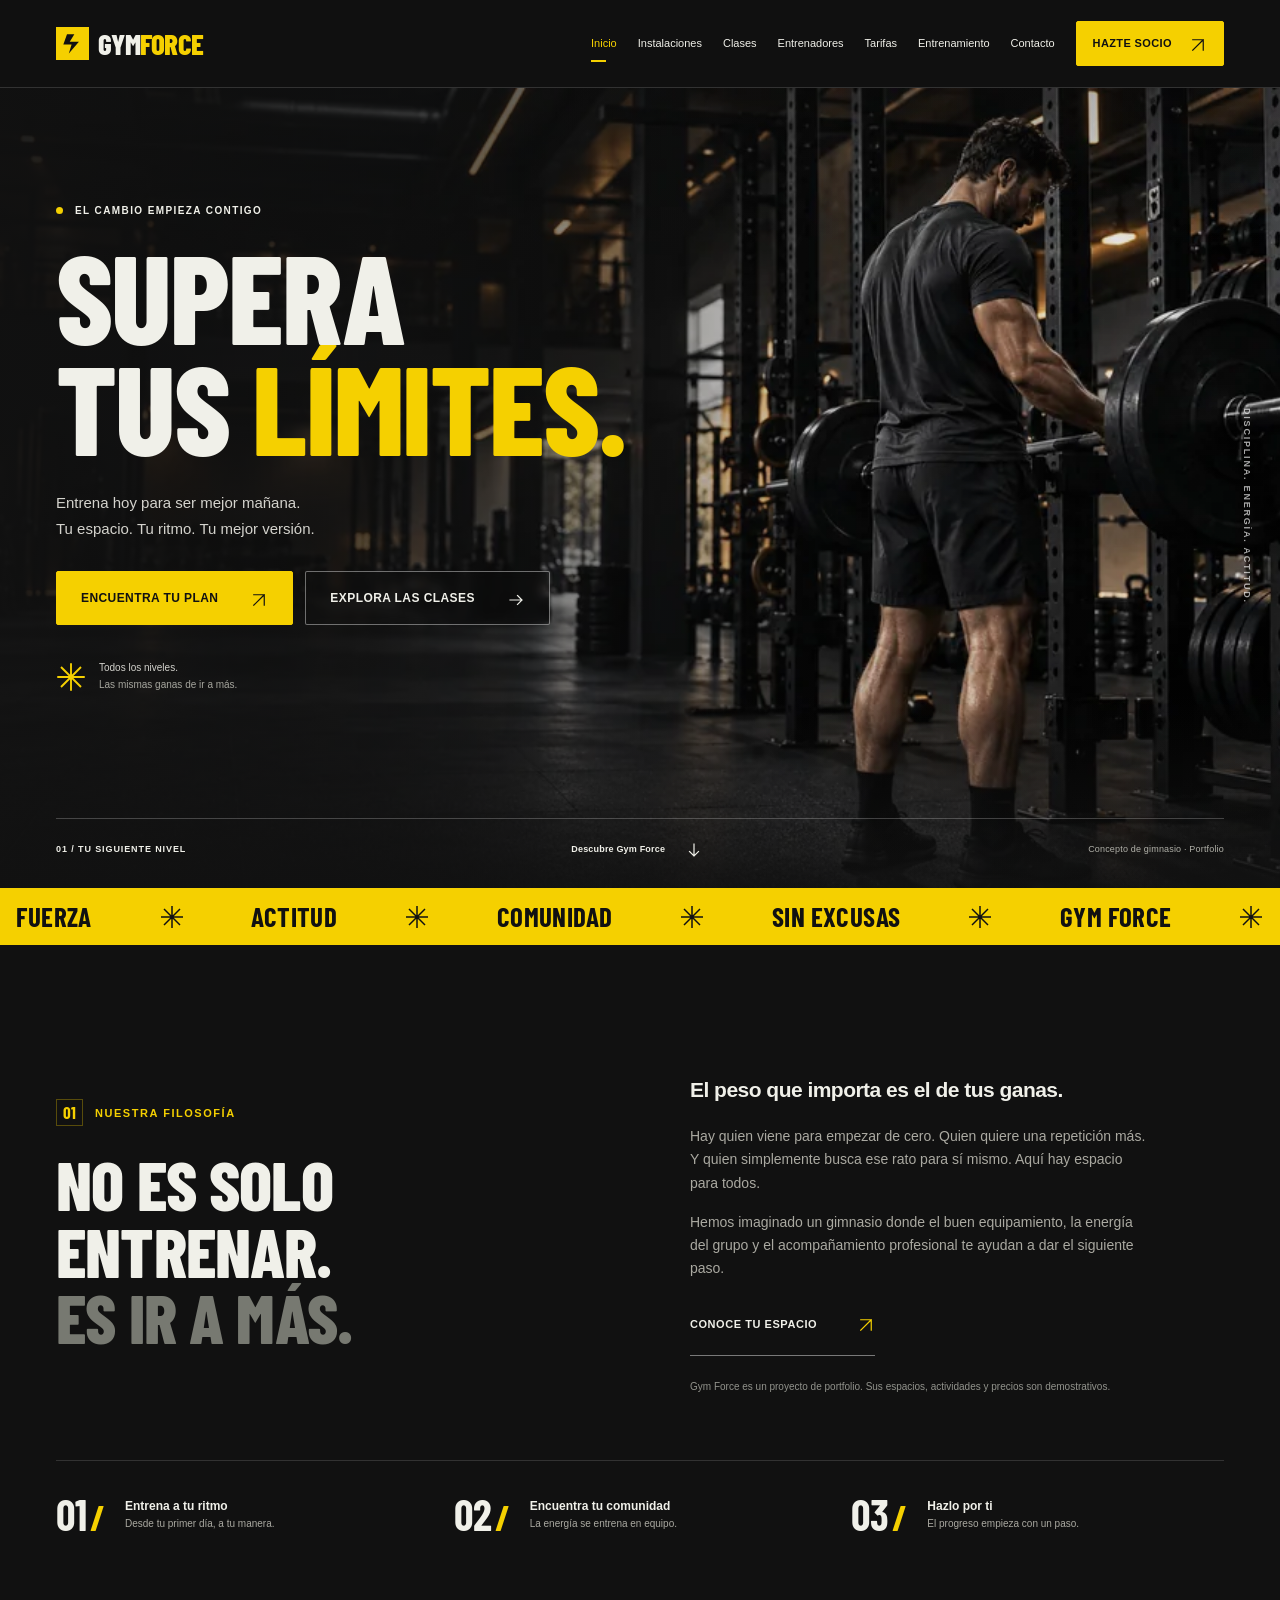
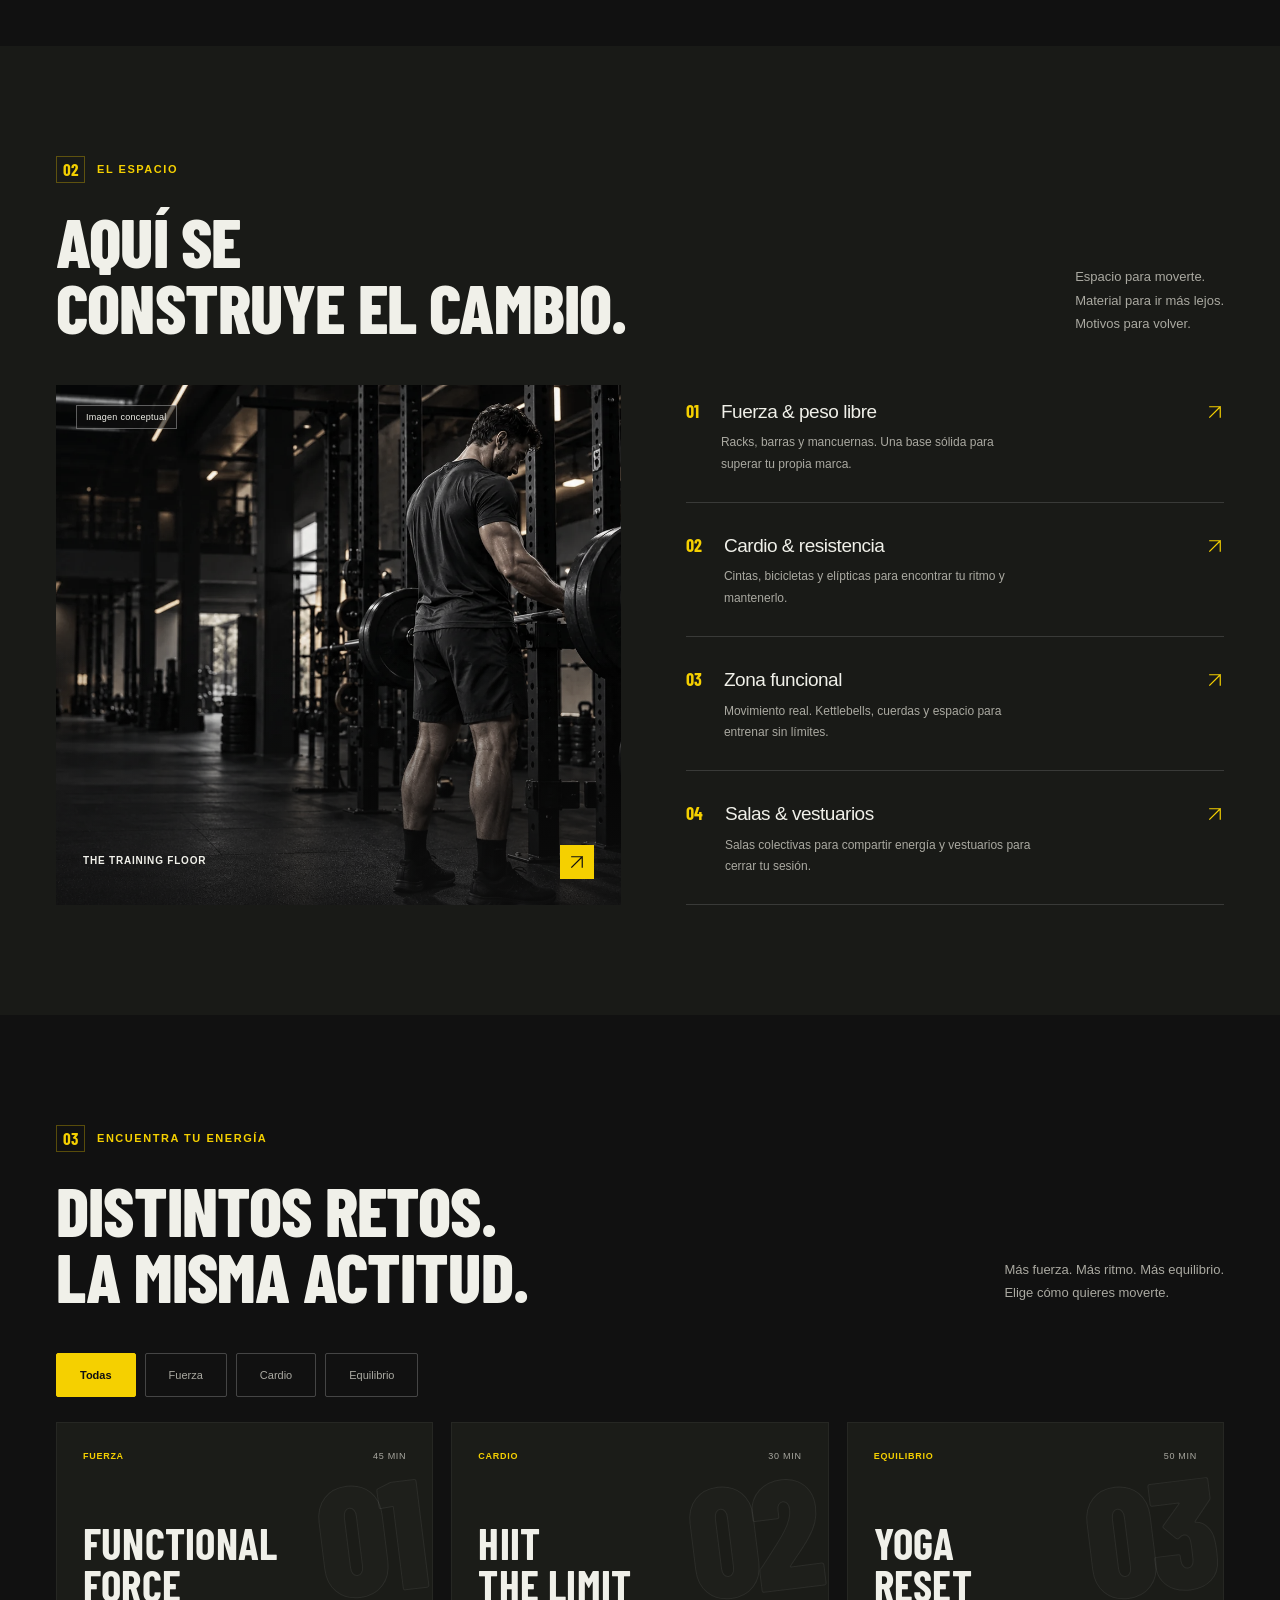
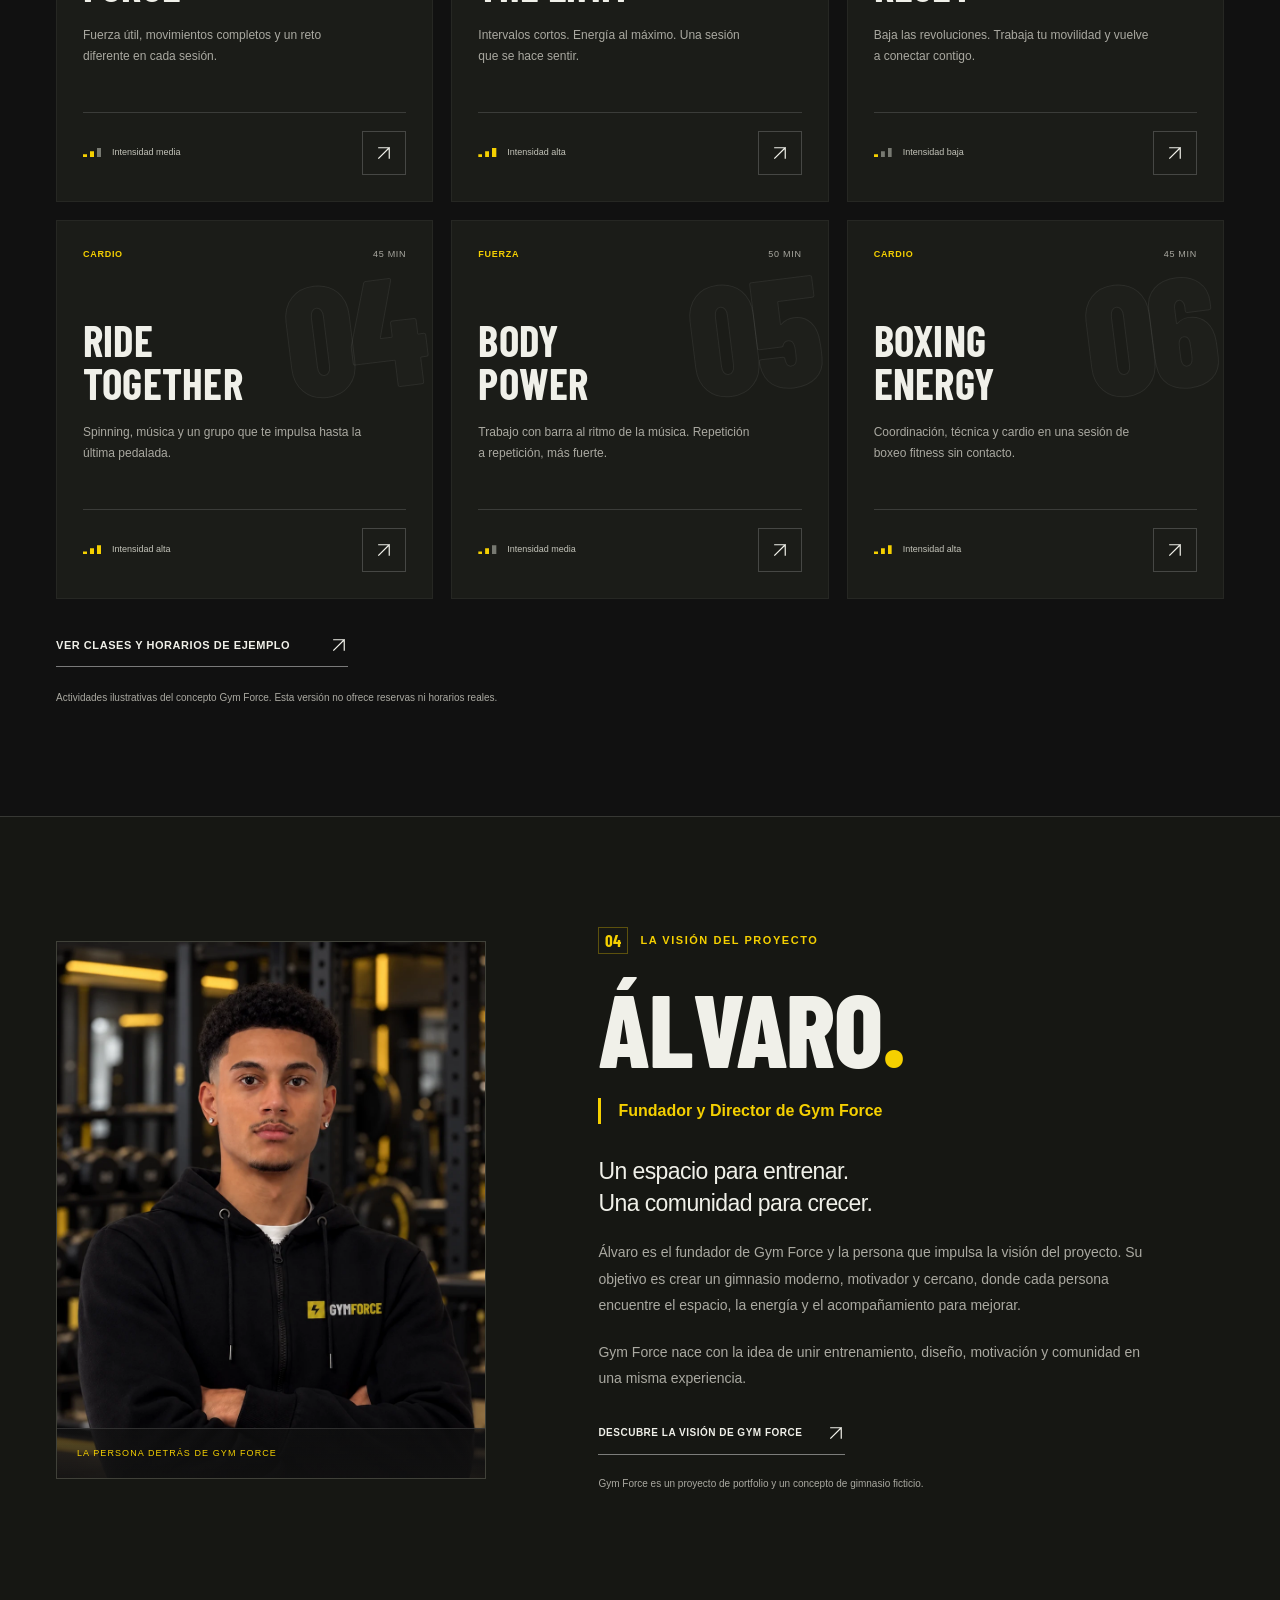
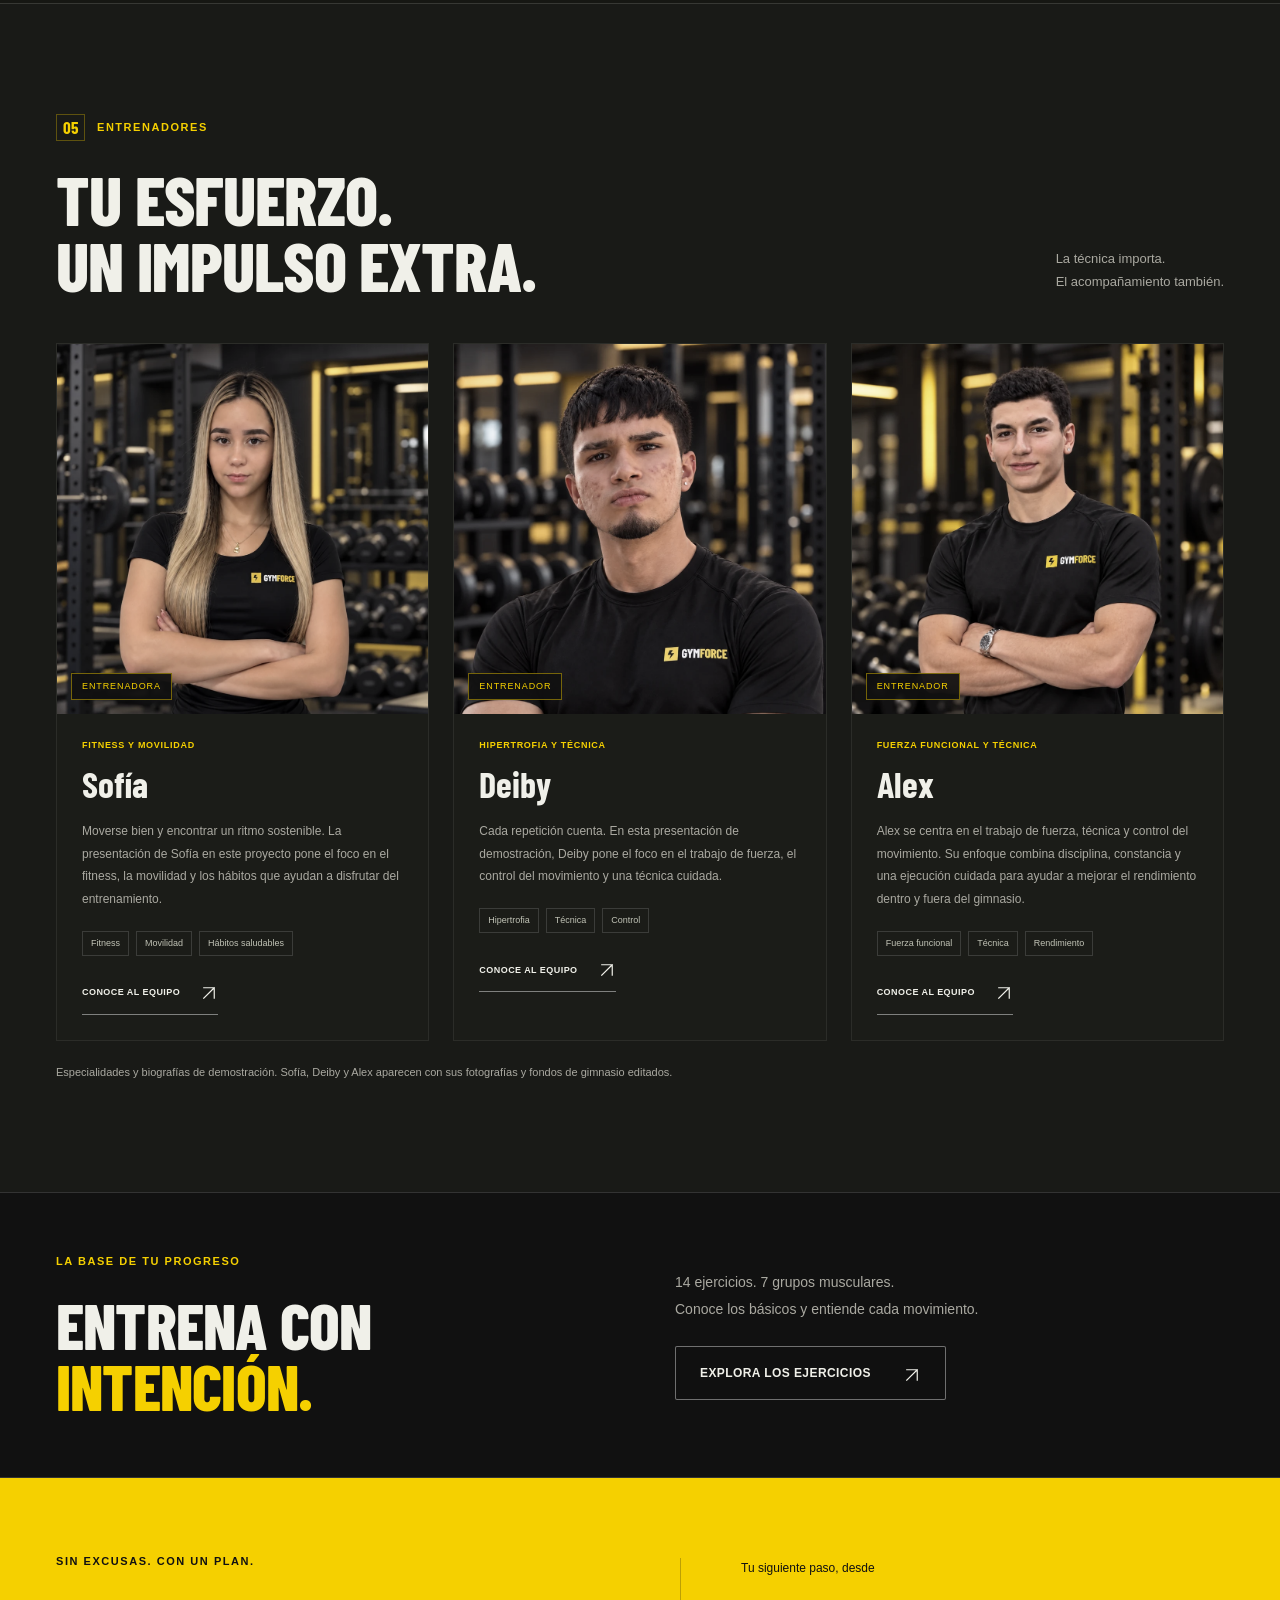
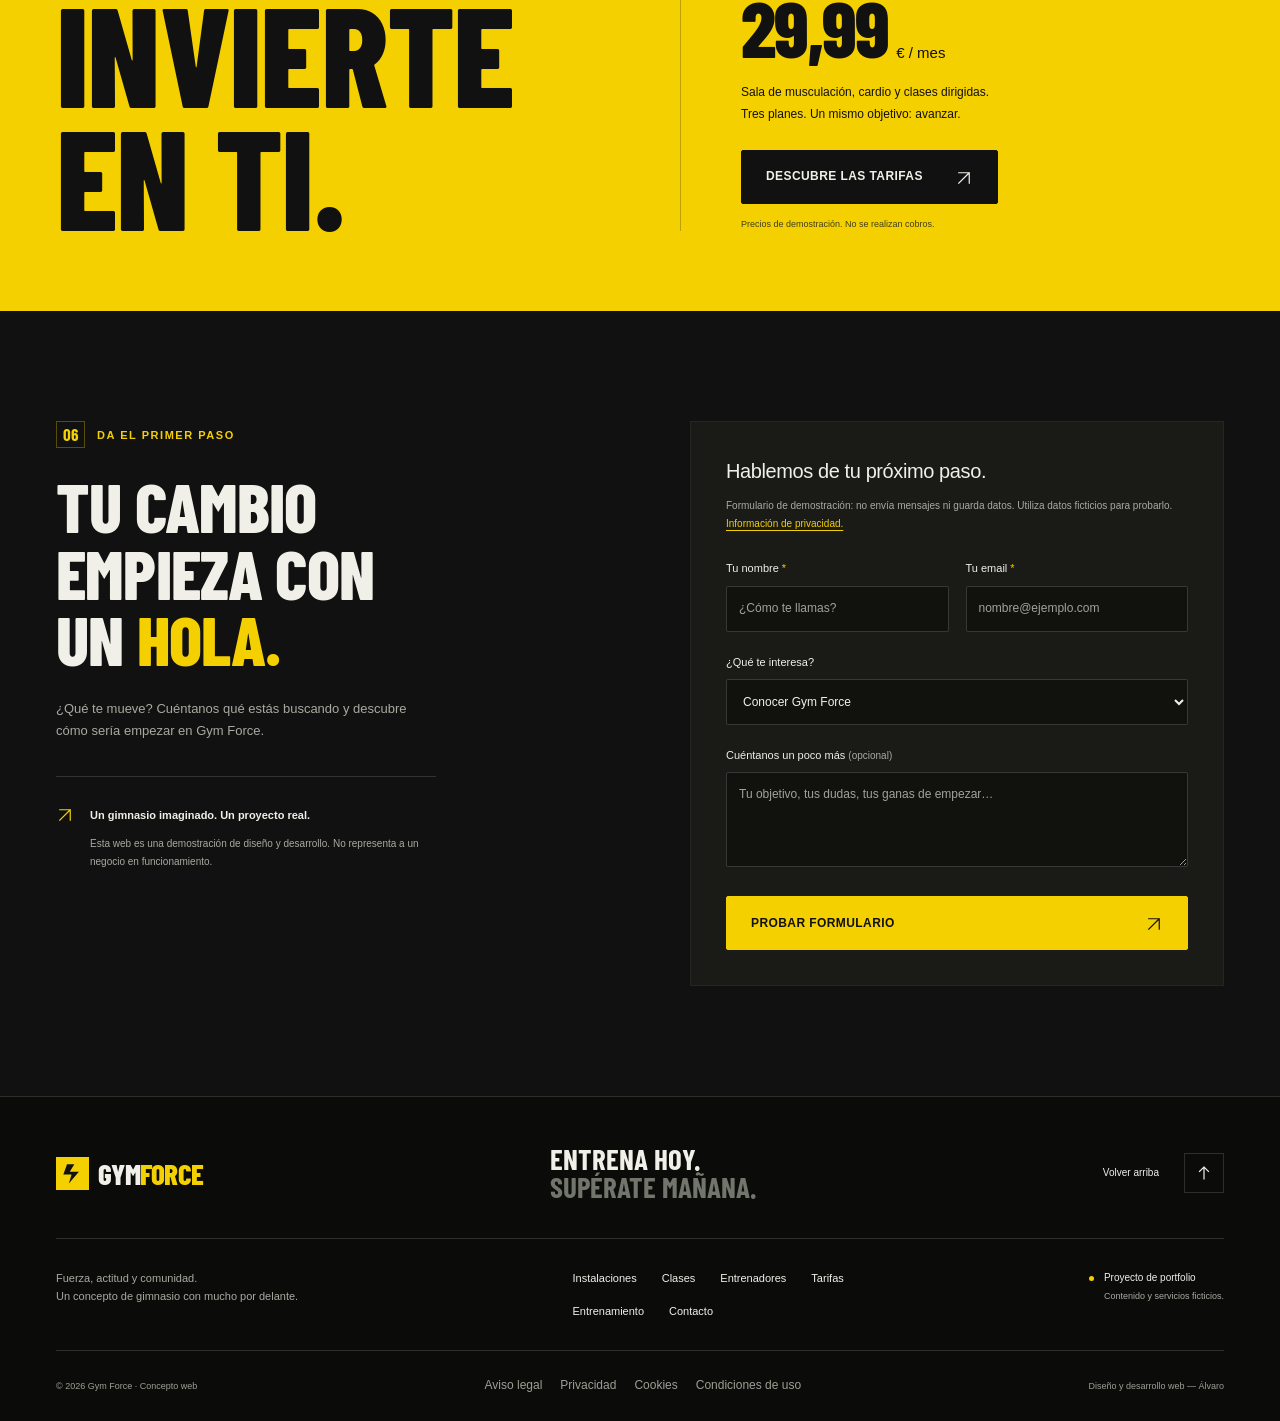
<file: index.html>
<!doctype html>
<html lang="es">
  <head>
    <meta charset="utf-8" />
    <meta name="viewport" content="width=device-width, initial-scale=1" />
    <meta
      name="description"
      content="Gym Force: un concepto de gimnasio urbano donde la fuerza, la comunidad y las ganas de superarte se encuentran. Proyecto de portfolio de Álvaro."
    />
    <meta name="theme-color" content="#111111" />
    <title>GYM FORCE — Supera tus límites</title>
    <link rel="icon" href="img/favicon.svg" type="image/svg+xml" />
    <link
      rel="preload"
      href="fonts/barlow-condensed-800.woff2"
      as="font"
      type="font/woff2"
      crossorigin
    />
    <link
      rel="preload"
      href="img/gym-force-hero.webp"
      as="image"
      type="image/webp"
      media="(min-width: 601px)"
    />
    <link rel="stylesheet" href="css/estilos.css" />
    <script src="js/main.js" defer></script>
  </head>
  <body>
    <a class="skip-link" href="#contenido">Saltar al contenido</a>
    <header class="site-header">
      <div class="container header-inner">
        <a class="brand" href="index.html" aria-label="Gym Force, inicio"
          ><svg class="brand-symbol" viewBox="0 0 36 36" aria-hidden="true">
            <path d="M12 8h8l-5 8h10L14 29l3-10H8z" /></svg
          ><span>GYM<span class="brand-accent">FORCE</span></span></a
        >
        <button
          class="menu-toggle"
          type="button"
          aria-controls="navegacion"
          aria-expanded="false"
        >
          <span class="menu-label">Menú</span
          ><span class="menu-icon" aria-hidden="true"></span>
        </button>
        <nav class="main-nav" id="navegacion" aria-label="Navegación principal">
          <a href="index.html" aria-current="page">Inicio</a
          ><a href="instalaciones.html">Instalaciones</a
          ><a href="clases.html">Clases</a
          ><a href="entrenadores.html">Entrenadores</a
          ><a href="tarifas.html">Tarifas</a
          ><a href="entrenamiento.html">Entrenamiento</a
          ><a href="contacto.html">Contacto</a
          ><a class="button button-small nav-cta" href="tarifas.html"
            >Hazte socio
            <span aria-hidden="true"
              ><svg class="icon" viewBox="0 0 24 24" aria-hidden="true">
                <path d="M5 19 19 5M5 5h14v14" /></svg></span
          ></a>
        </nav>
      </div>
    </header>
    <main id="contenido">
      <section class="hero" aria-labelledby="hero-title">
        <picture class="hero-picture" data-photo-placeholder="true"
          ><source
            media="(max-width: 600px)"
            srcset="img/gym-force-hero-mobile.webp" />
          <img
            src="img/gym-force-hero.webp"
            width="1672"
            height="941"
            alt="Atleta preparándose para levantar una barra en un gimnasio de estética industrial"
            fetchpriority="high"
        /></picture>
        <div class="hero-shade"></div>
        <div class="container hero-content">
          <p class="eyebrow">
            <span class="status-dot" aria-hidden="true"></span> El cambio
            empieza contigo
          </p>
          <h1 id="hero-title">SUPERA<br />TUS <span>LÍMITES.</span></h1>
          <p class="hero-description">
            Entrena hoy para ser mejor mañana.<br />Tu espacio. Tu ritmo. Tu
            mejor versión.
          </p>
          <div class="hero-actions">
            <a class="button" href="tarifas.html"
              >Encuentra tu plan
              <span aria-hidden="true"
                ><svg class="icon" viewBox="0 0 24 24" aria-hidden="true">
                  <path d="M5 19 19 5M5 5h14v14" /></svg></span></a
            ><a class="button button-outline" href="clases.html"
              >Explora las clases
              <span aria-hidden="true"
                ><svg class="icon" viewBox="0 0 24 24" aria-hidden="true">
                  <path d="M4 12h16m-6-6 6 6-6 6" /></svg></span
            ></a>
          </div>
          <div class="hero-footnote">
            <span class="tiny-cross" aria-hidden="true"
              ><svg class="star" viewBox="0 0 24 24" aria-hidden="true">
                <path d="M12 1v22M1 12h22M4 4l16 16M4 20 20 4" /></svg></span
            ><span
              >Todos los niveles.<br /><strong
                >Las mismas ganas de ir a más.</strong
              ></span
            >
          </div>
        </div>
        <div class="hero-side-label" aria-hidden="true">
          DISCIPLINA. ENERGÍA. ACTITUD.
        </div>
        <div class="hero-bottom container">
          <span>01 / TU SIGUIENTE NIVEL</span
          ><a href="#filosofia"
            >Descubre Gym Force
            <span aria-hidden="true"
              ><svg class="icon" viewBox="0 0 24 24" aria-hidden="true">
                <path d="M12 4v16m-6-6 6 6 6-6" /></svg></span></a
          ><span class="demo-label">Concepto de gimnasio · Portfolio</span>
        </div>
      </section>
      <div class="manifesto-strip" aria-hidden="true">
        <div>
          FUERZA
          <span
            ><svg class="star" viewBox="0 0 24 24" aria-hidden="true">
              <path d="M12 1v22M1 12h22M4 4l16 16M4 20 20 4" /></svg
          ></span>
          ACTITUD
          <span
            ><svg class="star" viewBox="0 0 24 24" aria-hidden="true">
              <path d="M12 1v22M1 12h22M4 4l16 16M4 20 20 4" /></svg
          ></span>
          COMUNIDAD
          <span
            ><svg class="star" viewBox="0 0 24 24" aria-hidden="true">
              <path d="M12 1v22M1 12h22M4 4l16 16M4 20 20 4" /></svg
          ></span>
          SIN EXCUSAS
          <span
            ><svg class="star" viewBox="0 0 24 24" aria-hidden="true">
              <path d="M12 1v22M1 12h22M4 4l16 16M4 20 20 4" /></svg
          ></span>
          GYM FORCE
          <span
            ><svg class="star" viewBox="0 0 24 24" aria-hidden="true">
              <path d="M12 1v22M1 12h22M4 4l16 16M4 20 20 4" /></svg
          ></span>
        </div>
      </div>
      <section
        class="section intro-section"
        id="filosofia"
        aria-labelledby="intro-title"
      >
        <div class="container intro-grid">
          <div>
            <p class="eyebrow section-eyebrow">
              <span class="section-number">01</span> Nuestra filosofía
            </p>
            <h2 id="intro-title">
              NO ES SOLO<br />ENTRENAR.<br /><span class="text-muted"
                >ES IR A MÁS.</span
              >
            </h2>
          </div>
          <div class="intro-copy">
            <p class="lead">El peso que importa es el de tus ganas.</p>
            <p>
              Hay quien viene para empezar de cero. Quien quiere una repetición
              más. Y quien simplemente busca ese rato para sí mismo. Aquí hay
              espacio para todos.
            </p>
            <p>
              Hemos imaginado un gimnasio donde el buen equipamiento, la energía
              del grupo y el acompañamiento profesional te ayudan a dar el
              siguiente paso.
            </p>
            <a class="text-link" href="#instalaciones"
              >Conoce tu espacio
              <span aria-hidden="true"
                ><svg class="icon" viewBox="0 0 24 24" aria-hidden="true">
                  <path d="M5 19 19 5M5 5h14v14" /></svg></span
            ></a>
            <p class="context-note">
              Gym Force es un proyecto de portfolio. Sus espacios, actividades y
              precios son demostrativos.
            </p>
          </div>
        </div>
        <div class="container values-row">
          <div>
            <strong>01<span>/</span></strong>
            <p>
              Entrena a tu ritmo<small>Desde tu primer día, a tu manera.</small>
            </p>
          </div>
          <div>
            <strong>02<span>/</span></strong>
            <p>
              Encuentra tu comunidad<small
                >La energía se entrena en equipo.</small
              >
            </p>
          </div>
          <div>
            <strong>03<span>/</span></strong>
            <p>Hazlo por ti<small>El progreso empieza con un paso.</small></p>
          </div>
        </div>
      </section>
      <section
        class="section spaces-section"
        id="instalaciones"
        aria-labelledby="spaces-title"
      >
        <div class="container">
          <div class="section-heading">
            <div>
              <p class="eyebrow section-eyebrow">
                <span class="section-number">02</span> El espacio
              </p>
              <h2 id="spaces-title">AQUÍ SE<br />CONSTRUYE EL CAMBIO.</h2>
            </div>
            <p>
              Espacio para moverte.<br />Material para ir más lejos.<br />Motivos
              para volver.
            </p>
          </div>
          <div class="spaces-layout">
            <div class="space-photo" data-photo-placeholder="true">
              <img
                src="img/gym-force-hero.webp"
                alt="Concepto visual de la zona de fuerza: barras, discos y estructuras de entrenamiento"
                width="1672"
                height="941"
                loading="lazy"
              />
              <div class="image-caption">
                <span>THE TRAINING FLOOR</span
                ><span aria-hidden="true"
                  ><svg class="icon" viewBox="0 0 24 24" aria-hidden="true">
                    <path d="M5 19 19 5M5 5h14v14" /></svg
                ></span>
              </div>
              <span class="image-tag">Imagen conceptual</span>
            </div>
            <div class="space-list">
              <article>
                <span class="space-index">01</span>
                <div>
                  <h3>Fuerza & peso libre</h3>
                  <p>
                    Racks, barras y mancuernas. Una base sólida para superar tu
                    propia marca.
                  </p>
                </div>
                <span class="space-mark" aria-hidden="true"
                  ><svg class="icon" viewBox="0 0 24 24" aria-hidden="true">
                    <path d="M5 19 19 5M5 5h14v14" /></svg
                ></span>
              </article>
              <article>
                <span class="space-index">02</span>
                <div>
                  <h3>Cardio & resistencia</h3>
                  <p>
                    Cintas, bicicletas y elípticas para encontrar tu ritmo y
                    mantenerlo.
                  </p>
                </div>
                <span class="space-mark" aria-hidden="true"
                  ><svg class="icon" viewBox="0 0 24 24" aria-hidden="true">
                    <path d="M5 19 19 5M5 5h14v14" /></svg
                ></span>
              </article>
              <article>
                <span class="space-index">03</span>
                <div>
                  <h3>Zona funcional</h3>
                  <p>
                    Movimiento real. Kettlebells, cuerdas y espacio para
                    entrenar sin límites.
                  </p>
                </div>
                <span class="space-mark" aria-hidden="true"
                  ><svg class="icon" viewBox="0 0 24 24" aria-hidden="true">
                    <path d="M5 19 19 5M5 5h14v14" /></svg
                ></span>
              </article>
              <article>
                <span class="space-index">04</span>
                <div>
                  <h3>Salas & vestuarios</h3>
                  <p>
                    Salas colectivas para compartir energía y vestuarios para
                    cerrar tu sesión.
                  </p>
                </div>
                <span class="space-mark" aria-hidden="true"
                  ><svg class="icon" viewBox="0 0 24 24" aria-hidden="true">
                    <path d="M5 19 19 5M5 5h14v14" /></svg
                ></span>
              </article>
            </div>
          </div>
        </div>
      </section>
      <section
        class="section classes-section"
        id="clases"
        aria-labelledby="classes-title"
      >
        <div class="container">
          <div class="section-heading">
            <div>
              <p class="eyebrow section-eyebrow">
                <span class="section-number">03</span> Encuentra tu energía
              </p>
              <h2 id="classes-title">
                DISTINTOS RETOS.<br />LA MISMA ACTITUD.
              </h2>
            </div>
            <p>
              Más fuerza. Más ritmo. Más equilibrio.<br />Elige cómo quieres
              moverte.
            </p>
          </div>
          <div
            class="filter-bar"
            role="group"
            aria-label="Filtrar clases por objetivo"
          >
            <button
              type="button"
              class="filter-button is-active"
              data-class-filter="all"
              aria-pressed="true"
            >
              Todas</button
            ><button
              type="button"
              class="filter-button"
              data-class-filter="strength"
              aria-pressed="false"
            >
              Fuerza</button
            ><button
              type="button"
              class="filter-button"
              data-class-filter="cardio"
              aria-pressed="false"
            >
              Cardio</button
            ><button
              type="button"
              class="filter-button"
              data-class-filter="balance"
              aria-pressed="false"
            >
              Equilibrio
            </button>
          </div>
          <p class="sr-only" id="class-status" role="status" aria-live="polite">
            6 clases disponibles.
          </p>
          <div class="class-grid">
            <article class="class-card" data-class-category="strength">
              <div class="class-card-top">
                <span class="class-category">FUERZA</span
                ><span class="class-duration">45 MIN</span>
              </div>
              <span class="class-art" aria-hidden="true">01</span>
              <h3>FUNCTIONAL<br />FORCE</h3>
              <p>
                Fuerza útil, movimientos completos y un reto diferente en cada
                sesión.
              </p>
              <div class="class-meta">
                <span
                  ><i class="intensity intensity-medium" aria-hidden="true"></i
                  >Intensidad media</span
                ><a
                  href="#contacto"
                  class="class-link"
                  aria-label="Consultar sobre Functional Force"
                  ><svg class="icon" viewBox="0 0 24 24" aria-hidden="true">
                    <path d="M5 19 19 5M5 5h14v14" /></svg
                ></a>
              </div>
            </article>
            <article class="class-card" data-class-category="cardio">
              <div class="class-card-top">
                <span class="class-category">CARDIO</span
                ><span class="class-duration">30 MIN</span>
              </div>
              <span class="class-art" aria-hidden="true">02</span>
              <h3>HIIT<br />THE LIMIT</h3>
              <p>
                Intervalos cortos. Energía al máximo. Una sesión que se hace
                sentir.
              </p>
              <div class="class-meta">
                <span
                  ><i class="intensity intensity-high" aria-hidden="true"></i
                  >Intensidad alta</span
                ><a
                  href="#contacto"
                  class="class-link"
                  aria-label="Consultar sobre HIIT The Limit"
                  ><svg class="icon" viewBox="0 0 24 24" aria-hidden="true">
                    <path d="M5 19 19 5M5 5h14v14" /></svg
                ></a>
              </div>
            </article>
            <article class="class-card" data-class-category="balance">
              <div class="class-card-top">
                <span class="class-category">EQUILIBRIO</span
                ><span class="class-duration">50 MIN</span>
              </div>
              <span class="class-art" aria-hidden="true">03</span>
              <h3>YOGA<br />RESET</h3>
              <p>
                Baja las revoluciones. Trabaja tu movilidad y vuelve a conectar
                contigo.
              </p>
              <div class="class-meta">
                <span
                  ><i class="intensity intensity-low" aria-hidden="true"></i
                  >Intensidad baja</span
                ><a
                  href="#contacto"
                  class="class-link"
                  aria-label="Consultar sobre Yoga Reset"
                  ><svg class="icon" viewBox="0 0 24 24" aria-hidden="true">
                    <path d="M5 19 19 5M5 5h14v14" /></svg
                ></a>
              </div>
            </article>
            <article class="class-card" data-class-category="cardio">
              <div class="class-card-top">
                <span class="class-category">CARDIO</span
                ><span class="class-duration">45 MIN</span>
              </div>
              <span class="class-art" aria-hidden="true">04</span>
              <h3>RIDE<br />TOGETHER</h3>
              <p>
                Spinning, música y un grupo que te impulsa hasta la última
                pedalada.
              </p>
              <div class="class-meta">
                <span
                  ><i class="intensity intensity-high" aria-hidden="true"></i
                  >Intensidad alta</span
                ><a
                  href="#contacto"
                  class="class-link"
                  aria-label="Consultar sobre Ride Together"
                  ><svg class="icon" viewBox="0 0 24 24" aria-hidden="true">
                    <path d="M5 19 19 5M5 5h14v14" /></svg
                ></a>
              </div>
            </article>
            <article class="class-card" data-class-category="strength">
              <div class="class-card-top">
                <span class="class-category">FUERZA</span
                ><span class="class-duration">50 MIN</span>
              </div>
              <span class="class-art" aria-hidden="true">05</span>
              <h3>BODY<br />POWER</h3>
              <p>
                Trabajo con barra al ritmo de la música. Repetición a
                repetición, más fuerte.
              </p>
              <div class="class-meta">
                <span
                  ><i class="intensity intensity-medium" aria-hidden="true"></i
                  >Intensidad media</span
                ><a
                  href="#contacto"
                  class="class-link"
                  aria-label="Consultar sobre Body Power"
                  ><svg class="icon" viewBox="0 0 24 24" aria-hidden="true">
                    <path d="M5 19 19 5M5 5h14v14" /></svg
                ></a>
              </div>
            </article>
            <article class="class-card" data-class-category="cardio">
              <div class="class-card-top">
                <span class="class-category">CARDIO</span
                ><span class="class-duration">45 MIN</span>
              </div>
              <span class="class-art" aria-hidden="true">06</span>
              <h3>BOXING<br />ENERGY</h3>
              <p>
                Coordinación, técnica y cardio en una sesión de boxeo fitness
                sin contacto.
              </p>
              <div class="class-meta">
                <span
                  ><i class="intensity intensity-high" aria-hidden="true"></i
                  >Intensidad alta</span
                ><a
                  href="#contacto"
                  class="class-link"
                  aria-label="Consultar sobre Boxing Energy"
                  ><svg class="icon" viewBox="0 0 24 24" aria-hidden="true">
                    <path d="M5 19 19 5M5 5h14v14" /></svg
                ></a>
              </div>
            </article>
          </div>
          <a class="text-link catalog-link" href="clases.html"
            >Ver clases y horarios de ejemplo
            <svg class="icon" viewBox="0 0 24 24" aria-hidden="true">
              <path d="M5 19 19 5M5 5h14v14" /></svg
          ></a>
          <p class="context-note">
            Actividades ilustrativas del concepto Gym Force. Esta versión no
            ofrece reservas ni horarios reales.
          </p>
        </div>
      </section>
      <section
        class="section founder-section"
        id="fundador"
        aria-labelledby="founder-title"
      >
        <div class="container founder-grid">
          <figure class="founder-portrait">
            <img
              src="img/personas/alvaro.webp"
              data-photo-slot="alvaro"
              data-photo-target="img/personas/alvaro.webp"
              alt="Álvaro, fundador y director del proyecto Gym Force, con sudadera negra y logotipo"
              width="960"
              height="1200"
              loading="lazy"
            />
            <figcaption>LA PERSONA DETRÁS DE GYM FORCE</figcaption>
          </figure>
          <div class="founder-copy">
            <p class="eyebrow section-eyebrow">
              <span class="section-number">04</span> La visión del proyecto
            </p>
            <h2 class="founder-name" id="founder-title">
              ÁLVARO<span class="text-yellow">.</span>
            </h2>
            <p class="founder-role">Fundador y Director de Gym Force</p>
            <p class="founder-lead">
              Un espacio para entrenar.<br />Una comunidad para crecer.
            </p>
            <p>
              Álvaro es el fundador de Gym Force y la persona que impulsa la
              visión del proyecto. Su objetivo es crear un gimnasio moderno,
              motivador y cercano, donde cada persona encuentre el espacio, la
              energía y el acompañamiento para mejorar.
            </p>
            <p>
              Gym Force nace con la idea de unir entrenamiento, diseño,
              motivación y comunidad en una misma experiencia.
            </p>
            <a class="text-link" href="instalaciones.html"
              >Descubre la visión de Gym Force
              <svg class="icon" viewBox="0 0 24 24" aria-hidden="true">
                <path d="M5 19 19 5M5 5h14v14" /></svg
            ></a>
            <p class="founder-note">
              Gym Force es un proyecto de portfolio y un concepto de gimnasio
              ficticio.
            </p>
          </div>
        </div>
      </section>
      <section
        class="section team-section"
        id="equipo"
        aria-labelledby="team-title"
      >
        <div class="container">
          <div class="section-heading">
            <div>
              <p class="eyebrow section-eyebrow">
                <span class="section-number">05</span> Entrenadores
              </p>
              <h2 id="team-title">TU ESFUERZO.<br />UN IMPULSO EXTRA.</h2>
            </div>
            <p>La técnica importa.<br />El acompañamiento también.</p>
          </div>
          <div class="coach-grid">
            <article class="coach-card">
              <div class="coach-photo" style="--portrait-position: center top">
                <img
                  src="img/personas/sofia.webp"
                  data-photo-slot="sofia"
                  data-photo-target="img/personas/sofia.webp"
                  alt="Sofía con camiseta Gym Force y brazos cruzados, con fondo de gimnasio editado"
                  width="960"
                  height="1200"
                  loading="lazy"
                /><span class="coach-position">Entrenadora</span>
              </div>
              <div class="coach-copy">
                <p class="eyebrow">Fitness y movilidad</p>
                <h3>Sofía</h3>
                <p>
                  Moverse bien y encontrar un ritmo sostenible. La presentación
                  de Sofía en este proyecto pone el foco en el fitness, la
                  movilidad y los hábitos que ayudan a disfrutar del
                  entrenamiento.
                </p>
                <div class="coach-tags">
                  <span>Fitness</span><span>Movilidad</span
                  ><span>Hábitos saludables</span>
                </div>
                <a class="text-link" href="entrenadores.html"
                  >Conoce al equipo
                  <svg class="icon" viewBox="0 0 24 24" aria-hidden="true">
                    <path d="M5 19 19 5M5 5h14v14" /></svg
                ></a>
              </div>
            </article>
            <article class="coach-card">
              <div class="coach-photo" style="--portrait-position: center top">
                <img
                  src="img/personas/deiby.webp"
                  data-photo-slot="deiby"
                  data-photo-target="img/personas/deiby.webp"
                  alt="Deiby con camiseta Gym Force y brazos cruzados, con fondo de gimnasio editado"
                  width="960"
                  height="1200"
                  loading="lazy"
                /><span class="coach-position">Entrenador</span>
              </div>
              <div class="coach-copy">
                <p class="eyebrow">Hipertrofia y técnica</p>
                <h3>Deiby</h3>
                <p>
                  Cada repetición cuenta. En esta presentación de demostración,
                  Deiby pone el foco en el trabajo de fuerza, el control del
                  movimiento y una técnica cuidada.
                </p>
                <div class="coach-tags">
                  <span>Hipertrofia</span><span>Técnica</span
                  ><span>Control</span>
                </div>
                <a class="text-link" href="entrenadores.html"
                  >Conoce al equipo
                  <svg class="icon" viewBox="0 0 24 24" aria-hidden="true">
                    <path d="M5 19 19 5M5 5h14v14" /></svg
                ></a>
              </div>
            </article>
            <article class="coach-card">
              <div class="coach-photo" style="--portrait-position: center top">
                <img
                  src="img/personas/alex.webp"
                  data-photo-slot="alex"
                  data-photo-target="img/personas/alex.webp"
                  alt="Alex con camiseta Gym Force, brazos cruzados y fondo de gimnasio editado"
                  width="960"
                  height="1200"
                  loading="lazy"
                /><span class="coach-position">Entrenador</span>
              </div>
              <div class="coach-copy">
                <p class="eyebrow">Fuerza funcional y técnica</p>
                <h3>Alex</h3>
                <p>
                  Alex se centra en el trabajo de fuerza, técnica y control del
                  movimiento. Su enfoque combina disciplina, constancia y una
                  ejecución cuidada para ayudar a mejorar el rendimiento dentro
                  y fuera del gimnasio.
                </p>
                <div class="coach-tags">
                  <span>Fuerza funcional</span><span>Técnica</span
                  ><span>Rendimiento</span>
                </div>
                <a class="text-link" href="entrenadores.html"
                  >Conoce al equipo
                  <svg class="icon" viewBox="0 0 24 24" aria-hidden="true">
                    <path d="M5 19 19 5M5 5h14v14" /></svg
                ></a>
              </div>
            </article>
          </div>
          <p class="context-note">
            Especialidades y biografías de demostración. Sofía, Deiby y Alex
            aparecen con sus fotografías y fondos de gimnasio editados.
          </p>
        </div>
      </section>
      <section class="training-teaser">
        <div class="container">
          <div>
            <p class="eyebrow section-eyebrow">La base de tu progreso</p>
            <h2>
              ENTRENA CON<br /><span class="text-yellow">INTENCIÓN.</span>
            </h2>
          </div>
          <div>
            <p>
              14 ejercicios. 7 grupos musculares.<br />Conoce los básicos y
              entiende cada movimiento.
            </p>
            <a class="button button-outline" href="entrenamiento.html"
              >Explora los ejercicios
              <span aria-hidden="true"
                ><svg class="icon" viewBox="0 0 24 24" aria-hidden="true">
                  <path d="M5 19 19 5M5 5h14v14" /></svg></span
            ></a>
          </div>
        </div>
      </section>
      <section class="plans-teaser" aria-labelledby="plans-title">
        <div class="container plans-teaser-grid">
          <div>
            <p class="eyebrow">Sin excusas. Con un plan.</p>
            <h2 id="plans-title">INVIERTE<br />EN TI.</h2>
          </div>
          <div class="teaser-offer">
            <p>Tu siguiente paso, desde</p>
            <p class="teaser-price">29,99<span>€ / mes</span></p>
            <p>
              Sala de musculación, cardio y clases dirigidas.<br />Tres planes.
              Un mismo objetivo: avanzar.
            </p>
            <a class="button button-dark" href="tarifas.html"
              >Descubre las tarifas
              <span aria-hidden="true"
                ><svg class="icon" viewBox="0 0 24 24" aria-hidden="true">
                  <path d="M5 19 19 5M5 5h14v14" /></svg></span></a
            ><span class="teaser-note"
              >Precios de demostración. No se realizan cobros.</span
            >
          </div>
        </div>
      </section>
      <section
        class="section contact-section"
        id="contacto"
        aria-labelledby="contact-title"
      >
        <div class="container contact-grid">
          <div>
            <p class="eyebrow section-eyebrow">
              <span class="section-number">06</span> Da el primer paso
            </p>
            <h2 id="contact-title">
              TU CAMBIO<br />EMPIEZA CON<br />UN
              <span class="text-yellow">HOLA.</span>
            </h2>
            <p>
              ¿Qué te mueve? Cuéntanos qué estás buscando y descubre cómo sería
              empezar en Gym Force.
            </p>
            <div class="contact-demo">
              <span aria-hidden="true"
                ><svg class="icon" viewBox="0 0 24 24" aria-hidden="true">
                  <path d="M5 19 19 5M5 5h14v14" /></svg
              ></span>
              <div>
                <strong>Un gimnasio imaginado. Un proyecto real.</strong>
                <p>
                  Esta web es una demostración de diseño y desarrollo. No
                  representa a un negocio en funcionamiento.
                </p>
              </div>
            </div>
          </div>
          <form
            class="contact-form"
            id="contact-form"
            aria-describedby="form-notice"
            action="#contacto"
            method="get"
          >
            <h3>Hablemos de tu próximo paso.</h3>
            <p id="form-notice" class="form-notice">
              Formulario de demostración: no envía mensajes ni guarda datos.
              Utiliza datos ficticios para probarlo.
              <a href="legal.html#privacidad">Información de privacidad.</a>
            </p>
            <div class="form-row">
              <div class="field">
                <label for="nombre"
                  >Tu nombre <span aria-hidden="true">*</span></label
                ><input
                  id="nombre"
                  type="text"
                  autocomplete="off"
                  placeholder="¿Cómo te llamas?"
                  maxlength="70"
                  required
                />
              </div>
              <div class="field">
                <label for="correo"
                  >Tu email <span aria-hidden="true">*</span></label
                ><input
                  id="correo"
                  type="email"
                  autocomplete="off"
                  placeholder="nombre@ejemplo.com"
                  maxlength="150"
                  required
                />
              </div>
            </div>
            <div class="field">
              <label for="interes">¿Qué te interesa?</label
              ><select id="interes">
                <option value="visita">Conocer Gym Force</option>
                <option value="mensual">Plan mensual — 29,99 €</option>
                <option value="trimestral">Plan trimestral — 79,99 €</option>
                <option value="anual">Plan anual — 249,99 €</option>
                <option value="clases">Las clases</option>
              </select>
            </div>
            <div class="field">
              <label for="mensaje"
                >Cuéntanos un poco más
                <span class="optional">(opcional)</span></label
              ><textarea
                id="mensaje"
                rows="3"
                maxlength="1000"
                placeholder="Tu objetivo, tus dudas, tus ganas de empezar…"
              ></textarea>
            </div>
            <button class="button form-submit" type="submit" disabled>
              Probar formulario
              <span aria-hidden="true"
                ><svg class="icon" viewBox="0 0 24 24" aria-hidden="true">
                  <path d="M5 19 19 5M5 5h14v14" /></svg
              ></span>
            </button>
            <p
              class="form-feedback"
              id="form-feedback"
              role="status"
              aria-live="polite"
            ></p>
            <noscript
              ><p class="form-notice">
                Activa JavaScript para probar la validación de este formulario
                demostrativo.
              </p></noscript
            >
          </form>
        </div>
      </section>
    </main>
    <footer class="site-footer" id="pie">
      <div class="container">
        <div class="footer-top">
          <a class="brand" href="index.html" aria-label="Gym Force, inicio"
            ><svg class="brand-symbol" viewBox="0 0 36 36" aria-hidden="true">
              <path d="M12 8h8l-5 8h10L14 29l3-10H8z" /></svg
            ><span>GYM<span class="brand-accent">FORCE</span></span></a
          >
          <p>ENTRENA HOY.<br /><span>SUPÉRATE MAÑANA.</span></p>
          <a class="back-top" href="#contenido"
            >Volver arriba
            <span aria-hidden="true"
              ><svg class="icon" viewBox="0 0 24 24" aria-hidden="true">
                <path d="M12 20V4m-6 6 6-6 6 6" /></svg></span
          ></a>
        </div>
        <div class="footer-middle">
          <p>
            Fuerza, actitud y comunidad.<br />Un concepto de gimnasio con mucho
            por delante.
          </p>
          <nav aria-label="Navegación del pie">
            <a href="instalaciones.html">Instalaciones</a
            ><a href="clases.html">Clases</a
            ><a href="entrenadores.html">Entrenadores</a
            ><a href="tarifas.html">Tarifas</a
            ><a href="entrenamiento.html">Entrenamiento</a
            ><a href="contacto.html">Contacto</a>
          </nav>
          <div class="footer-disclaimer">
            <span class="status-dot" aria-hidden="true"></span>
            <p>
              Proyecto de portfolio<br /><span
                >Contenido y servicios ficticios.</span
              >
            </p>
          </div>
        </div>
        <div class="footer-bottom">
          <span>© <span data-year>2026</span> Gym Force · Concepto web</span>
          <nav class="footer-legal" aria-label="Información legal">
            <a href="legal.html#aviso-legal">Aviso legal</a>
            <a href="legal.html#privacidad">Privacidad</a>
            <a href="legal.html#cookies">Cookies</a>
            <a href="legal.html#condiciones">Condiciones de uso</a>
          </nav>
          <span>Diseño y desarrollo web — Álvaro</span>
        </div>
      </div>
    </footer>
  </body>
</html>
</file>
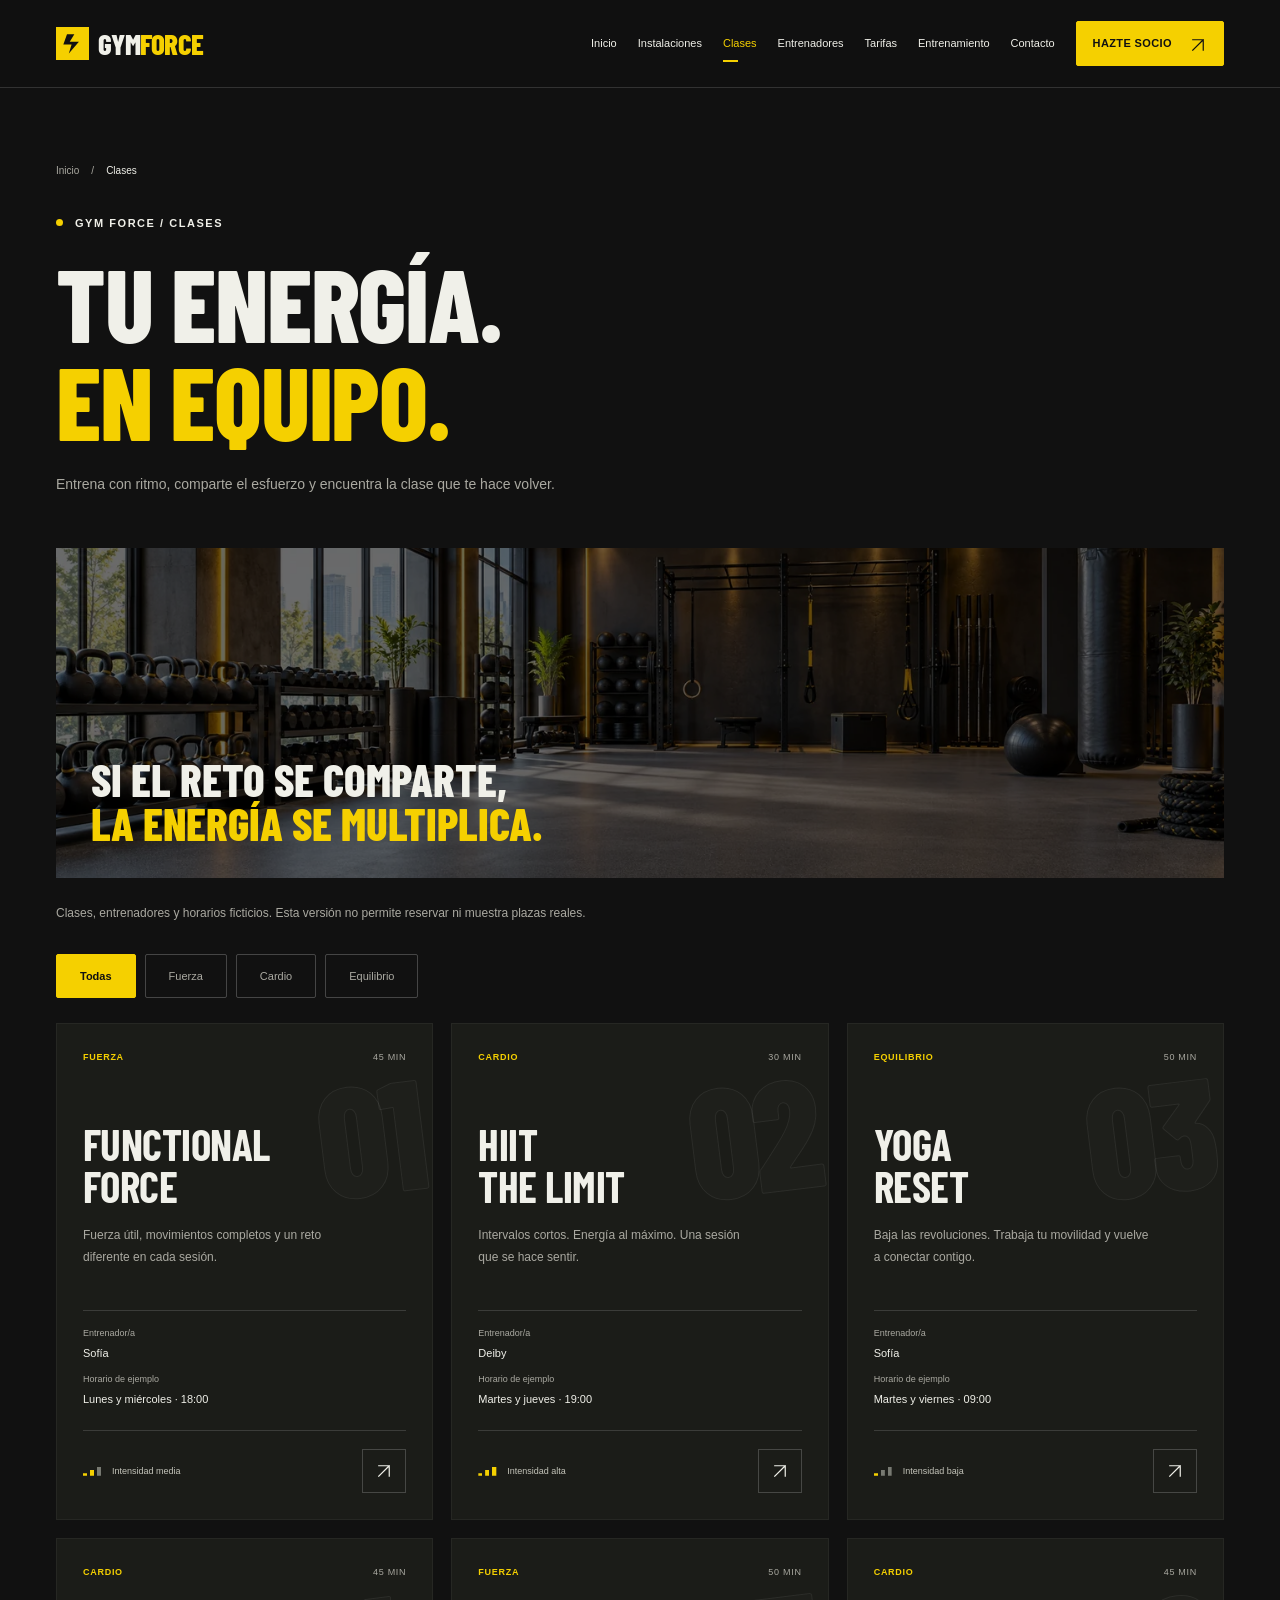
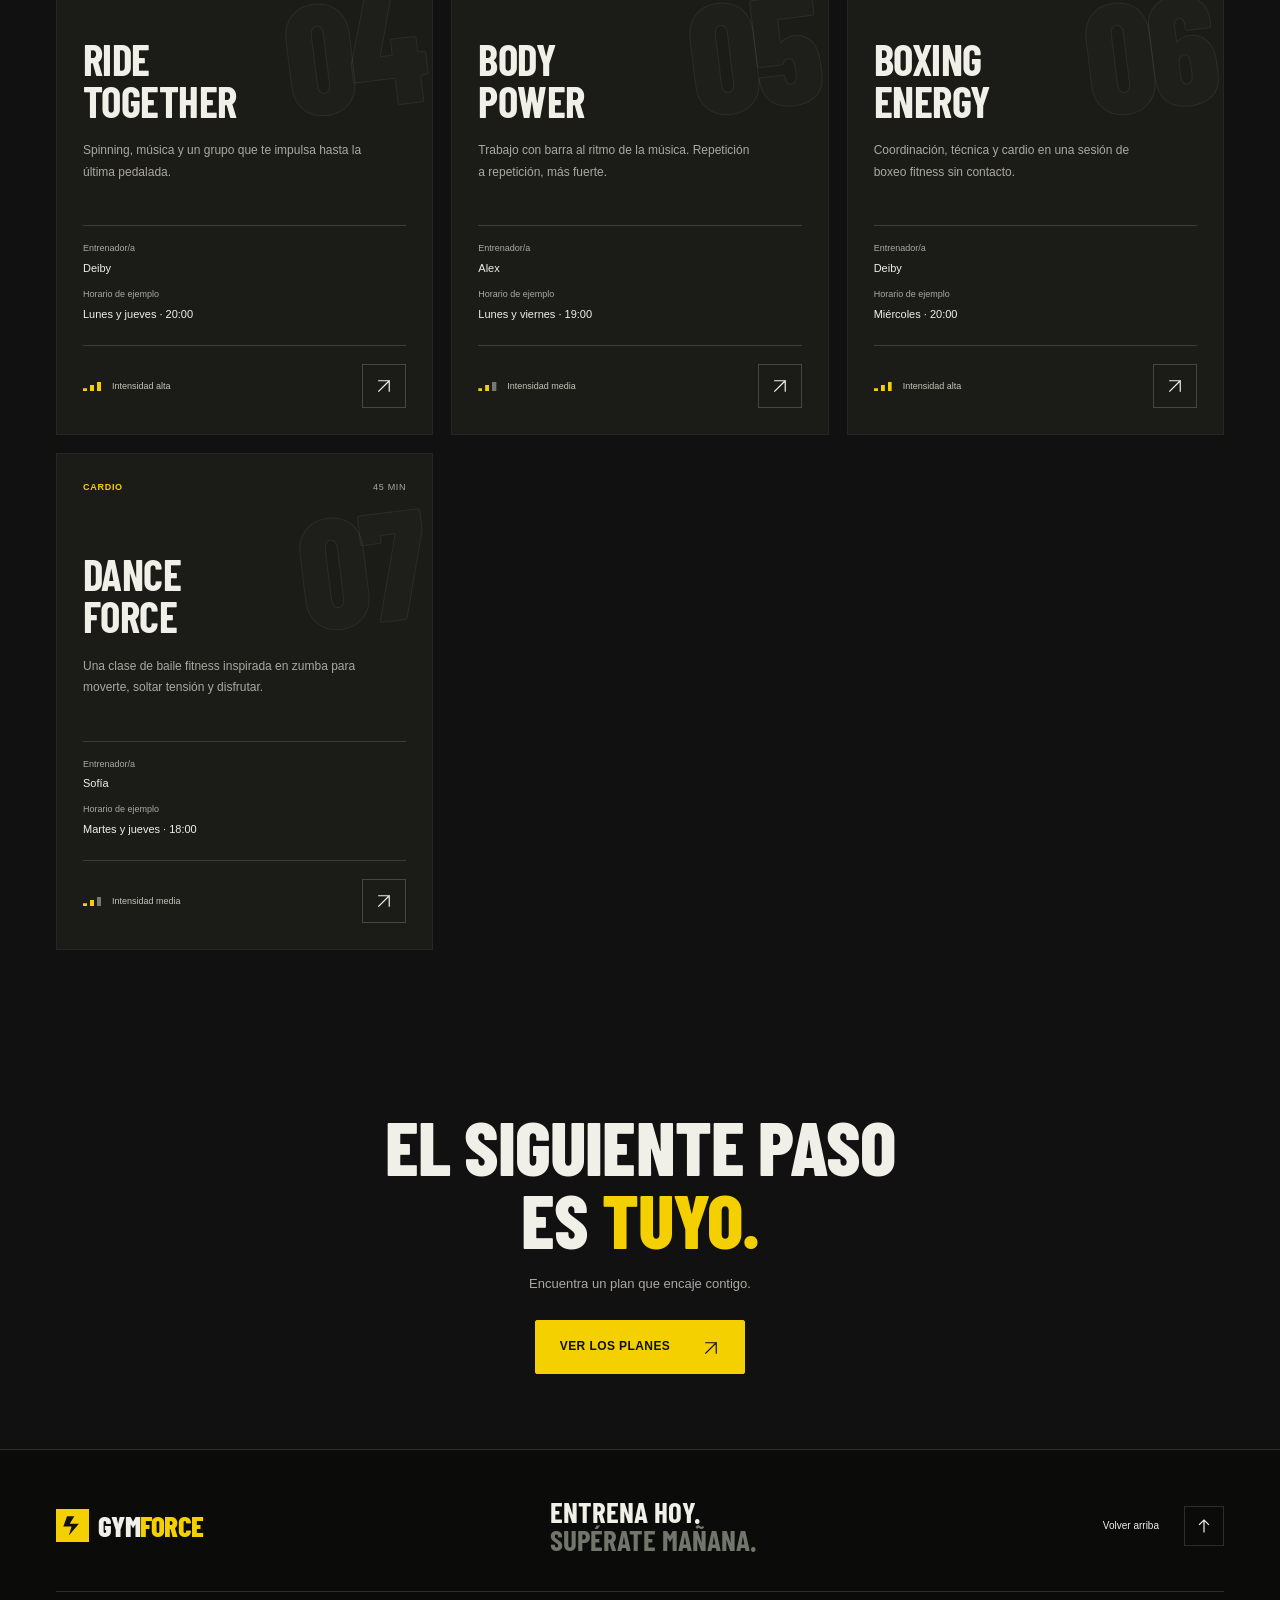
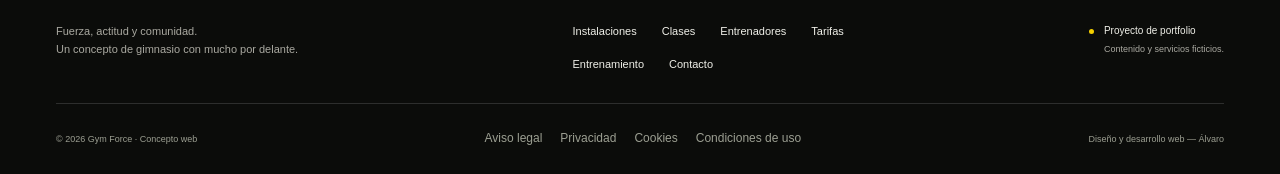
<file: clases.html>
<!doctype html>
<html lang="es">
  <head>
    <meta charset="utf-8" />
    <meta name="viewport" content="width=device-width, initial-scale=1" />
    <meta
      name="description"
      content="Explora las clases de fuerza, cardio y equilibrio de Gym Force. Filtra por objetivo y consulta horarios de ejemplo y entrenadores ficticios."
    />
    <meta name="theme-color" content="#111111" />
    <title>Clases — GYM FORCE</title>
    <link rel="icon" href="img/favicon.svg" type="image/svg+xml" />
    <link
      rel="preload"
      href="fonts/barlow-condensed-800.woff2"
      as="font"
      type="font/woff2"
      crossorigin
    />
    <link rel="stylesheet" href="css/estilos.css" />
    <script src="js/main.js" defer></script>
  </head>
  <body>
    <a class="skip-link" href="#contenido">Saltar al contenido</a>
    <header class="site-header">
      <div class="container header-inner">
        <a class="brand" href="index.html" aria-label="Gym Force, inicio"
          ><svg class="brand-symbol" viewBox="0 0 36 36" aria-hidden="true">
            <path d="M12 8h8l-5 8h10L14 29l3-10H8z" /></svg
          ><span>GYM<span class="brand-accent">FORCE</span></span></a
        >
        <button
          class="menu-toggle"
          type="button"
          aria-controls="navegacion"
          aria-expanded="false"
        >
          <span class="menu-label">Menú</span
          ><span class="menu-icon" aria-hidden="true"></span>
        </button>
        <nav class="main-nav" id="navegacion" aria-label="Navegación principal">
          <a href="index.html">Inicio</a
          ><a href="instalaciones.html">Instalaciones</a
          ><a href="clases.html" aria-current="page">Clases</a
          ><a href="entrenadores.html">Entrenadores</a
          ><a href="tarifas.html">Tarifas</a
          ><a href="entrenamiento.html">Entrenamiento</a
          ><a href="contacto.html">Contacto</a
          ><a class="button button-small nav-cta" href="tarifas.html"
            >Hazte socio
            <span aria-hidden="true"
              ><svg class="icon" viewBox="0 0 24 24" aria-hidden="true">
                <path d="M5 19 19 5M5 5h14v14" /></svg></span
          ></a>
        </nav>
      </div>
    </header>
    <main id="contenido">
      <section class="page-intro">
        <div class="container">
          <nav class="breadcrumb" aria-label="Ruta de navegación">
            <a href="index.html">Inicio</a><span aria-hidden="true">/</span
            ><span aria-current="page">Clases</span>
          </nav>
          <p class="eyebrow">
            <span class="status-dot" aria-hidden="true"></span> GYM FORCE /
            Clases
          </p>
          <h1>TU ENERGÍA.<br /><span class="text-yellow">EN EQUIPO.</span></h1>
          <p class="intro-text">
            Entrena con ritmo, comparte el esfuerzo y encuentra la clase que te
            hace volver.
          </p>
        </div>
      </section>
      <section class="catalog-section" aria-label="Catálogo de clases">
        <div class="container">
          <div class="class-banner">
            <img
              src="img/studio.webp"
              alt="Concepto de la sala de entrenamiento colectivo de Gym Force"
              width="1400"
              height="605"
            />
            <p>
              SI EL RETO SE COMPARTE,<br /><span
                >LA ENERGÍA SE MULTIPLICA.</span
              >
            </p>
          </div>
          <p class="catalog-note">
            Clases, entrenadores y horarios ficticios. Esta versión no permite
            reservar ni muestra plazas reales.
          </p>
          <div
            class="filter-bar"
            role="group"
            aria-label="Filtrar clases por objetivo"
          >
            <button
              class="filter-button is-active"
              type="button"
              data-class-filter="all"
              aria-pressed="true"
            >
              Todas</button
            ><button
              class="filter-button"
              type="button"
              data-class-filter="strength"
              aria-pressed="false"
            >
              Fuerza</button
            ><button
              class="filter-button"
              type="button"
              data-class-filter="cardio"
              aria-pressed="false"
            >
              Cardio</button
            ><button
              class="filter-button"
              type="button"
              data-class-filter="balance"
              aria-pressed="false"
            >
              Equilibrio
            </button>
          </div>
          <p class="sr-only" id="class-status" role="status" aria-live="polite">
            7 clases disponibles.
          </p>
          <div class="class-grid">
            <article
              class="class-card class-card-detailed"
              data-class-category="strength"
            >
              <div class="class-card-top">
                <span class="class-category">FUERZA</span
                ><span class="class-duration">45 MIN</span>
              </div>
              <span class="class-art" aria-hidden="true">01</span>
              <h2>FUNCTIONAL<br />FORCE</h2>
              <p>
                Fuerza útil, movimientos completos y un reto diferente en cada
                sesión.
              </p>
              <dl class="class-schedule">
                <div>
                  <dt>Entrenador/a</dt>
                  <dd>Sofía</dd>
                </div>
                <div>
                  <dt>Horario de ejemplo</dt>
                  <dd>Lunes y miércoles · 18:00</dd>
                </div>
              </dl>
              <div class="class-meta">
                <span
                  ><i class="intensity intensity-medium" aria-hidden="true"></i
                  >Intensidad media</span
                ><a
                  href="contacto.html?clase=Functional%20Force#contacto"
                  class="class-link"
                  aria-label="Consultar sobre Functional Force"
                  ><svg class="icon" viewBox="0 0 24 24" aria-hidden="true">
                    <path d="M5 19 19 5M5 5h14v14" /></svg
                ></a>
              </div>
            </article>
            <article
              class="class-card class-card-detailed"
              data-class-category="cardio"
            >
              <div class="class-card-top">
                <span class="class-category">CARDIO</span
                ><span class="class-duration">30 MIN</span>
              </div>
              <span class="class-art" aria-hidden="true">02</span>
              <h2>HIIT<br />THE LIMIT</h2>
              <p>
                Intervalos cortos. Energía al máximo. Una sesión que se hace
                sentir.
              </p>
              <dl class="class-schedule">
                <div>
                  <dt>Entrenador/a</dt>
                  <dd>Deiby</dd>
                </div>
                <div>
                  <dt>Horario de ejemplo</dt>
                  <dd>Martes y jueves · 19:00</dd>
                </div>
              </dl>
              <div class="class-meta">
                <span
                  ><i class="intensity intensity-high" aria-hidden="true"></i
                  >Intensidad alta</span
                ><a
                  href="contacto.html?clase=HIIT%20The%20Limit#contacto"
                  class="class-link"
                  aria-label="Consultar sobre HIIT The Limit"
                  ><svg class="icon" viewBox="0 0 24 24" aria-hidden="true">
                    <path d="M5 19 19 5M5 5h14v14" /></svg
                ></a>
              </div>
            </article>
            <article
              class="class-card class-card-detailed"
              data-class-category="balance"
            >
              <div class="class-card-top">
                <span class="class-category">EQUILIBRIO</span
                ><span class="class-duration">50 MIN</span>
              </div>
              <span class="class-art" aria-hidden="true">03</span>
              <h2>YOGA<br />RESET</h2>
              <p>
                Baja las revoluciones. Trabaja tu movilidad y vuelve a conectar
                contigo.
              </p>
              <dl class="class-schedule">
                <div>
                  <dt>Entrenador/a</dt>
                  <dd>Sofía</dd>
                </div>
                <div>
                  <dt>Horario de ejemplo</dt>
                  <dd>Martes y viernes · 09:00</dd>
                </div>
              </dl>
              <div class="class-meta">
                <span
                  ><i class="intensity intensity-low" aria-hidden="true"></i
                  >Intensidad baja</span
                ><a
                  href="contacto.html?clase=Yoga%20Reset#contacto"
                  class="class-link"
                  aria-label="Consultar sobre Yoga Reset"
                  ><svg class="icon" viewBox="0 0 24 24" aria-hidden="true">
                    <path d="M5 19 19 5M5 5h14v14" /></svg
                ></a>
              </div>
            </article>
            <article
              class="class-card class-card-detailed"
              data-class-category="cardio"
            >
              <div class="class-card-top">
                <span class="class-category">CARDIO</span
                ><span class="class-duration">45 MIN</span>
              </div>
              <span class="class-art" aria-hidden="true">04</span>
              <h2>RIDE<br />TOGETHER</h2>
              <p>
                Spinning, música y un grupo que te impulsa hasta la última
                pedalada.
              </p>
              <dl class="class-schedule">
                <div>
                  <dt>Entrenador/a</dt>
                  <dd>Deiby</dd>
                </div>
                <div>
                  <dt>Horario de ejemplo</dt>
                  <dd>Lunes y jueves · 20:00</dd>
                </div>
              </dl>
              <div class="class-meta">
                <span
                  ><i class="intensity intensity-high" aria-hidden="true"></i
                  >Intensidad alta</span
                ><a
                  href="contacto.html?clase=Ride%20Together#contacto"
                  class="class-link"
                  aria-label="Consultar sobre Ride Together"
                  ><svg class="icon" viewBox="0 0 24 24" aria-hidden="true">
                    <path d="M5 19 19 5M5 5h14v14" /></svg
                ></a>
              </div>
            </article>
            <article
              class="class-card class-card-detailed"
              data-class-category="strength"
            >
              <div class="class-card-top">
                <span class="class-category">FUERZA</span
                ><span class="class-duration">50 MIN</span>
              </div>
              <span class="class-art" aria-hidden="true">05</span>
              <h2>BODY<br />POWER</h2>
              <p>
                Trabajo con barra al ritmo de la música. Repetición a
                repetición, más fuerte.
              </p>
              <dl class="class-schedule">
                <div>
                  <dt>Entrenador/a</dt>
                  <dd>Alex</dd>
                </div>
                <div>
                  <dt>Horario de ejemplo</dt>
                  <dd>Lunes y viernes · 19:00</dd>
                </div>
              </dl>
              <div class="class-meta">
                <span
                  ><i class="intensity intensity-medium" aria-hidden="true"></i
                  >Intensidad media</span
                ><a
                  href="contacto.html?clase=Body%20Power#contacto"
                  class="class-link"
                  aria-label="Consultar sobre Body Power"
                  ><svg class="icon" viewBox="0 0 24 24" aria-hidden="true">
                    <path d="M5 19 19 5M5 5h14v14" /></svg
                ></a>
              </div>
            </article>
            <article
              class="class-card class-card-detailed"
              data-class-category="cardio"
            >
              <div class="class-card-top">
                <span class="class-category">CARDIO</span
                ><span class="class-duration">45 MIN</span>
              </div>
              <span class="class-art" aria-hidden="true">06</span>
              <h2>BOXING<br />ENERGY</h2>
              <p>
                Coordinación, técnica y cardio en una sesión de boxeo fitness
                sin contacto.
              </p>
              <dl class="class-schedule">
                <div>
                  <dt>Entrenador/a</dt>
                  <dd>Deiby</dd>
                </div>
                <div>
                  <dt>Horario de ejemplo</dt>
                  <dd>Miércoles · 20:00</dd>
                </div>
              </dl>
              <div class="class-meta">
                <span
                  ><i class="intensity intensity-high" aria-hidden="true"></i
                  >Intensidad alta</span
                ><a
                  href="contacto.html?clase=Boxing%20Energy#contacto"
                  class="class-link"
                  aria-label="Consultar sobre Boxing Energy"
                  ><svg class="icon" viewBox="0 0 24 24" aria-hidden="true">
                    <path d="M5 19 19 5M5 5h14v14" /></svg
                ></a>
              </div>
            </article>
            <article
              class="class-card class-card-detailed"
              data-class-category="cardio"
            >
              <div class="class-card-top">
                <span class="class-category">CARDIO</span
                ><span class="class-duration">45 MIN</span>
              </div>
              <span class="class-art" aria-hidden="true">07</span>
              <h2>DANCE<br />FORCE</h2>
              <p>
                Una clase de baile fitness inspirada en zumba para moverte,
                soltar tensión y disfrutar.
              </p>
              <dl class="class-schedule">
                <div>
                  <dt>Entrenador/a</dt>
                  <dd>Sofía</dd>
                </div>
                <div>
                  <dt>Horario de ejemplo</dt>
                  <dd>Martes y jueves · 18:00</dd>
                </div>
              </dl>
              <div class="class-meta">
                <span
                  ><i class="intensity intensity-medium" aria-hidden="true"></i
                  >Intensidad media</span
                ><a
                  href="contacto.html?clase=Dance%20Force#contacto"
                  class="class-link"
                  aria-label="Consultar sobre Dance Force"
                  ><svg class="icon" viewBox="0 0 24 24" aria-hidden="true">
                    <path d="M5 19 19 5M5 5h14v14" /></svg
                ></a>
              </div>
            </article>
          </div>
        </div>
      </section>
      <section class="container page-cta">
        <h2>
          EL SIGUIENTE PASO<br />ES <span class="text-yellow">TUYO.</span>
        </h2>
        <p>Encuentra un plan que encaje contigo.</p>
        <a class="button" href="tarifas.html"
          >Ver los planes
          <span aria-hidden="true"
            ><svg class="icon" viewBox="0 0 24 24" aria-hidden="true">
              <path d="M5 19 19 5M5 5h14v14" /></svg></span
        ></a>
      </section>
    </main>
    <footer class="site-footer" id="pie">
      <div class="container">
        <div class="footer-top">
          <a class="brand" href="index.html" aria-label="Gym Force, inicio"
            ><svg class="brand-symbol" viewBox="0 0 36 36" aria-hidden="true">
              <path d="M12 8h8l-5 8h10L14 29l3-10H8z" /></svg
            ><span>GYM<span class="brand-accent">FORCE</span></span></a
          >
          <p>ENTRENA HOY.<br /><span>SUPÉRATE MAÑANA.</span></p>
          <a class="back-top" href="#contenido"
            >Volver arriba
            <span aria-hidden="true"
              ><svg class="icon" viewBox="0 0 24 24" aria-hidden="true">
                <path d="M12 20V4m-6 6 6-6 6 6" /></svg></span
          ></a>
        </div>
        <div class="footer-middle">
          <p>
            Fuerza, actitud y comunidad.<br />Un concepto de gimnasio con mucho
            por delante.
          </p>
          <nav aria-label="Navegación del pie">
            <a href="instalaciones.html">Instalaciones</a
            ><a href="clases.html">Clases</a
            ><a href="entrenadores.html">Entrenadores</a
            ><a href="tarifas.html">Tarifas</a
            ><a href="entrenamiento.html">Entrenamiento</a
            ><a href="contacto.html">Contacto</a>
          </nav>
          <div class="footer-disclaimer">
            <span class="status-dot" aria-hidden="true"></span>
            <p>
              Proyecto de portfolio<br /><span
                >Contenido y servicios ficticios.</span
              >
            </p>
          </div>
        </div>
        <div class="footer-bottom">
          <span>© <span data-year>2026</span> Gym Force · Concepto web</span>
          <nav class="footer-legal" aria-label="Información legal">
            <a href="legal.html#aviso-legal">Aviso legal</a>
            <a href="legal.html#privacidad">Privacidad</a>
            <a href="legal.html#cookies">Cookies</a>
            <a href="legal.html#condiciones">Condiciones de uso</a>
          </nav>
          <span>Diseño y desarrollo web — Álvaro</span>
        </div>
      </div>
    </footer>
  </body>
</html>
</file>
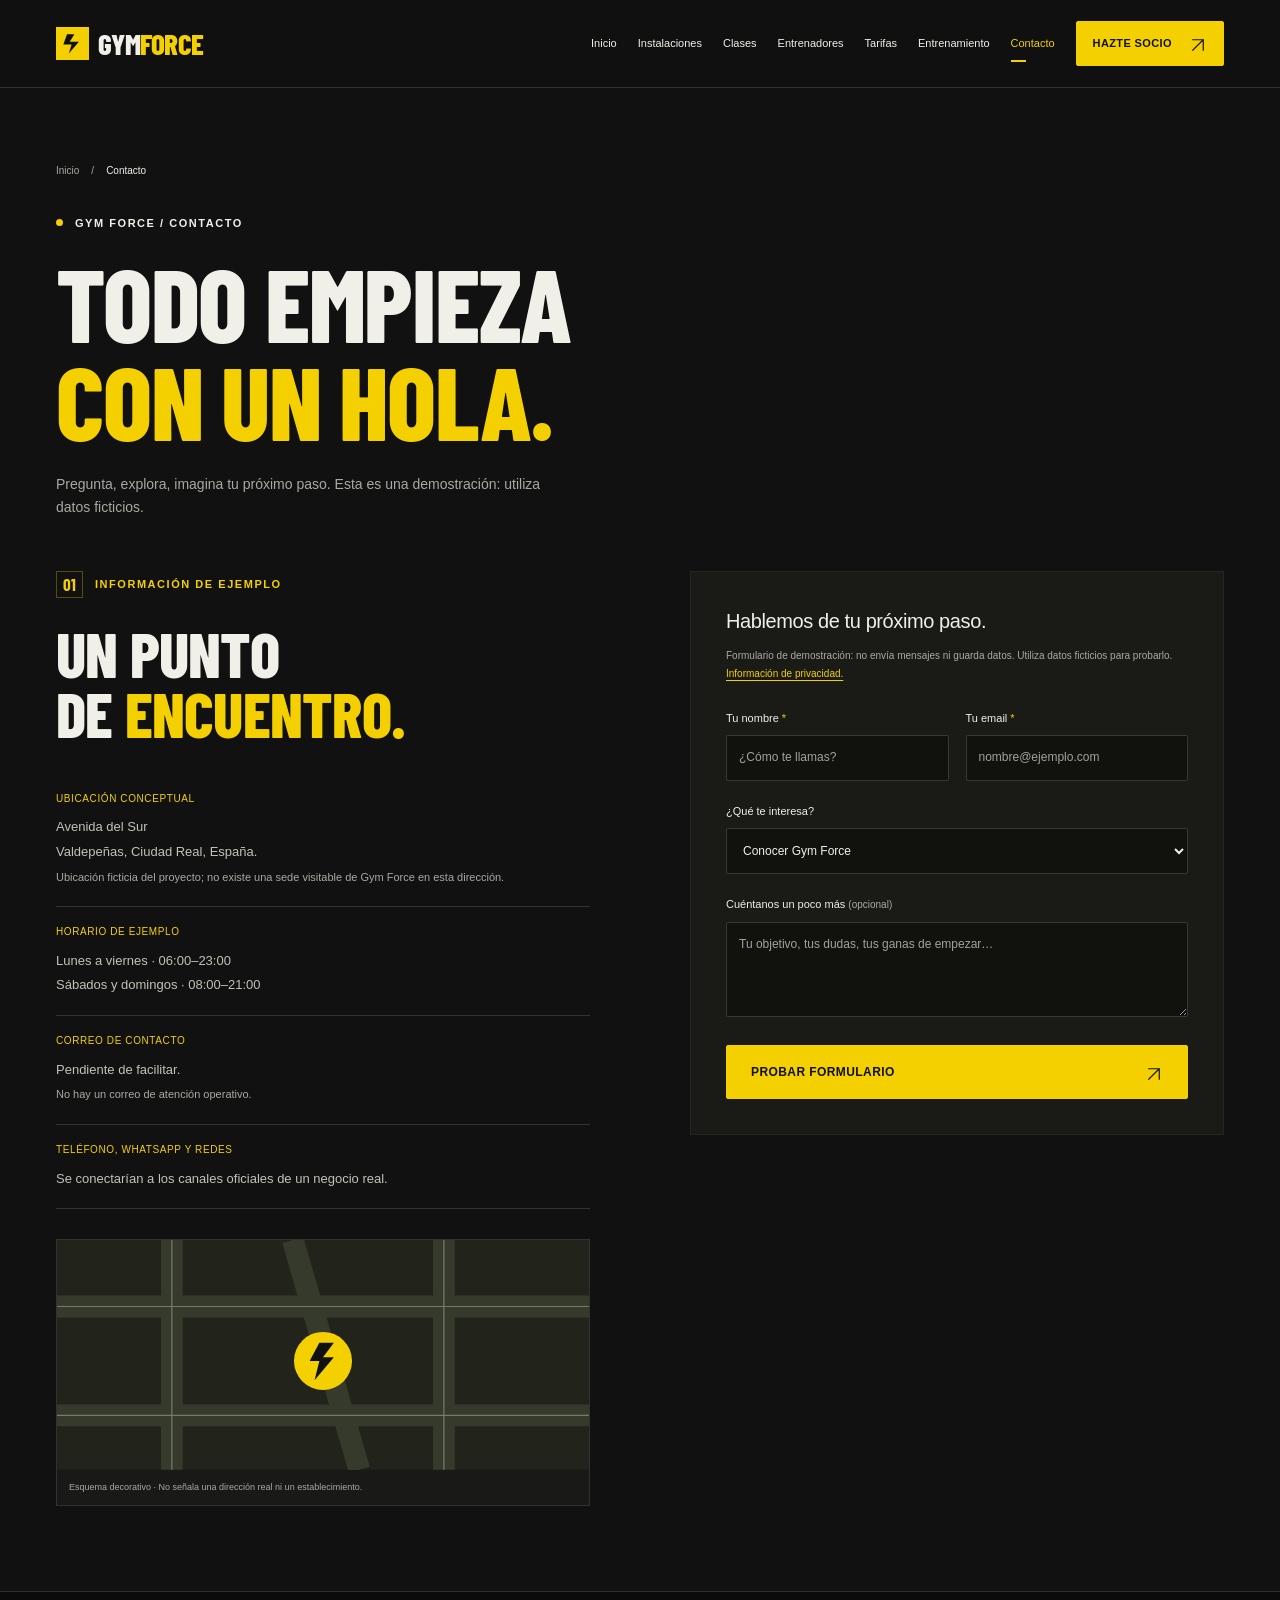
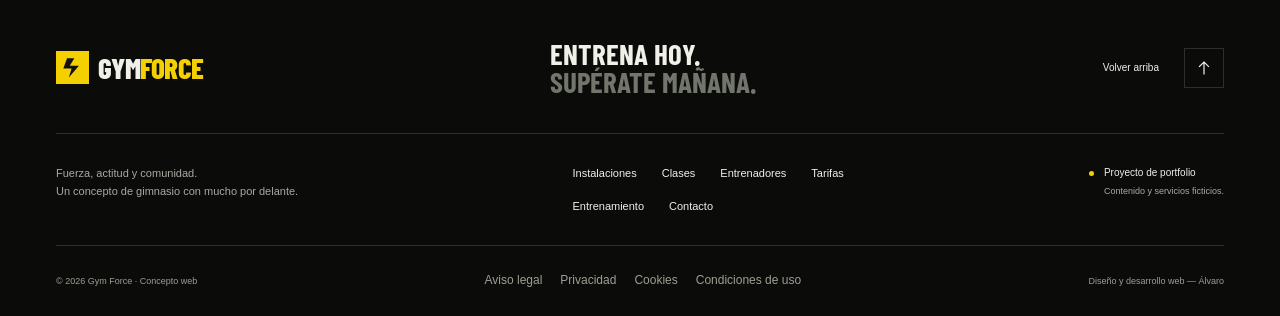
<file: contacto.html>
<!doctype html>
<html lang="es">
  <head>
    <meta charset="utf-8" />
    <meta name="viewport" content="width=device-width, initial-scale=1" />
    <meta
      name="description"
      content="Explora el formulario demostrativo de Gym Force y su información ficticia. No se envían mensajes, no se guardan datos y no existe una sede visitable."
    />
    <meta name="theme-color" content="#111111" />
    <title>Contacto — GYM FORCE</title>
    <link rel="icon" href="img/favicon.svg" type="image/svg+xml" />
    <link
      rel="preload"
      href="fonts/barlow-condensed-800.woff2"
      as="font"
      type="font/woff2"
      crossorigin
    />
    <link rel="stylesheet" href="css/estilos.css" />
    <script src="js/main.js" defer></script>
  </head>
  <body>
    <a class="skip-link" href="#contenido">Saltar al contenido</a>
    <header class="site-header">
      <div class="container header-inner">
        <a class="brand" href="index.html" aria-label="Gym Force, inicio"
          ><svg class="brand-symbol" viewBox="0 0 36 36" aria-hidden="true">
            <path d="M12 8h8l-5 8h10L14 29l3-10H8z" /></svg
          ><span>GYM<span class="brand-accent">FORCE</span></span></a
        >
        <button
          class="menu-toggle"
          type="button"
          aria-controls="navegacion"
          aria-expanded="false"
        >
          <span class="menu-label">Menú</span
          ><span class="menu-icon" aria-hidden="true"></span>
        </button>
        <nav class="main-nav" id="navegacion" aria-label="Navegación principal">
          <a href="index.html">Inicio</a
          ><a href="instalaciones.html">Instalaciones</a
          ><a href="clases.html">Clases</a
          ><a href="entrenadores.html">Entrenadores</a
          ><a href="tarifas.html">Tarifas</a
          ><a href="entrenamiento.html">Entrenamiento</a
          ><a href="contacto.html" aria-current="page">Contacto</a
          ><a class="button button-small nav-cta" href="tarifas.html"
            >Hazte socio
            <span aria-hidden="true"
              ><svg class="icon" viewBox="0 0 24 24" aria-hidden="true">
                <path d="M5 19 19 5M5 5h14v14" /></svg></span
          ></a>
        </nav>
      </div>
    </header>
    <main id="contenido">
      <section class="page-intro">
        <div class="container">
          <nav class="breadcrumb" aria-label="Ruta de navegación">
            <a href="index.html">Inicio</a><span aria-hidden="true">/</span
            ><span aria-current="page">Contacto</span>
          </nav>
          <p class="eyebrow">
            <span class="status-dot" aria-hidden="true"></span> GYM FORCE /
            Contacto
          </p>
          <h1>
            TODO EMPIEZA<br /><span class="text-yellow">CON UN HOLA.</span>
          </h1>
          <p class="intro-text">
            Pregunta, explora, imagina tu próximo paso. Esta es una
            demostración: utiliza datos ficticios.
          </p>
        </div>
      </section>
      <section
        class="catalog-section"
        id="contacto"
        aria-label="Contacto demostrativo"
      >
        <div class="container contact-grid">
          <div class="contact-information">
            <p class="eyebrow section-eyebrow">
              <span class="section-number">01</span> Información de ejemplo
            </p>
            <h2>
              UN PUNTO<br />DE <span class="text-yellow">ENCUENTRO.</span>
            </h2>
            <dl class="contact-details">
              <div>
                <dt>Ubicación conceptual</dt>
                <dd>
                  Avenida del Sur<br />Valdepeñas, Ciudad Real, España.<br /><small
                    >Ubicación ficticia del proyecto; no existe una sede
                    visitable de Gym Force en esta dirección.</small
                  >
                </dd>
              </div>
              <div>
                <dt>Horario de ejemplo</dt>
                <dd>
                  Lunes a viernes · 06:00–23:00<br />Sábados y domingos ·
                  08:00–21:00
                </dd>
              </div>
              <div>
                <dt>Correo de contacto</dt>
                <dd>
                  Pendiente de facilitar.<br /><small
                    >No hay un correo de atención operativo.</small
                  >
                </dd>
              </div>
              <div>
                <dt>Teléfono, WhatsApp y redes</dt>
                <dd>
                  Se conectarían a los canales oficiales de un negocio real.
                </dd>
              </div>
            </dl>
            <div class="concept-map">
              <svg
                viewBox="0 0 440 190"
                role="img"
                aria-label="Esquema decorativo, sin geolocalización ni dirección exacta"
              >
                <rect width="440" height="190" fill="#22241c" />
                <g stroke="#363a2d" stroke-width="18">
                  <path
                    d="M0 55h440M0 145h440M95 0v190M320 0v190M195 0 250 190"
                  />
                </g>
                <g stroke="#797b63" stroke-width="1" fill="none">
                  <path d="M0 55h440M0 145h440M95 0v190M320 0v190" />
                </g>
                <circle cx="220" cy="100" r="24" fill="#f5d000" />
                <path d="m217 85 12 0-9 12h9l-16 19 4-16h-8z" fill="#111" />
              </svg>
              <p>
                Esquema decorativo · No señala una dirección real ni un
                establecimiento.
              </p>
            </div>
          </div>
          <form
            class="contact-form"
            id="contact-form"
            aria-describedby="form-notice"
            action="#contacto"
            method="get"
          >
            <h3>Hablemos de tu próximo paso.</h3>
            <p id="form-notice" class="form-notice">
              Formulario de demostración: no envía mensajes ni guarda datos.
              Utiliza datos ficticios para probarlo.
              <a href="legal.html#privacidad">Información de privacidad.</a>
            </p>
            <div class="form-row">
              <div class="field">
                <label for="nombre"
                  >Tu nombre <span aria-hidden="true">*</span></label
                ><input
                  id="nombre"
                  type="text"
                  autocomplete="off"
                  placeholder="¿Cómo te llamas?"
                  maxlength="70"
                  required
                />
              </div>
              <div class="field">
                <label for="correo"
                  >Tu email <span aria-hidden="true">*</span></label
                ><input
                  id="correo"
                  type="email"
                  autocomplete="off"
                  placeholder="nombre@ejemplo.com"
                  maxlength="150"
                  required
                />
              </div>
            </div>
            <div class="field">
              <label for="interes">¿Qué te interesa?</label
              ><select id="interes">
                <option value="visita">Conocer Gym Force</option>
                <option value="mensual">Plan mensual — 29,99 €</option>
                <option value="trimestral">Plan trimestral — 79,99 €</option>
                <option value="anual">Plan anual — 249,99 €</option>
                <option value="clases">Las clases</option>
              </select>
            </div>
            <div class="field">
              <label for="mensaje"
                >Cuéntanos un poco más
                <span class="optional">(opcional)</span></label
              ><textarea
                id="mensaje"
                rows="3"
                maxlength="1000"
                placeholder="Tu objetivo, tus dudas, tus ganas de empezar…"
              ></textarea>
            </div>
            <button class="button form-submit" type="submit" disabled>
              Probar formulario
              <span aria-hidden="true"
                ><svg class="icon" viewBox="0 0 24 24" aria-hidden="true">
                  <path d="M5 19 19 5M5 5h14v14" /></svg
              ></span>
            </button>
            <p
              class="form-feedback"
              id="form-feedback"
              role="status"
              aria-live="polite"
            ></p>
            <noscript
              ><p class="form-notice">
                Activa JavaScript para probar la validación de este formulario
                demostrativo.
              </p></noscript
            >
          </form>
        </div>
      </section>
    </main>
    <footer class="site-footer" id="pie">
      <div class="container">
        <div class="footer-top">
          <a class="brand" href="index.html" aria-label="Gym Force, inicio"
            ><svg class="brand-symbol" viewBox="0 0 36 36" aria-hidden="true">
              <path d="M12 8h8l-5 8h10L14 29l3-10H8z" /></svg
            ><span>GYM<span class="brand-accent">FORCE</span></span></a
          >
          <p>ENTRENA HOY.<br /><span>SUPÉRATE MAÑANA.</span></p>
          <a class="back-top" href="#contenido"
            >Volver arriba
            <span aria-hidden="true"
              ><svg class="icon" viewBox="0 0 24 24" aria-hidden="true">
                <path d="M12 20V4m-6 6 6-6 6 6" /></svg></span
          ></a>
        </div>
        <div class="footer-middle">
          <p>
            Fuerza, actitud y comunidad.<br />Un concepto de gimnasio con mucho
            por delante.
          </p>
          <nav aria-label="Navegación del pie">
            <a href="instalaciones.html">Instalaciones</a
            ><a href="clases.html">Clases</a
            ><a href="entrenadores.html">Entrenadores</a
            ><a href="tarifas.html">Tarifas</a
            ><a href="entrenamiento.html">Entrenamiento</a
            ><a href="contacto.html">Contacto</a>
          </nav>
          <div class="footer-disclaimer">
            <span class="status-dot" aria-hidden="true"></span>
            <p>
              Proyecto de portfolio<br /><span
                >Contenido y servicios ficticios.</span
              >
            </p>
          </div>
        </div>
        <div class="footer-bottom">
          <span>© <span data-year>2026</span> Gym Force · Concepto web</span>
          <nav class="footer-legal" aria-label="Información legal">
            <a href="legal.html#aviso-legal">Aviso legal</a>
            <a href="legal.html#privacidad">Privacidad</a>
            <a href="legal.html#cookies">Cookies</a>
            <a href="legal.html#condiciones">Condiciones de uso</a>
          </nav>
          <span>Diseño y desarrollo web — Álvaro</span>
        </div>
      </div>
    </footer>
  </body>
</html>
</file>
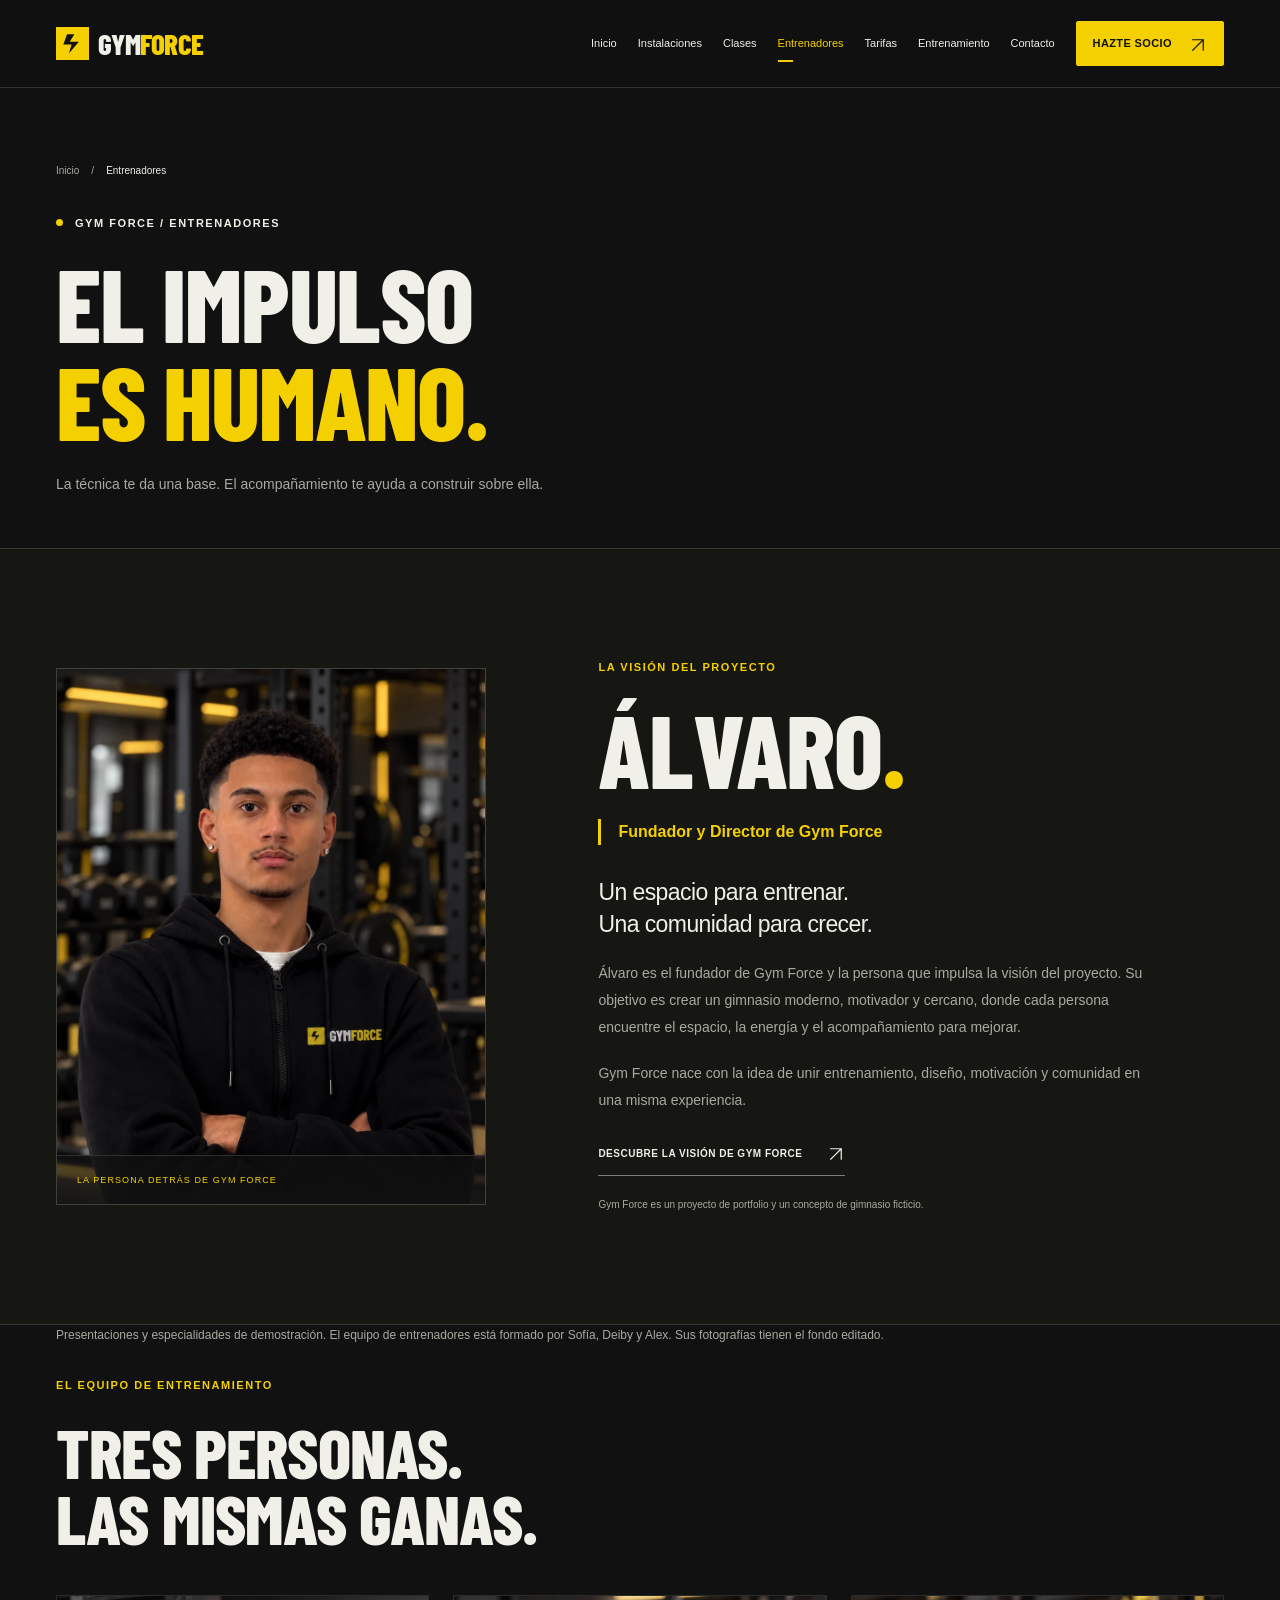
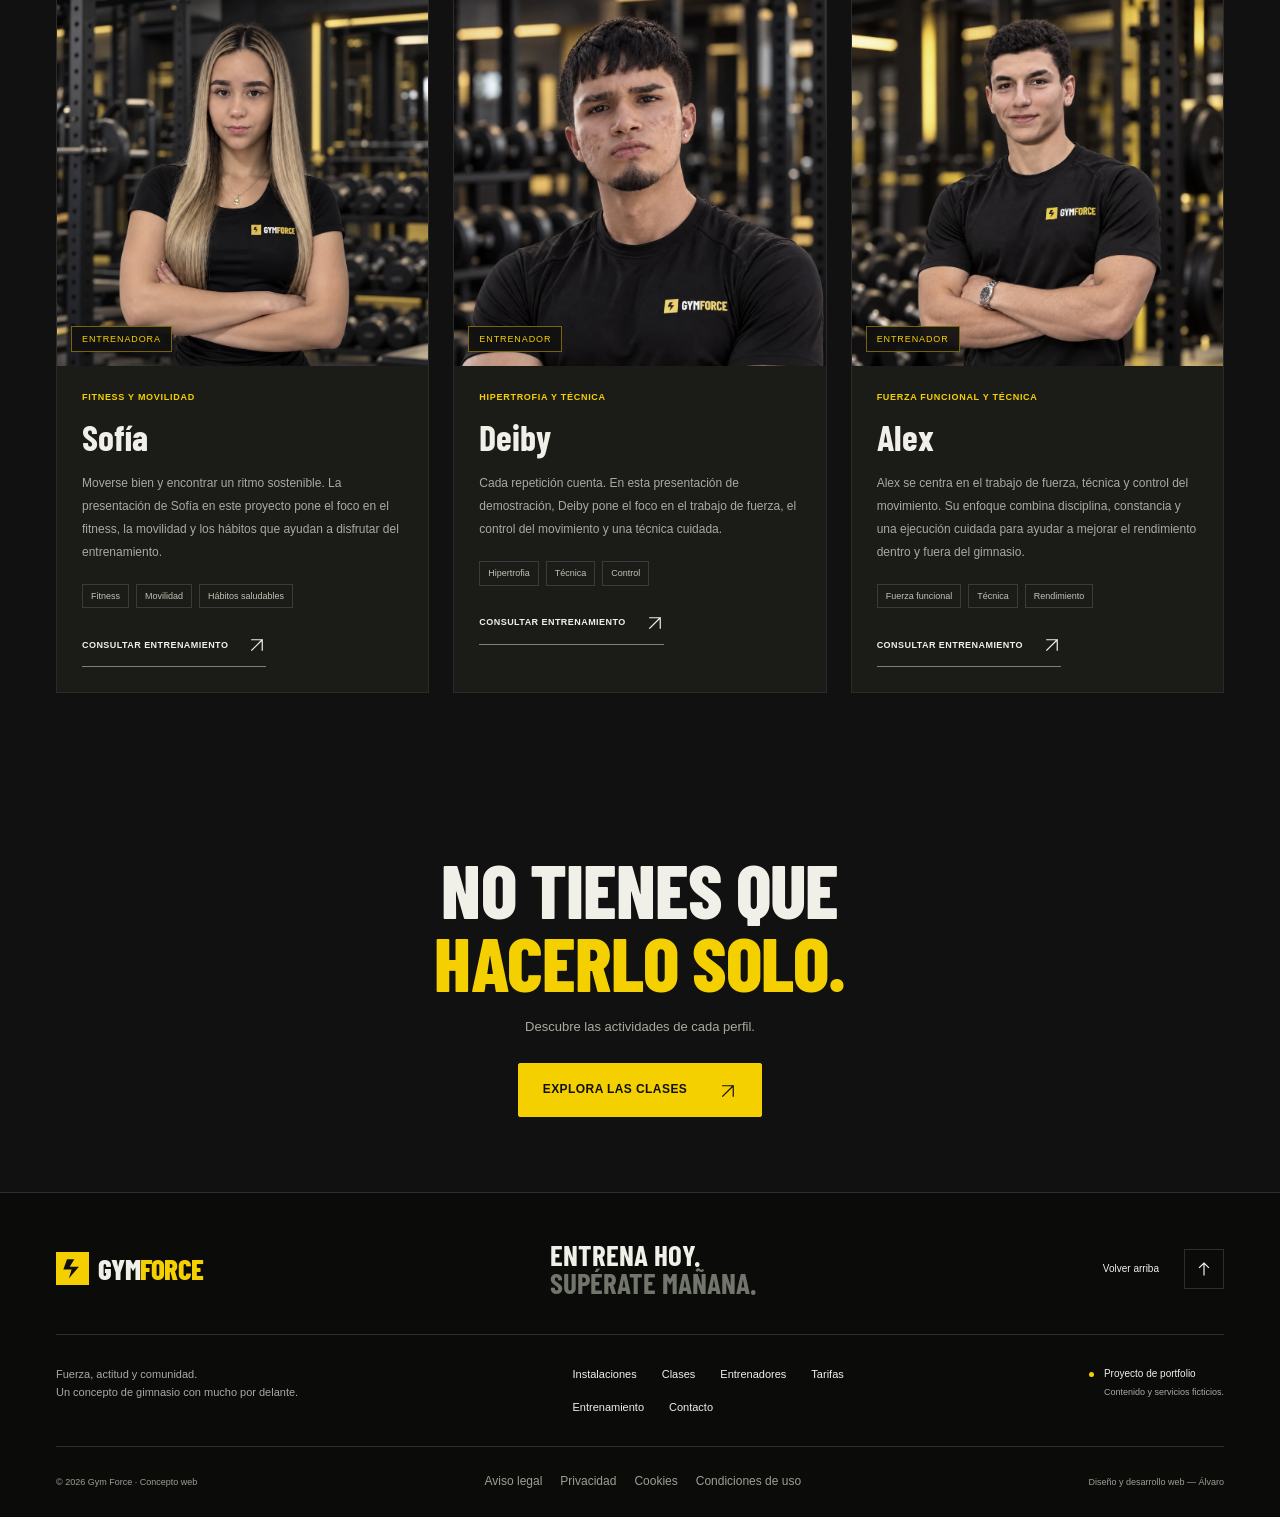
<file: entrenadores.html>
<!doctype html>
<html lang="es">
  <head>
    <meta charset="utf-8" />
    <meta name="viewport" content="width=device-width, initial-scale=1" />
    <meta
      name="description"
      content="Conoce a Álvaro, fundador y director del concepto Gym Force, y al equipo de entrenadores: Sofía, Deiby y Alex. Proyecto de portfolio."
    />
    <meta name="theme-color" content="#111111" />
    <title>Entrenadores — GYM FORCE</title>
    <link rel="icon" href="img/favicon.svg" type="image/svg+xml" />
    <link
      rel="preload"
      href="fonts/barlow-condensed-800.woff2"
      as="font"
      type="font/woff2"
      crossorigin
    />
    <link rel="stylesheet" href="css/estilos.css" />
    <script src="js/main.js" defer></script>
  </head>
  <body>
    <a class="skip-link" href="#contenido">Saltar al contenido</a>
    <header class="site-header">
      <div class="container header-inner">
        <a class="brand" href="index.html" aria-label="Gym Force, inicio"
          ><svg class="brand-symbol" viewBox="0 0 36 36" aria-hidden="true">
            <path d="M12 8h8l-5 8h10L14 29l3-10H8z" /></svg
          ><span>GYM<span class="brand-accent">FORCE</span></span></a
        >
        <button
          class="menu-toggle"
          type="button"
          aria-controls="navegacion"
          aria-expanded="false"
        >
          <span class="menu-label">Menú</span
          ><span class="menu-icon" aria-hidden="true"></span>
        </button>
        <nav class="main-nav" id="navegacion" aria-label="Navegación principal">
          <a href="index.html">Inicio</a
          ><a href="instalaciones.html">Instalaciones</a
          ><a href="clases.html">Clases</a
          ><a href="entrenadores.html" aria-current="page">Entrenadores</a
          ><a href="tarifas.html">Tarifas</a
          ><a href="entrenamiento.html">Entrenamiento</a
          ><a href="contacto.html">Contacto</a
          ><a class="button button-small nav-cta" href="tarifas.html"
            >Hazte socio
            <span aria-hidden="true"
              ><svg class="icon" viewBox="0 0 24 24" aria-hidden="true">
                <path d="M5 19 19 5M5 5h14v14" /></svg></span
          ></a>
        </nav>
      </div>
    </header>
    <main id="contenido">
      <section class="page-intro">
        <div class="container">
          <nav class="breadcrumb" aria-label="Ruta de navegación">
            <a href="index.html">Inicio</a><span aria-hidden="true">/</span
            ><span aria-current="page">Entrenadores</span>
          </nav>
          <p class="eyebrow">
            <span class="status-dot" aria-hidden="true"></span> GYM FORCE /
            Entrenadores
          </p>
          <h1>EL IMPULSO<br /><span class="text-yellow">ES HUMANO.</span></h1>
          <p class="intro-text">
            La técnica te da una base. El acompañamiento te ayuda a construir
            sobre ella.
          </p>
        </div>
      </section>
      <section
        class="section founder-section"
        id="fundador"
        aria-labelledby="founder-title"
      >
        <div class="container founder-grid">
          <figure class="founder-portrait">
            <img
              src="img/personas/alvaro.webp"
              data-photo-slot="alvaro"
              data-photo-target="img/personas/alvaro.webp"
              alt="Álvaro, fundador y director del proyecto Gym Force, con sudadera negra y logotipo"
              width="960"
              height="1200"
              loading="lazy"
            />
            <figcaption>LA PERSONA DETRÁS DE GYM FORCE</figcaption>
          </figure>
          <div class="founder-copy">
            <p class="eyebrow section-eyebrow">La visión del proyecto</p>
            <h2 class="founder-name" id="founder-title">
              ÁLVARO<span class="text-yellow">.</span>
            </h2>
            <p class="founder-role">Fundador y Director de Gym Force</p>
            <p class="founder-lead">
              Un espacio para entrenar.<br />Una comunidad para crecer.
            </p>
            <p>
              Álvaro es el fundador de Gym Force y la persona que impulsa la
              visión del proyecto. Su objetivo es crear un gimnasio moderno,
              motivador y cercano, donde cada persona encuentre el espacio, la
              energía y el acompañamiento para mejorar.
            </p>
            <p>
              Gym Force nace con la idea de unir entrenamiento, diseño,
              motivación y comunidad en una misma experiencia.
            </p>
            <a class="text-link" href="instalaciones.html"
              >Descubre la visión de Gym Force
              <svg class="icon" viewBox="0 0 24 24" aria-hidden="true">
                <path d="M5 19 19 5M5 5h14v14" /></svg
            ></a>
            <p class="founder-note">
              Gym Force es un proyecto de portfolio y un concepto de gimnasio
              ficticio.
            </p>
          </div>
        </div>
      </section>
      <section class="catalog-section" aria-label="Equipo de entrenamiento">
        <div class="container">
          <p class="catalog-note">
            Presentaciones y especialidades de demostración. El equipo de
            entrenadores está formado por Sofía, Deiby y Alex. Sus fotografías
            tienen el fondo editado.
          </p>
          <div class="section-heading">
            <div>
              <p class="eyebrow section-eyebrow">El equipo de entrenamiento</p>
              <h2 id="coaches-title">TRES PERSONAS.<br />LAS MISMAS GANAS.</h2>
            </div>
          </div>
          <div class="coach-grid">
            <article class="coach-card">
              <div class="coach-photo" style="--portrait-position: center top">
                <img
                  src="img/personas/sofia.webp"
                  data-photo-slot="sofia"
                  data-photo-target="img/personas/sofia.webp"
                  alt="Sofía con camiseta Gym Force y brazos cruzados, con fondo de gimnasio editado"
                  width="960"
                  height="1200"
                  loading="lazy"
                /><span class="coach-position">Entrenadora</span>
              </div>
              <div class="coach-copy">
                <p class="eyebrow">Fitness y movilidad</p>
                <h3>Sofía</h3>
                <p>
                  Moverse bien y encontrar un ritmo sostenible. La presentación
                  de Sofía en este proyecto pone el foco en el fitness, la
                  movilidad y los hábitos que ayudan a disfrutar del
                  entrenamiento.
                </p>
                <div class="coach-tags">
                  <span>Fitness</span><span>Movilidad</span
                  ><span>Hábitos saludables</span>
                </div>
                <a
                  class="text-link"
                  href="contacto.html?entrenador=Sof%C3%ADa#contacto"
                  >Consultar entrenamiento
                  <svg class="icon" viewBox="0 0 24 24" aria-hidden="true">
                    <path d="M5 19 19 5M5 5h14v14" /></svg
                ></a>
              </div>
            </article>
            <article class="coach-card">
              <div class="coach-photo" style="--portrait-position: center top">
                <img
                  src="img/personas/deiby.webp"
                  data-photo-slot="deiby"
                  data-photo-target="img/personas/deiby.webp"
                  alt="Deiby con camiseta Gym Force y brazos cruzados, con fondo de gimnasio editado"
                  width="960"
                  height="1200"
                  loading="lazy"
                /><span class="coach-position">Entrenador</span>
              </div>
              <div class="coach-copy">
                <p class="eyebrow">Hipertrofia y técnica</p>
                <h3>Deiby</h3>
                <p>
                  Cada repetición cuenta. En esta presentación de demostración,
                  Deiby pone el foco en el trabajo de fuerza, el control del
                  movimiento y una técnica cuidada.
                </p>
                <div class="coach-tags">
                  <span>Hipertrofia</span><span>Técnica</span
                  ><span>Control</span>
                </div>
                <a
                  class="text-link"
                  href="contacto.html?entrenador=Deiby#contacto"
                  >Consultar entrenamiento
                  <svg class="icon" viewBox="0 0 24 24" aria-hidden="true">
                    <path d="M5 19 19 5M5 5h14v14" /></svg
                ></a>
              </div>
            </article>
            <article class="coach-card">
              <div class="coach-photo" style="--portrait-position: center top">
                <img
                  src="img/personas/alex.webp"
                  data-photo-slot="alex"
                  data-photo-target="img/personas/alex.webp"
                  alt="Alex con camiseta Gym Force, brazos cruzados y fondo de gimnasio editado"
                  width="960"
                  height="1200"
                  loading="lazy"
                /><span class="coach-position">Entrenador</span>
              </div>
              <div class="coach-copy">
                <p class="eyebrow">Fuerza funcional y técnica</p>
                <h3>Alex</h3>
                <p>
                  Alex se centra en el trabajo de fuerza, técnica y control del
                  movimiento. Su enfoque combina disciplina, constancia y una
                  ejecución cuidada para ayudar a mejorar el rendimiento dentro
                  y fuera del gimnasio.
                </p>
                <div class="coach-tags">
                  <span>Fuerza funcional</span><span>Técnica</span
                  ><span>Rendimiento</span>
                </div>
                <a
                  class="text-link"
                  href="contacto.html?entrenador=Alex#contacto"
                  >Consultar entrenamiento
                  <svg class="icon" viewBox="0 0 24 24" aria-hidden="true">
                    <path d="M5 19 19 5M5 5h14v14" /></svg
                ></a>
              </div>
            </article>
          </div>
        </div>
      </section>
      <section class="container page-cta">
        <h2>
          NO TIENES QUE<br /><span class="text-yellow">HACERLO SOLO.</span>
        </h2>
        <p>Descubre las actividades de cada perfil.</p>
        <a class="button" href="clases.html"
          >Explora las clases
          <span aria-hidden="true"
            ><svg class="icon" viewBox="0 0 24 24" aria-hidden="true">
              <path d="M5 19 19 5M5 5h14v14" /></svg></span
        ></a>
      </section>
    </main>
    <footer class="site-footer" id="pie">
      <div class="container">
        <div class="footer-top">
          <a class="brand" href="index.html" aria-label="Gym Force, inicio"
            ><svg class="brand-symbol" viewBox="0 0 36 36" aria-hidden="true">
              <path d="M12 8h8l-5 8h10L14 29l3-10H8z" /></svg
            ><span>GYM<span class="brand-accent">FORCE</span></span></a
          >
          <p>ENTRENA HOY.<br /><span>SUPÉRATE MAÑANA.</span></p>
          <a class="back-top" href="#contenido"
            >Volver arriba
            <span aria-hidden="true"
              ><svg class="icon" viewBox="0 0 24 24" aria-hidden="true">
                <path d="M12 20V4m-6 6 6-6 6 6" /></svg></span
          ></a>
        </div>
        <div class="footer-middle">
          <p>
            Fuerza, actitud y comunidad.<br />Un concepto de gimnasio con mucho
            por delante.
          </p>
          <nav aria-label="Navegación del pie">
            <a href="instalaciones.html">Instalaciones</a
            ><a href="clases.html">Clases</a
            ><a href="entrenadores.html">Entrenadores</a
            ><a href="tarifas.html">Tarifas</a
            ><a href="entrenamiento.html">Entrenamiento</a
            ><a href="contacto.html">Contacto</a>
          </nav>
          <div class="footer-disclaimer">
            <span class="status-dot" aria-hidden="true"></span>
            <p>
              Proyecto de portfolio<br /><span
                >Contenido y servicios ficticios.</span
              >
            </p>
          </div>
        </div>
        <div class="footer-bottom">
          <span>© <span data-year>2026</span> Gym Force · Concepto web</span>
          <nav class="footer-legal" aria-label="Información legal">
            <a href="legal.html#aviso-legal">Aviso legal</a>
            <a href="legal.html#privacidad">Privacidad</a>
            <a href="legal.html#cookies">Cookies</a>
            <a href="legal.html#condiciones">Condiciones de uso</a>
          </nav>
          <span>Diseño y desarrollo web — Álvaro</span>
        </div>
      </div>
    </footer>
  </body>
</html>
</file>
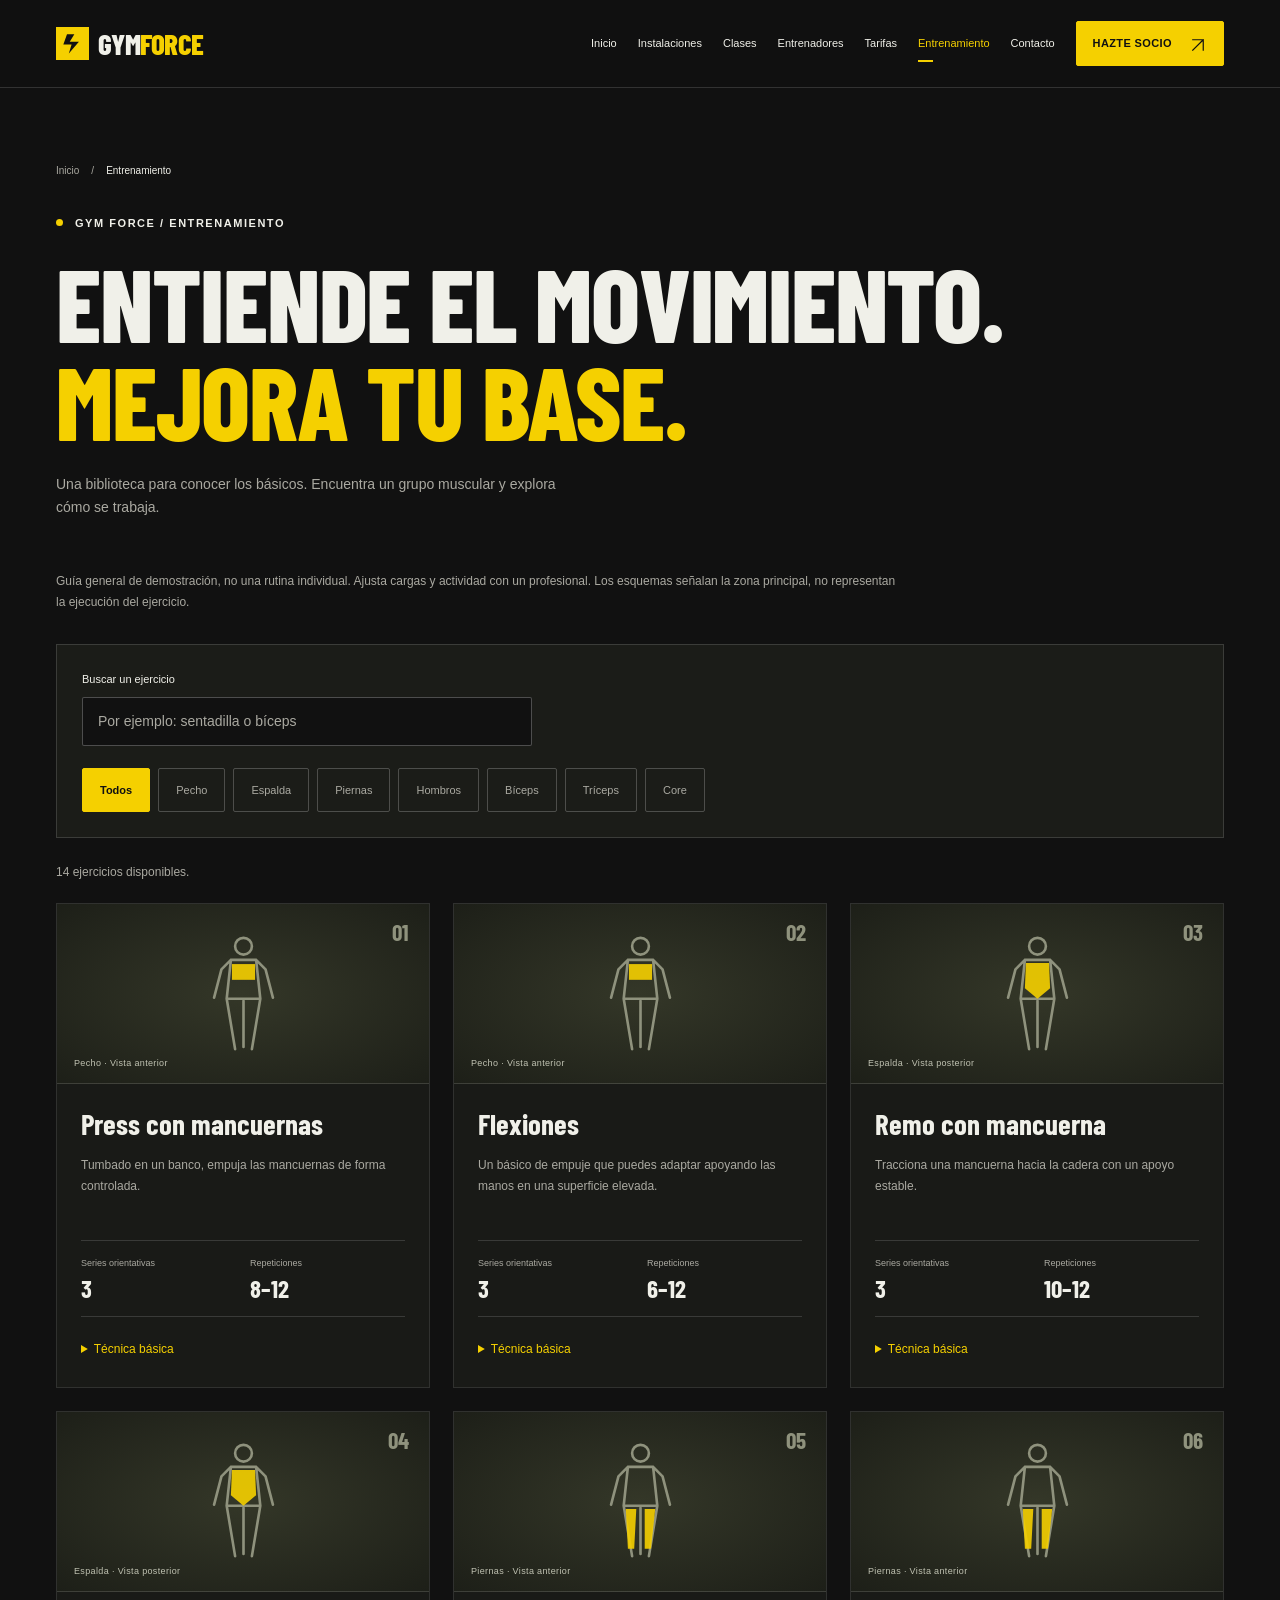
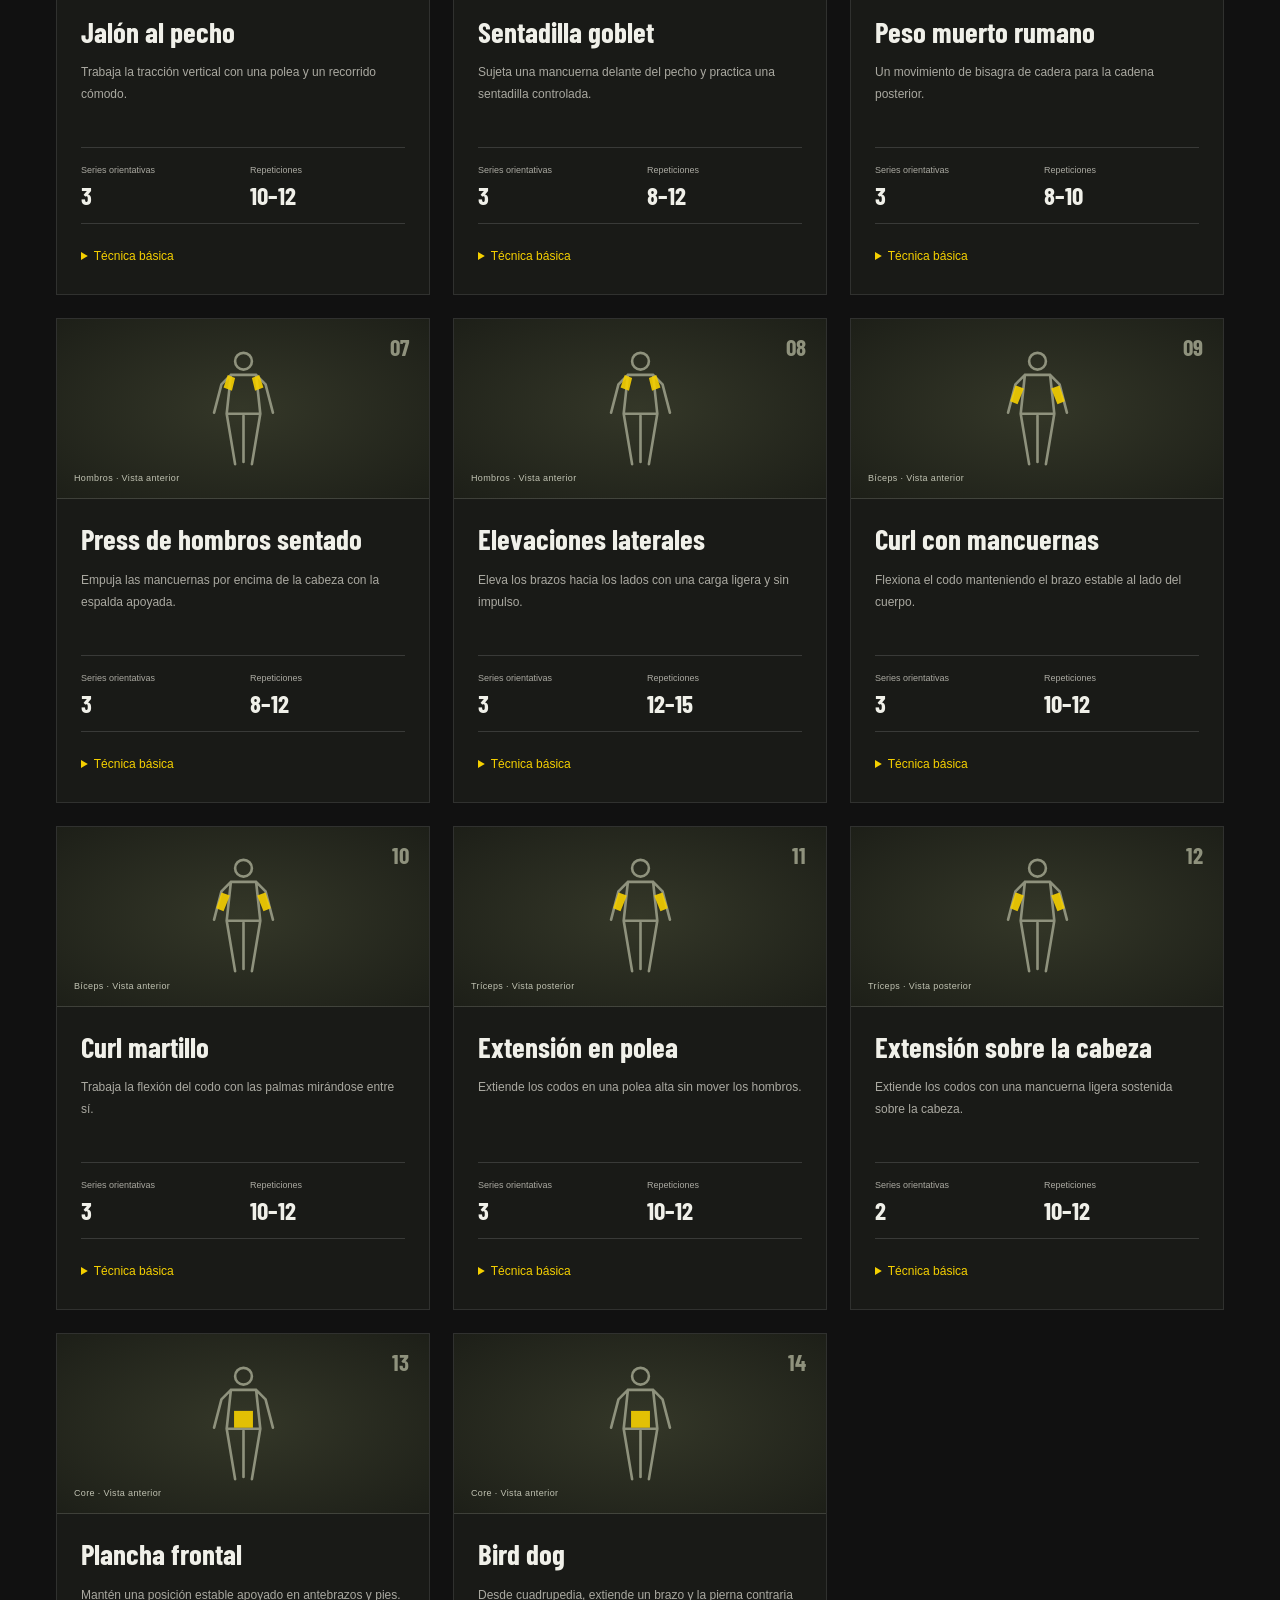
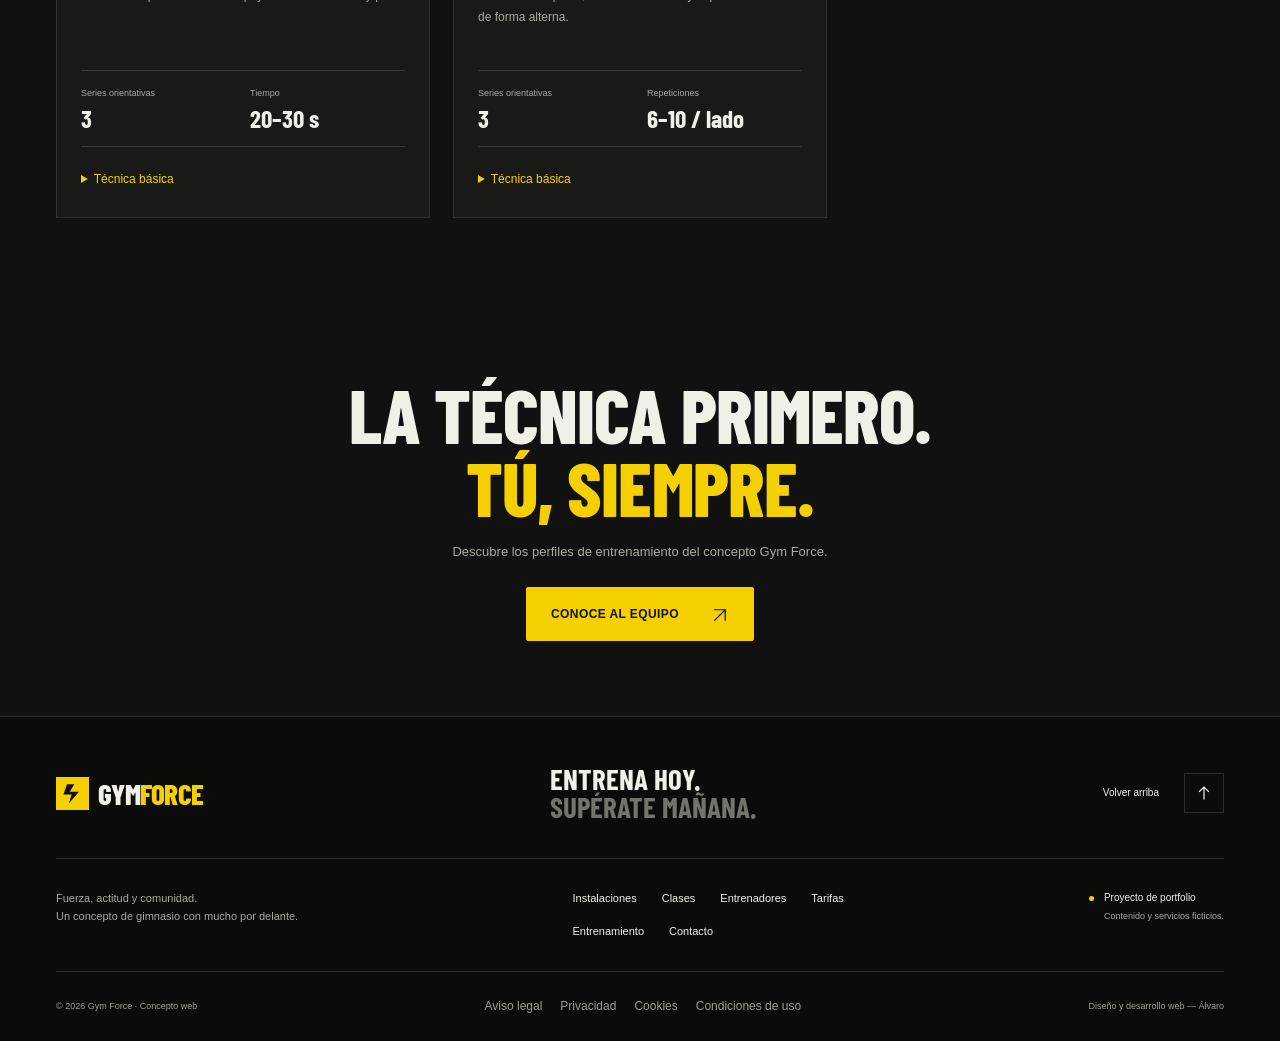
<file: entrenamiento.html>
<!doctype html>
<html lang="es">
  <head>
    <meta charset="utf-8" />
    <meta name="viewport" content="width=device-width, initial-scale=1" />
    <meta
      name="description"
      content="Biblioteca de 14 ejercicios de Gym Force. Filtra por grupo muscular y busca ejercicios con técnica básica, series y repeticiones orientativas."
    />
    <meta name="theme-color" content="#111111" />
    <title>Entrenamiento — GYM FORCE</title>
    <link rel="icon" href="img/favicon.svg" type="image/svg+xml" />
    <link
      rel="preload"
      href="fonts/barlow-condensed-800.woff2"
      as="font"
      type="font/woff2"
      crossorigin
    />
    <link rel="stylesheet" href="css/estilos.css" />
    <script src="js/main.js" defer></script>
  </head>
  <body>
    <a class="skip-link" href="#contenido">Saltar al contenido</a>
    <header class="site-header">
      <div class="container header-inner">
        <a class="brand" href="index.html" aria-label="Gym Force, inicio"
          ><svg class="brand-symbol" viewBox="0 0 36 36" aria-hidden="true">
            <path d="M12 8h8l-5 8h10L14 29l3-10H8z" /></svg
          ><span>GYM<span class="brand-accent">FORCE</span></span></a
        >
        <button
          class="menu-toggle"
          type="button"
          aria-controls="navegacion"
          aria-expanded="false"
        >
          <span class="menu-label">Menú</span
          ><span class="menu-icon" aria-hidden="true"></span>
        </button>
        <nav class="main-nav" id="navegacion" aria-label="Navegación principal">
          <a href="index.html">Inicio</a
          ><a href="instalaciones.html">Instalaciones</a
          ><a href="clases.html">Clases</a
          ><a href="entrenadores.html">Entrenadores</a
          ><a href="tarifas.html">Tarifas</a
          ><a href="entrenamiento.html" aria-current="page">Entrenamiento</a
          ><a href="contacto.html">Contacto</a
          ><a class="button button-small nav-cta" href="tarifas.html"
            >Hazte socio
            <span aria-hidden="true"
              ><svg class="icon" viewBox="0 0 24 24" aria-hidden="true">
                <path d="M5 19 19 5M5 5h14v14" /></svg></span
          ></a>
        </nav>
      </div>
    </header>
    <main id="contenido">
      <section class="page-intro">
        <div class="container">
          <nav class="breadcrumb" aria-label="Ruta de navegación">
            <a href="index.html">Inicio</a><span aria-hidden="true">/</span
            ><span aria-current="page">Entrenamiento</span>
          </nav>
          <p class="eyebrow">
            <span class="status-dot" aria-hidden="true"></span> GYM FORCE /
            Entrenamiento
          </p>
          <h1>
            ENTIENDE EL MOVIMIENTO.<br /><span class="text-yellow"
              >MEJORA TU BASE.</span
            >
          </h1>
          <p class="intro-text">
            Una biblioteca para conocer los básicos. Encuentra un grupo muscular
            y explora cómo se trabaja.
          </p>
        </div>
      </section>
      <section class="catalog-section" aria-label="Biblioteca de ejercicios">
        <div class="container">
          <p class="catalog-note training-note">
            Guía general de demostración, no una rutina individual. Ajusta
            cargas y actividad con un profesional. Los esquemas señalan la zona
            principal, no representan la ejecución del ejercicio.
          </p>
          <div class="exercise-tools">
            <label for="exercise-search"
              >Buscar un ejercicio<input
                id="exercise-search"
                type="search"
                placeholder="Por ejemplo: sentadilla o bíceps"
                autocomplete="off"
            /></label>
            <div
              class="filter-bar"
              role="group"
              aria-label="Filtrar ejercicios por grupo muscular"
            >
              <button
                class="filter-button is-active"
                type="button"
                data-exercise-filter="all"
                aria-pressed="true"
              >
                Todos</button
              ><button
                class="filter-button"
                type="button"
                data-exercise-filter="pecho"
                aria-pressed="false"
              >
                Pecho</button
              ><button
                class="filter-button"
                type="button"
                data-exercise-filter="espalda"
                aria-pressed="false"
              >
                Espalda</button
              ><button
                class="filter-button"
                type="button"
                data-exercise-filter="piernas"
                aria-pressed="false"
              >
                Piernas</button
              ><button
                class="filter-button"
                type="button"
                data-exercise-filter="hombros"
                aria-pressed="false"
              >
                Hombros</button
              ><button
                class="filter-button"
                type="button"
                data-exercise-filter="biceps"
                aria-pressed="false"
              >
                Bíceps</button
              ><button
                class="filter-button"
                type="button"
                data-exercise-filter="triceps"
                aria-pressed="false"
              >
                Tríceps</button
              ><button
                class="filter-button"
                type="button"
                data-exercise-filter="core"
                aria-pressed="false"
              >
                Core
              </button>
            </div>
          </div>
          <p
            class="results-count"
            id="exercise-status"
            role="status"
            aria-live="polite"
          >
            14 ejercicios disponibles.
          </p>
          <div class="exercise-grid">
            <article
              class="exercise-card"
              data-muscle="pecho"
              data-search="Press con mancuernas Pecho"
            >
              <div class="exercise-visual">
                <svg
                  class="muscle-diagram"
                  viewBox="0 0 100 125"
                  role="img"
                  aria-label="Esquema de la zona muscular: pecho"
                >
                  <g
                    fill="none"
                    stroke="currentColor"
                    stroke-width="2.5"
                    stroke-linecap="round"
                    stroke-linejoin="round"
                  >
                    <circle cx="50" cy="17" r="8" />
                    <path
                      d="M38 30 29 39 22 66M62 30 71 39 78 66M38 30h24l4 37-8 48M42 115l-8-48 4-37M34 67h32M50 69v44"
                    />
                  </g>
                  <g class="muscle-highlight">
                    <path d="M39 34h22v15H39z" />
                  </g></svg
                ><span class="exercise-number">01</span
                ><span class="exercise-group">Pecho · Vista anterior</span>
              </div>
              <div class="exercise-copy">
                <h2>Press con mancuernas</h2>
                <p>
                  Tumbado en un banco, empuja las mancuernas de forma
                  controlada.
                </p>
                <dl class="exercise-prescription">
                  <div>
                    <dt>Series orientativas</dt>
                    <dd>3</dd>
                  </div>
                  <div>
                    <dt>Repeticiones</dt>
                    <dd>8–12</dd>
                  </div>
                </dl>
                <details>
                  <summary>Técnica básica</summary>
                  <ol>
                    <li>Apoya los pies y mantén la espalda estable.</li>
                    <li>Coloca las muñecas sobre los codos.</li>
                    <li>Baja sin rebotes y empuja sin perder el control.</li>
                  </ol>
                </details>
              </div>
            </article>
            <article
              class="exercise-card"
              data-muscle="pecho"
              data-search="Flexiones Pecho"
            >
              <div class="exercise-visual">
                <svg
                  class="muscle-diagram"
                  viewBox="0 0 100 125"
                  role="img"
                  aria-label="Esquema de la zona muscular: pecho"
                >
                  <g
                    fill="none"
                    stroke="currentColor"
                    stroke-width="2.5"
                    stroke-linecap="round"
                    stroke-linejoin="round"
                  >
                    <circle cx="50" cy="17" r="8" />
                    <path
                      d="M38 30 29 39 22 66M62 30 71 39 78 66M38 30h24l4 37-8 48M42 115l-8-48 4-37M34 67h32M50 69v44"
                    />
                  </g>
                  <g class="muscle-highlight">
                    <path d="M39 34h22v15H39z" />
                  </g></svg
                ><span class="exercise-number">02</span
                ><span class="exercise-group">Pecho · Vista anterior</span>
              </div>
              <div class="exercise-copy">
                <h2>Flexiones</h2>
                <p>
                  Un básico de empuje que puedes adaptar apoyando las manos en
                  una superficie elevada.
                </p>
                <dl class="exercise-prescription">
                  <div>
                    <dt>Series orientativas</dt>
                    <dd>3</dd>
                  </div>
                  <div>
                    <dt>Repeticiones</dt>
                    <dd>6–12</dd>
                  </div>
                </dl>
                <details>
                  <summary>Técnica básica</summary>
                  <ol>
                    <li>Mantén el cuerpo alineado de cabeza a pies.</li>
                    <li>Baja el pecho acercando los codos al tronco.</li>
                    <li>Empuja el suelo sin hundir la zona lumbar.</li>
                  </ol>
                </details>
              </div>
            </article>
            <article
              class="exercise-card"
              data-muscle="espalda"
              data-search="Remo con mancuerna Espalda"
            >
              <div class="exercise-visual">
                <svg
                  class="muscle-diagram"
                  viewBox="0 0 100 125"
                  role="img"
                  aria-label="Esquema de la zona muscular: espalda"
                >
                  <g
                    fill="none"
                    stroke="currentColor"
                    stroke-width="2.5"
                    stroke-linecap="round"
                    stroke-linejoin="round"
                  >
                    <circle cx="50" cy="17" r="8" />
                    <path
                      d="M38 30 29 39 22 66M62 30 71 39 78 66M38 30h24l4 37-8 48M42 115l-8-48 4-37M34 67h32M50 69v44"
                    />
                  </g>
                  <g class="muscle-highlight">
                    <path d="m39 33 22 0 1 24-12 10-12-10z" />
                  </g></svg
                ><span class="exercise-number">03</span
                ><span class="exercise-group">Espalda · Vista posterior</span>
              </div>
              <div class="exercise-copy">
                <h2>Remo con mancuerna</h2>
                <p>
                  Tracciona una mancuerna hacia la cadera con un apoyo estable.
                </p>
                <dl class="exercise-prescription">
                  <div>
                    <dt>Series orientativas</dt>
                    <dd>3</dd>
                  </div>
                  <div>
                    <dt>Repeticiones</dt>
                    <dd>10–12</dd>
                  </div>
                </dl>
                <details>
                  <summary>Técnica básica</summary>
                  <ol>
                    <li>Apoya una mano en un banco firme.</li>
                    <li>Mantén la espalda neutra y el abdomen activo.</li>
                    <li>Lleva el codo hacia atrás sin girar el tronco.</li>
                  </ol>
                </details>
              </div>
            </article>
            <article
              class="exercise-card"
              data-muscle="espalda"
              data-search="Jalón al pecho Espalda"
            >
              <div class="exercise-visual">
                <svg
                  class="muscle-diagram"
                  viewBox="0 0 100 125"
                  role="img"
                  aria-label="Esquema de la zona muscular: espalda"
                >
                  <g
                    fill="none"
                    stroke="currentColor"
                    stroke-width="2.5"
                    stroke-linecap="round"
                    stroke-linejoin="round"
                  >
                    <circle cx="50" cy="17" r="8" />
                    <path
                      d="M38 30 29 39 22 66M62 30 71 39 78 66M38 30h24l4 37-8 48M42 115l-8-48 4-37M34 67h32M50 69v44"
                    />
                  </g>
                  <g class="muscle-highlight">
                    <path d="m39 33 22 0 1 24-12 10-12-10z" />
                  </g></svg
                ><span class="exercise-number">04</span
                ><span class="exercise-group">Espalda · Vista posterior</span>
              </div>
              <div class="exercise-copy">
                <h2>Jalón al pecho</h2>
                <p>
                  Trabaja la tracción vertical con una polea y un recorrido
                  cómodo.
                </p>
                <dl class="exercise-prescription">
                  <div>
                    <dt>Series orientativas</dt>
                    <dd>3</dd>
                  </div>
                  <div>
                    <dt>Repeticiones</dt>
                    <dd>10–12</dd>
                  </div>
                </dl>
                <details>
                  <summary>Técnica básica</summary>
                  <ol>
                    <li>Ajusta el asiento y apoya bien los pies.</li>
                    <li>Acerca la barra a la parte alta del pecho.</li>
                    <li>Evita balancearte y controla la subida.</li>
                  </ol>
                </details>
              </div>
            </article>
            <article
              class="exercise-card"
              data-muscle="piernas"
              data-search="Sentadilla goblet Piernas"
            >
              <div class="exercise-visual">
                <svg
                  class="muscle-diagram"
                  viewBox="0 0 100 125"
                  role="img"
                  aria-label="Esquema de la zona muscular: piernas"
                >
                  <g
                    fill="none"
                    stroke="currentColor"
                    stroke-width="2.5"
                    stroke-linecap="round"
                    stroke-linejoin="round"
                  >
                    <circle cx="50" cy="17" r="8" />
                    <path
                      d="M38 30 29 39 22 66M62 30 71 39 78 66M38 30h24l4 37-8 48M42 115l-8-48 4-37M34 67h32M50 69v44"
                    />
                  </g>
                  <g class="muscle-highlight">
                    <path d="m36 70 10 0-2 38h-6zm18 0h10l-4 38h-6z" />
                  </g></svg
                ><span class="exercise-number">05</span
                ><span class="exercise-group">Piernas · Vista anterior</span>
              </div>
              <div class="exercise-copy">
                <h2>Sentadilla goblet</h2>
                <p>
                  Sujeta una mancuerna delante del pecho y practica una
                  sentadilla controlada.
                </p>
                <dl class="exercise-prescription">
                  <div>
                    <dt>Series orientativas</dt>
                    <dd>3</dd>
                  </div>
                  <div>
                    <dt>Repeticiones</dt>
                    <dd>8–12</dd>
                  </div>
                </dl>
                <details>
                  <summary>Técnica básica</summary>
                  <ol>
                    <li>Abre los pies en una posición cómoda.</li>
                    <li>
                      Flexiona caderas y rodillas manteniendo el peso centrado.
                    </li>
                    <li>Sube empujando el suelo sin perder la postura.</li>
                  </ol>
                </details>
              </div>
            </article>
            <article
              class="exercise-card"
              data-muscle="piernas"
              data-search="Peso muerto rumano Piernas"
            >
              <div class="exercise-visual">
                <svg
                  class="muscle-diagram"
                  viewBox="0 0 100 125"
                  role="img"
                  aria-label="Esquema de la zona muscular: piernas"
                >
                  <g
                    fill="none"
                    stroke="currentColor"
                    stroke-width="2.5"
                    stroke-linecap="round"
                    stroke-linejoin="round"
                  >
                    <circle cx="50" cy="17" r="8" />
                    <path
                      d="M38 30 29 39 22 66M62 30 71 39 78 66M38 30h24l4 37-8 48M42 115l-8-48 4-37M34 67h32M50 69v44"
                    />
                  </g>
                  <g class="muscle-highlight">
                    <path d="m36 70 10 0-2 38h-6zm18 0h10l-4 38h-6z" />
                  </g></svg
                ><span class="exercise-number">06</span
                ><span class="exercise-group">Piernas · Vista anterior</span>
              </div>
              <div class="exercise-copy">
                <h2>Peso muerto rumano</h2>
                <p>
                  Un movimiento de bisagra de cadera para la cadena posterior.
                </p>
                <dl class="exercise-prescription">
                  <div>
                    <dt>Series orientativas</dt>
                    <dd>3</dd>
                  </div>
                  <div>
                    <dt>Repeticiones</dt>
                    <dd>8–10</dd>
                  </div>
                </dl>
                <details>
                  <summary>Técnica básica</summary>
                  <ol>
                    <li>Mantén una ligera flexión de rodillas.</li>
                    <li>
                      Lleva la cadera hacia atrás con la carga cerca de las
                      piernas.
                    </li>
                    <li>Detén la bajada antes de redondear la espalda.</li>
                  </ol>
                </details>
              </div>
            </article>
            <article
              class="exercise-card"
              data-muscle="hombros"
              data-search="Press de hombros sentado Hombros"
            >
              <div class="exercise-visual">
                <svg
                  class="muscle-diagram"
                  viewBox="0 0 100 125"
                  role="img"
                  aria-label="Esquema de la zona muscular: hombros"
                >
                  <g
                    fill="none"
                    stroke="currentColor"
                    stroke-width="2.5"
                    stroke-linecap="round"
                    stroke-linejoin="round"
                  >
                    <circle cx="50" cy="17" r="8" />
                    <path
                      d="M38 30 29 39 22 66M62 30 71 39 78 66M38 30h24l4 37-8 48M42 115l-8-48 4-37M34 67h32M50 69v44"
                    />
                  </g>
                  <g class="muscle-highlight">
                    <path d="m35 30 7 3-3 12-8-3zm30 0-7 3 3 12 8-3z" />
                  </g></svg
                ><span class="exercise-number">07</span
                ><span class="exercise-group">Hombros · Vista anterior</span>
              </div>
              <div class="exercise-copy">
                <h2>Press de hombros sentado</h2>
                <p>
                  Empuja las mancuernas por encima de la cabeza con la espalda
                  apoyada.
                </p>
                <dl class="exercise-prescription">
                  <div>
                    <dt>Series orientativas</dt>
                    <dd>3</dd>
                  </div>
                  <div>
                    <dt>Repeticiones</dt>
                    <dd>8–12</dd>
                  </div>
                </dl>
                <details>
                  <summary>Técnica básica</summary>
                  <ol>
                    <li>Ajusta el banco y mantén los pies apoyados.</li>
                    <li>Empuja en un recorrido cómodo para tus hombros.</li>
                    <li>Controla la bajada sin arquear la zona lumbar.</li>
                  </ol>
                </details>
              </div>
            </article>
            <article
              class="exercise-card"
              data-muscle="hombros"
              data-search="Elevaciones laterales Hombros"
            >
              <div class="exercise-visual">
                <svg
                  class="muscle-diagram"
                  viewBox="0 0 100 125"
                  role="img"
                  aria-label="Esquema de la zona muscular: hombros"
                >
                  <g
                    fill="none"
                    stroke="currentColor"
                    stroke-width="2.5"
                    stroke-linecap="round"
                    stroke-linejoin="round"
                  >
                    <circle cx="50" cy="17" r="8" />
                    <path
                      d="M38 30 29 39 22 66M62 30 71 39 78 66M38 30h24l4 37-8 48M42 115l-8-48 4-37M34 67h32M50 69v44"
                    />
                  </g>
                  <g class="muscle-highlight">
                    <path d="m35 30 7 3-3 12-8-3zm30 0-7 3 3 12 8-3z" />
                  </g></svg
                ><span class="exercise-number">08</span
                ><span class="exercise-group">Hombros · Vista anterior</span>
              </div>
              <div class="exercise-copy">
                <h2>Elevaciones laterales</h2>
                <p>
                  Eleva los brazos hacia los lados con una carga ligera y sin
                  impulso.
                </p>
                <dl class="exercise-prescription">
                  <div>
                    <dt>Series orientativas</dt>
                    <dd>3</dd>
                  </div>
                  <div>
                    <dt>Repeticiones</dt>
                    <dd>12–15</dd>
                  </div>
                </dl>
                <details>
                  <summary>Técnica básica</summary>
                  <ol>
                    <li>Flexiona ligeramente los codos.</li>
                    <li>
                      Eleva hasta una altura cómoda, cerca de la línea de
                      hombros.
                    </li>
                    <li>Baja despacio y evita encoger el cuello.</li>
                  </ol>
                </details>
              </div>
            </article>
            <article
              class="exercise-card"
              data-muscle="biceps"
              data-search="Curl con mancuernas Bíceps"
            >
              <div class="exercise-visual">
                <svg
                  class="muscle-diagram"
                  viewBox="0 0 100 125"
                  role="img"
                  aria-label="Esquema de la zona muscular: biceps"
                >
                  <g
                    fill="none"
                    stroke="currentColor"
                    stroke-width="2.5"
                    stroke-linecap="round"
                    stroke-linejoin="round"
                  >
                    <circle cx="50" cy="17" r="8" />
                    <path
                      d="M38 30 29 39 22 66M62 30 71 39 78 66M38 30h24l4 37-8 48M42 115l-8-48 4-37M34 67h32M50 69v44"
                    />
                  </g>
                  <g class="muscle-highlight">
                    <path d="m29 40 8 3-6 15-7-3zm42 0-8 3 6 15 7-3z" />
                  </g></svg
                ><span class="exercise-number">09</span
                ><span class="exercise-group">Bíceps · Vista anterior</span>
              </div>
              <div class="exercise-copy">
                <h2>Curl con mancuernas</h2>
                <p>
                  Flexiona el codo manteniendo el brazo estable al lado del
                  cuerpo.
                </p>
                <dl class="exercise-prescription">
                  <div>
                    <dt>Series orientativas</dt>
                    <dd>3</dd>
                  </div>
                  <div>
                    <dt>Repeticiones</dt>
                    <dd>10–12</dd>
                  </div>
                </dl>
                <details>
                  <summary>Técnica básica</summary>
                  <ol>
                    <li>Mantén una postura erguida y sin balanceos.</li>
                    <li>Sube sin desplazar los codos hacia delante.</li>
                    <li>Extiende de nuevo con control.</li>
                  </ol>
                </details>
              </div>
            </article>
            <article
              class="exercise-card"
              data-muscle="biceps"
              data-search="Curl martillo Bíceps"
            >
              <div class="exercise-visual">
                <svg
                  class="muscle-diagram"
                  viewBox="0 0 100 125"
                  role="img"
                  aria-label="Esquema de la zona muscular: biceps"
                >
                  <g
                    fill="none"
                    stroke="currentColor"
                    stroke-width="2.5"
                    stroke-linecap="round"
                    stroke-linejoin="round"
                  >
                    <circle cx="50" cy="17" r="8" />
                    <path
                      d="M38 30 29 39 22 66M62 30 71 39 78 66M38 30h24l4 37-8 48M42 115l-8-48 4-37M34 67h32M50 69v44"
                    />
                  </g>
                  <g class="muscle-highlight">
                    <path d="m29 40 8 3-6 15-7-3zm42 0-8 3 6 15 7-3z" />
                  </g></svg
                ><span class="exercise-number">10</span
                ><span class="exercise-group">Bíceps · Vista anterior</span>
              </div>
              <div class="exercise-copy">
                <h2>Curl martillo</h2>
                <p>
                  Trabaja la flexión del codo con las palmas mirándose entre sí.
                </p>
                <dl class="exercise-prescription">
                  <div>
                    <dt>Series orientativas</dt>
                    <dd>3</dd>
                  </div>
                  <div>
                    <dt>Repeticiones</dt>
                    <dd>10–12</dd>
                  </div>
                </dl>
                <details>
                  <summary>Técnica básica</summary>
                  <ol>
                    <li>Sujeta las mancuernas con las muñecas neutras.</li>
                    <li>Flexiona los codos sin mover el tronco.</li>
                    <li>Controla todo el recorrido de bajada.</li>
                  </ol>
                </details>
              </div>
            </article>
            <article
              class="exercise-card"
              data-muscle="triceps"
              data-search="Extensión en polea Tríceps"
            >
              <div class="exercise-visual">
                <svg
                  class="muscle-diagram"
                  viewBox="0 0 100 125"
                  role="img"
                  aria-label="Esquema de la zona muscular: triceps"
                >
                  <g
                    fill="none"
                    stroke="currentColor"
                    stroke-width="2.5"
                    stroke-linecap="round"
                    stroke-linejoin="round"
                  >
                    <circle cx="50" cy="17" r="8" />
                    <path
                      d="M38 30 29 39 22 66M62 30 71 39 78 66M38 30h24l4 37-8 48M42 115l-8-48 4-37M34 67h32M50 69v44"
                    />
                  </g>
                  <g class="muscle-highlight">
                    <path d="m29 40 8 3-6 15-7-3zm42 0-8 3 6 15 7-3z" />
                  </g></svg
                ><span class="exercise-number">11</span
                ><span class="exercise-group">Tríceps · Vista posterior</span>
              </div>
              <div class="exercise-copy">
                <h2>Extensión en polea</h2>
                <p>
                  Extiende los codos en una polea alta sin mover los hombros.
                </p>
                <dl class="exercise-prescription">
                  <div>
                    <dt>Series orientativas</dt>
                    <dd>3</dd>
                  </div>
                  <div>
                    <dt>Repeticiones</dt>
                    <dd>10–12</dd>
                  </div>
                </dl>
                <details>
                  <summary>Técnica básica</summary>
                  <ol>
                    <li>Coloca los codos junto al cuerpo.</li>
                    <li>Empuja el agarre hacia abajo sin balancearte.</li>
                    <li>Vuelve despacio, manteniendo la tensión.</li>
                  </ol>
                </details>
              </div>
            </article>
            <article
              class="exercise-card"
              data-muscle="triceps"
              data-search="Extensión sobre la cabeza Tríceps"
            >
              <div class="exercise-visual">
                <svg
                  class="muscle-diagram"
                  viewBox="0 0 100 125"
                  role="img"
                  aria-label="Esquema de la zona muscular: triceps"
                >
                  <g
                    fill="none"
                    stroke="currentColor"
                    stroke-width="2.5"
                    stroke-linecap="round"
                    stroke-linejoin="round"
                  >
                    <circle cx="50" cy="17" r="8" />
                    <path
                      d="M38 30 29 39 22 66M62 30 71 39 78 66M38 30h24l4 37-8 48M42 115l-8-48 4-37M34 67h32M50 69v44"
                    />
                  </g>
                  <g class="muscle-highlight">
                    <path d="m29 40 8 3-6 15-7-3zm42 0-8 3 6 15 7-3z" />
                  </g></svg
                ><span class="exercise-number">12</span
                ><span class="exercise-group">Tríceps · Vista posterior</span>
              </div>
              <div class="exercise-copy">
                <h2>Extensión sobre la cabeza</h2>
                <p>
                  Extiende los codos con una mancuerna ligera sostenida sobre la
                  cabeza.
                </p>
                <dl class="exercise-prescription">
                  <div>
                    <dt>Series orientativas</dt>
                    <dd>2</dd>
                  </div>
                  <div>
                    <dt>Repeticiones</dt>
                    <dd>10–12</dd>
                  </div>
                </dl>
                <details>
                  <summary>Técnica básica</summary>
                  <ol>
                    <li>Sujeta la carga con seguridad y activa el abdomen.</li>
                    <li>Flexiona los codos sin abrirlos de forma forzada.</li>
                    <li>
                      Extiende hasta un rango cómodo, sin arquear la espalda.
                    </li>
                  </ol>
                </details>
              </div>
            </article>
            <article
              class="exercise-card"
              data-muscle="core"
              data-search="Plancha frontal Core"
            >
              <div class="exercise-visual">
                <svg
                  class="muscle-diagram"
                  viewBox="0 0 100 125"
                  role="img"
                  aria-label="Esquema de la zona muscular: core"
                >
                  <g
                    fill="none"
                    stroke="currentColor"
                    stroke-width="2.5"
                    stroke-linecap="round"
                    stroke-linejoin="round"
                  >
                    <circle cx="50" cy="17" r="8" />
                    <path
                      d="M38 30 29 39 22 66M62 30 71 39 78 66M38 30h24l4 37-8 48M42 115l-8-48 4-37M34 67h32M50 69v44"
                    />
                  </g>
                  <g class="muscle-highlight">
                    <path d="M41 50h18v16H41z" />
                  </g></svg
                ><span class="exercise-number">13</span
                ><span class="exercise-group">Core · Vista anterior</span>
              </div>
              <div class="exercise-copy">
                <h2>Plancha frontal</h2>
                <p>Mantén una posición estable apoyado en antebrazos y pies.</p>
                <dl class="exercise-prescription">
                  <div>
                    <dt>Series orientativas</dt>
                    <dd>3</dd>
                  </div>
                  <div>
                    <dt>Tiempo</dt>
                    <dd>20–30 s</dd>
                  </div>
                </dl>
                <details>
                  <summary>Técnica básica</summary>
                  <ol>
                    <li>Coloca los codos debajo de los hombros.</li>
                    <li>Mantén la pelvis y el tronco alineados.</li>
                    <li>
                      Respira con normalidad y termina si pierdes la postura.
                    </li>
                  </ol>
                </details>
              </div>
            </article>
            <article
              class="exercise-card"
              data-muscle="core"
              data-search="Bird dog Core"
            >
              <div class="exercise-visual">
                <svg
                  class="muscle-diagram"
                  viewBox="0 0 100 125"
                  role="img"
                  aria-label="Esquema de la zona muscular: core"
                >
                  <g
                    fill="none"
                    stroke="currentColor"
                    stroke-width="2.5"
                    stroke-linecap="round"
                    stroke-linejoin="round"
                  >
                    <circle cx="50" cy="17" r="8" />
                    <path
                      d="M38 30 29 39 22 66M62 30 71 39 78 66M38 30h24l4 37-8 48M42 115l-8-48 4-37M34 67h32M50 69v44"
                    />
                  </g>
                  <g class="muscle-highlight">
                    <path d="M41 50h18v16H41z" />
                  </g></svg
                ><span class="exercise-number">14</span
                ><span class="exercise-group">Core · Vista anterior</span>
              </div>
              <div class="exercise-copy">
                <h2>Bird dog</h2>
                <p>
                  Desde cuadrupedia, extiende un brazo y la pierna contraria de
                  forma alterna.
                </p>
                <dl class="exercise-prescription">
                  <div>
                    <dt>Series orientativas</dt>
                    <dd>3</dd>
                  </div>
                  <div>
                    <dt>Repeticiones</dt>
                    <dd>6–10 / lado</dd>
                  </div>
                </dl>
                <details>
                  <summary>Técnica básica</summary>
                  <ol>
                    <li>Apoya las manos debajo de los hombros.</li>
                    <li>Extiende sin girar la pelvis ni arquear la espalda.</li>
                    <li>Vuelve al centro y cambia de lado con control.</li>
                  </ol>
                </details>
              </div>
            </article>
          </div>
          <div class="empty-state" id="exercise-empty" hidden>
            <h2>NO HAY COINCIDENCIAS.</h2>
            <p>Prueba otro nombre o cambia el grupo muscular.</p>
            <button
              class="button button-outline"
              type="button"
              id="exercise-reset"
            >
              Mostrar todos los ejercicios
            </button>
          </div>
        </div>
      </section>
      <section class="container page-cta">
        <h2>
          LA TÉCNICA PRIMERO.<br /><span class="text-yellow">TÚ, SIEMPRE.</span>
        </h2>
        <p>Descubre los perfiles de entrenamiento del concepto Gym Force.</p>
        <a class="button" href="entrenadores.html"
          >Conoce al equipo
          <span aria-hidden="true"
            ><svg class="icon" viewBox="0 0 24 24" aria-hidden="true">
              <path d="M5 19 19 5M5 5h14v14" /></svg></span
        ></a>
      </section>
    </main>
    <footer class="site-footer" id="pie">
      <div class="container">
        <div class="footer-top">
          <a class="brand" href="index.html" aria-label="Gym Force, inicio"
            ><svg class="brand-symbol" viewBox="0 0 36 36" aria-hidden="true">
              <path d="M12 8h8l-5 8h10L14 29l3-10H8z" /></svg
            ><span>GYM<span class="brand-accent">FORCE</span></span></a
          >
          <p>ENTRENA HOY.<br /><span>SUPÉRATE MAÑANA.</span></p>
          <a class="back-top" href="#contenido"
            >Volver arriba
            <span aria-hidden="true"
              ><svg class="icon" viewBox="0 0 24 24" aria-hidden="true">
                <path d="M12 20V4m-6 6 6-6 6 6" /></svg></span
          ></a>
        </div>
        <div class="footer-middle">
          <p>
            Fuerza, actitud y comunidad.<br />Un concepto de gimnasio con mucho
            por delante.
          </p>
          <nav aria-label="Navegación del pie">
            <a href="instalaciones.html">Instalaciones</a
            ><a href="clases.html">Clases</a
            ><a href="entrenadores.html">Entrenadores</a
            ><a href="tarifas.html">Tarifas</a
            ><a href="entrenamiento.html">Entrenamiento</a
            ><a href="contacto.html">Contacto</a>
          </nav>
          <div class="footer-disclaimer">
            <span class="status-dot" aria-hidden="true"></span>
            <p>
              Proyecto de portfolio<br /><span
                >Contenido y servicios ficticios.</span
              >
            </p>
          </div>
        </div>
        <div class="footer-bottom">
          <span>© <span data-year>2026</span> Gym Force · Concepto web</span>
          <nav class="footer-legal" aria-label="Información legal">
            <a href="legal.html#aviso-legal">Aviso legal</a>
            <a href="legal.html#privacidad">Privacidad</a>
            <a href="legal.html#cookies">Cookies</a>
            <a href="legal.html#condiciones">Condiciones de uso</a>
          </nav>
          <span>Diseño y desarrollo web — Álvaro</span>
        </div>
      </div>
    </footer>
  </body>
</html>
</file>
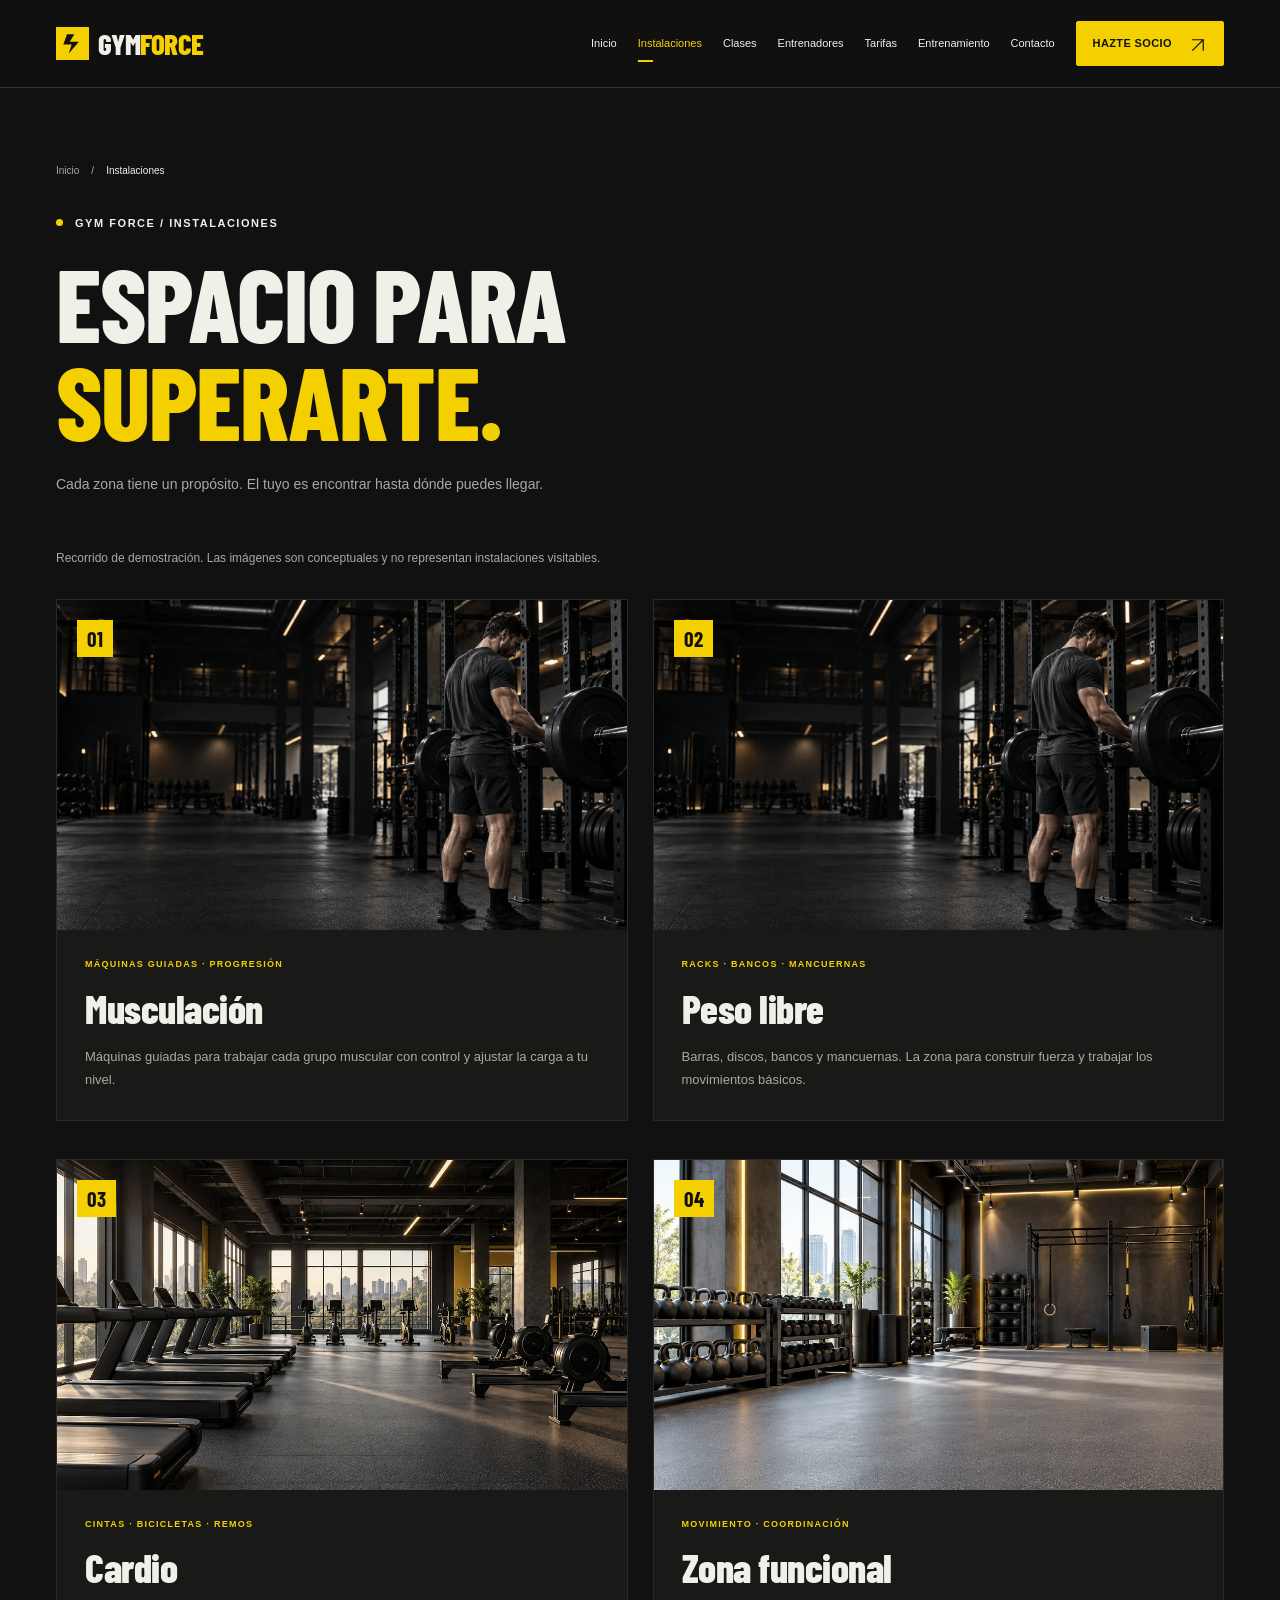
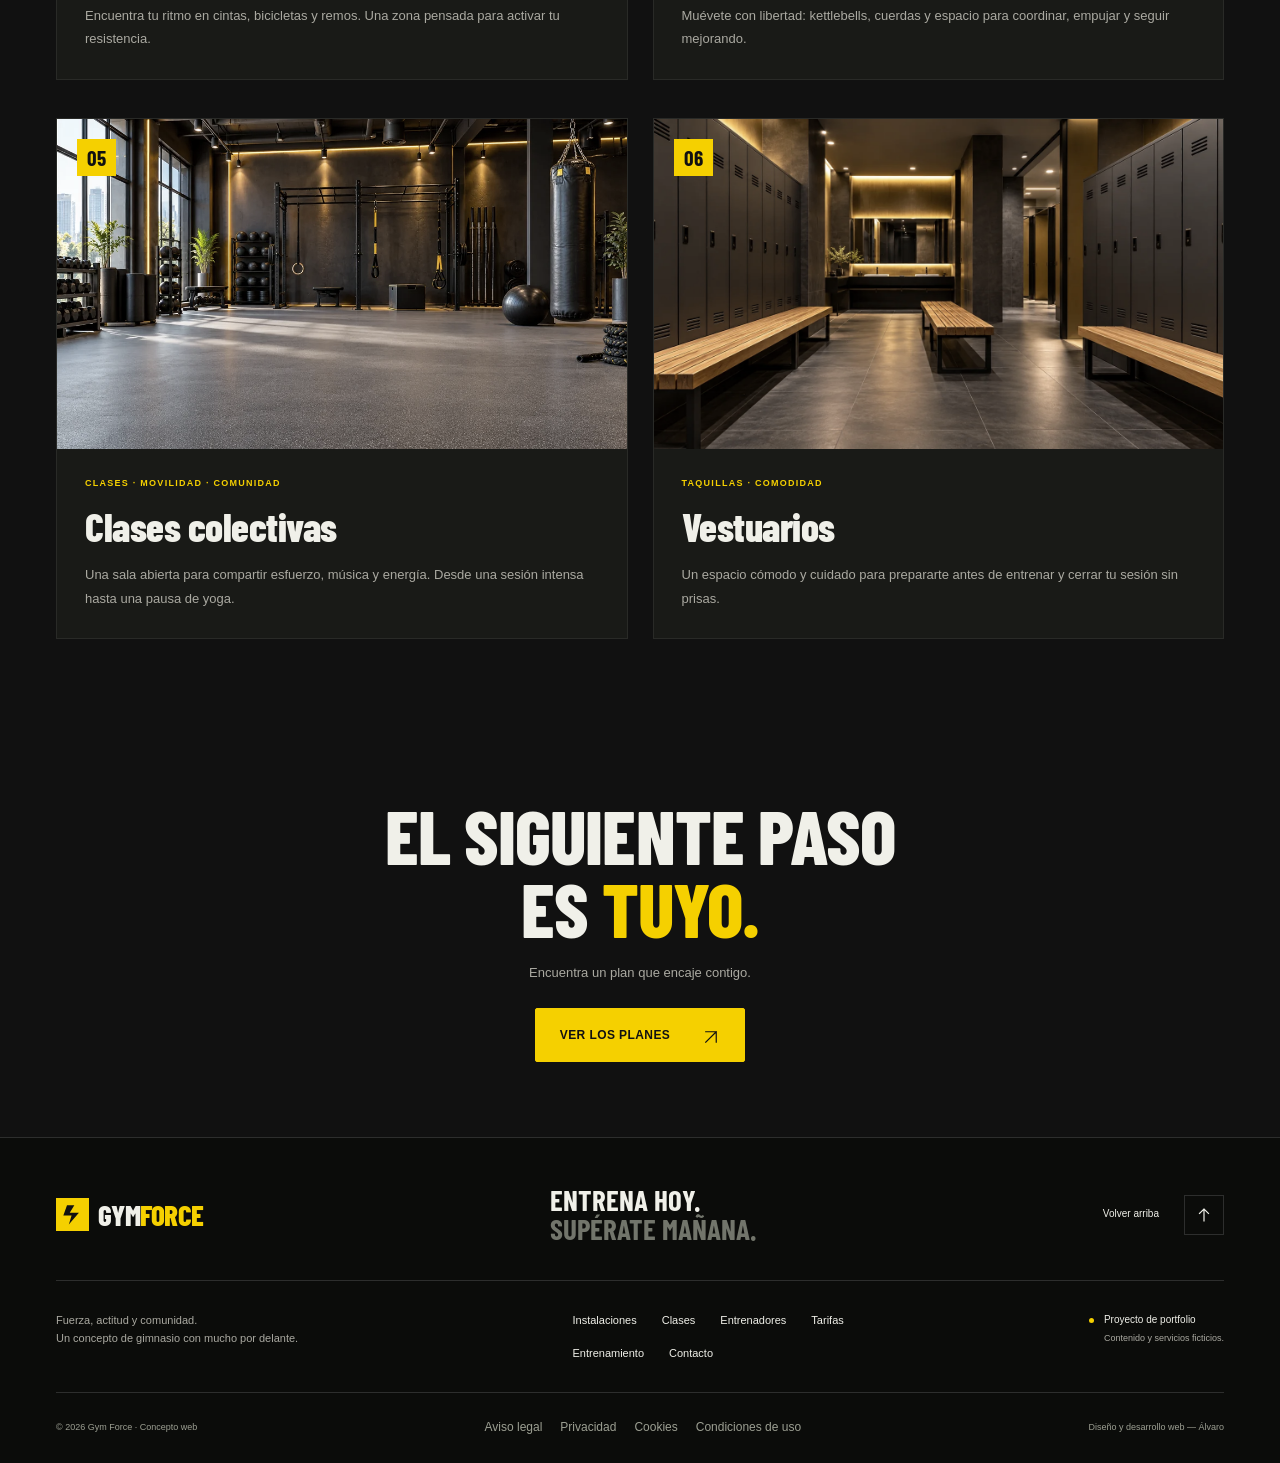
<file: instalaciones.html>
<!doctype html>
<html lang="es">
  <head>
    <meta charset="utf-8" />
    <meta name="viewport" content="width=device-width, initial-scale=1" />
    <meta
      name="description"
      content="Descubre las seis zonas del concepto Gym Force: musculación, peso libre, cardio, entrenamiento funcional, salas colectivas y vestuarios."
    />
    <meta name="theme-color" content="#111111" />
    <title>Instalaciones — GYM FORCE</title>
    <link rel="icon" href="img/favicon.svg" type="image/svg+xml" />
    <link
      rel="preload"
      href="fonts/barlow-condensed-800.woff2"
      as="font"
      type="font/woff2"
      crossorigin
    />
    <link rel="stylesheet" href="css/estilos.css" />
    <script src="js/main.js" defer></script>
  </head>
  <body>
    <a class="skip-link" href="#contenido">Saltar al contenido</a>
    <header class="site-header">
      <div class="container header-inner">
        <a class="brand" href="index.html" aria-label="Gym Force, inicio"
          ><svg class="brand-symbol" viewBox="0 0 36 36" aria-hidden="true">
            <path d="M12 8h8l-5 8h10L14 29l3-10H8z" /></svg
          ><span>GYM<span class="brand-accent">FORCE</span></span></a
        >
        <button
          class="menu-toggle"
          type="button"
          aria-controls="navegacion"
          aria-expanded="false"
        >
          <span class="menu-label">Menú</span
          ><span class="menu-icon" aria-hidden="true"></span>
        </button>
        <nav class="main-nav" id="navegacion" aria-label="Navegación principal">
          <a href="index.html">Inicio</a
          ><a href="instalaciones.html" aria-current="page">Instalaciones</a
          ><a href="clases.html">Clases</a
          ><a href="entrenadores.html">Entrenadores</a
          ><a href="tarifas.html">Tarifas</a
          ><a href="entrenamiento.html">Entrenamiento</a
          ><a href="contacto.html">Contacto</a
          ><a class="button button-small nav-cta" href="tarifas.html"
            >Hazte socio
            <span aria-hidden="true"
              ><svg class="icon" viewBox="0 0 24 24" aria-hidden="true">
                <path d="M5 19 19 5M5 5h14v14" /></svg></span
          ></a>
        </nav>
      </div>
    </header>
    <main id="contenido">
      <section class="page-intro">
        <div class="container">
          <nav class="breadcrumb" aria-label="Ruta de navegación">
            <a href="index.html">Inicio</a><span aria-hidden="true">/</span
            ><span aria-current="page">Instalaciones</span>
          </nav>
          <p class="eyebrow">
            <span class="status-dot" aria-hidden="true"></span> GYM FORCE /
            Instalaciones
          </p>
          <h1>ESPACIO PARA<br /><span class="text-yellow">SUPERARTE.</span></h1>
          <p class="intro-text">
            Cada zona tiene un propósito. El tuyo es encontrar hasta dónde
            puedes llegar.
          </p>
        </div>
      </section>
      <section class="catalog-section" aria-label="Zonas del gimnasio">
        <div class="container">
          <p class="catalog-note">
            Recorrido de demostración. Las imágenes son conceptuales y no
            representan instalaciones visitables.
          </p>
          <div class="facility-grid">
            <article class="facility-card">
              <div class="facility-image facility-01">
                <img
                  src="img/gym-force-hero.webp"
                  alt="Equipamiento de fuerza en el concepto de gimnasio Gym Force"
                  width="1672"
                  height="941"
                  loading="lazy"
                /><span class="facility-number">01</span>
              </div>
              <div class="facility-copy">
                <p class="eyebrow">Máquinas guiadas · Progresión</p>
                <h2>Musculación</h2>
                <p>
                  Máquinas guiadas para trabajar cada grupo muscular con control
                  y ajustar la carga a tu nivel.
                </p>
              </div>
            </article>
            <article class="facility-card">
              <div class="facility-image facility-02">
                <img
                  src="img/gym-force-hero.webp"
                  alt="Barra con discos y rack de peso libre"
                  width="1672"
                  height="941"
                  loading="lazy"
                /><span class="facility-number">02</span>
              </div>
              <div class="facility-copy">
                <p class="eyebrow">Racks · Bancos · Mancuernas</p>
                <h2>Peso libre</h2>
                <p>
                  Barras, discos, bancos y mancuernas. La zona para construir
                  fuerza y trabajar los movimientos básicos.
                </p>
              </div>
            </article>
            <article class="facility-card">
              <div class="facility-image facility-03">
                <img
                  src="img/cardio.webp"
                  alt="Zona conceptual de cardio con máquinas de entrenamiento"
                  width="1400"
                  height="649"
                  loading="lazy"
                /><span class="facility-number">03</span>
              </div>
              <div class="facility-copy">
                <p class="eyebrow">Cintas · Bicicletas · Remos</p>
                <h2>Cardio</h2>
                <p>
                  Encuentra tu ritmo en cintas, bicicletas y remos. Una zona
                  pensada para activar tu resistencia.
                </p>
              </div>
            </article>
            <article class="facility-card">
              <div class="facility-image facility-04">
                <img
                  src="img/studio.webp"
                  alt="Espacio funcional con material organizado y zona libre"
                  width="1400"
                  height="605"
                  loading="lazy"
                /><span class="facility-number">04</span>
              </div>
              <div class="facility-copy">
                <p class="eyebrow">Movimiento · Coordinación</p>
                <h2>Zona funcional</h2>
                <p>
                  Muévete con libertad: kettlebells, cuerdas y espacio para
                  coordinar, empujar y seguir mejorando.
                </p>
              </div>
            </article>
            <article class="facility-card">
              <div class="facility-image facility-05">
                <img
                  src="img/studio.webp"
                  alt="Sala conceptual para entrenamiento y clases colectivas"
                  width="1400"
                  height="605"
                  loading="lazy"
                /><span class="facility-number">05</span>
              </div>
              <div class="facility-copy">
                <p class="eyebrow">Clases · Movilidad · Comunidad</p>
                <h2>Clases colectivas</h2>
                <p>
                  Una sala abierta para compartir esfuerzo, música y energía.
                  Desde una sesión intensa hasta una pausa de yoga.
                </p>
              </div>
            </article>
            <article class="facility-card">
              <div class="facility-image facility-06">
                <img
                  src="img/lockers.webp"
                  alt="Vestuarios conceptuales con taquillas y bancos"
                  width="1400"
                  height="788"
                  loading="lazy"
                /><span class="facility-number">06</span>
              </div>
              <div class="facility-copy">
                <p class="eyebrow">Taquillas · Comodidad</p>
                <h2>Vestuarios</h2>
                <p>
                  Un espacio cómodo y cuidado para prepararte antes de entrenar
                  y cerrar tu sesión sin prisas.
                </p>
              </div>
            </article>
          </div>
        </div>
      </section>
      <section class="container page-cta">
        <h2>
          EL SIGUIENTE PASO<br />ES <span class="text-yellow">TUYO.</span>
        </h2>
        <p>Encuentra un plan que encaje contigo.</p>
        <a class="button" href="tarifas.html"
          >Ver los planes
          <span aria-hidden="true"
            ><svg class="icon" viewBox="0 0 24 24" aria-hidden="true">
              <path d="M5 19 19 5M5 5h14v14" /></svg></span
        ></a>
      </section>
    </main>
    <footer class="site-footer" id="pie">
      <div class="container">
        <div class="footer-top">
          <a class="brand" href="index.html" aria-label="Gym Force, inicio"
            ><svg class="brand-symbol" viewBox="0 0 36 36" aria-hidden="true">
              <path d="M12 8h8l-5 8h10L14 29l3-10H8z" /></svg
            ><span>GYM<span class="brand-accent">FORCE</span></span></a
          >
          <p>ENTRENA HOY.<br /><span>SUPÉRATE MAÑANA.</span></p>
          <a class="back-top" href="#contenido"
            >Volver arriba
            <span aria-hidden="true"
              ><svg class="icon" viewBox="0 0 24 24" aria-hidden="true">
                <path d="M12 20V4m-6 6 6-6 6 6" /></svg></span
          ></a>
        </div>
        <div class="footer-middle">
          <p>
            Fuerza, actitud y comunidad.<br />Un concepto de gimnasio con mucho
            por delante.
          </p>
          <nav aria-label="Navegación del pie">
            <a href="instalaciones.html">Instalaciones</a
            ><a href="clases.html">Clases</a
            ><a href="entrenadores.html">Entrenadores</a
            ><a href="tarifas.html">Tarifas</a
            ><a href="entrenamiento.html">Entrenamiento</a
            ><a href="contacto.html">Contacto</a>
          </nav>
          <div class="footer-disclaimer">
            <span class="status-dot" aria-hidden="true"></span>
            <p>
              Proyecto de portfolio<br /><span
                >Contenido y servicios ficticios.</span
              >
            </p>
          </div>
        </div>
        <div class="footer-bottom">
          <span>© <span data-year>2026</span> Gym Force · Concepto web</span>
          <nav class="footer-legal" aria-label="Información legal">
            <a href="legal.html#aviso-legal">Aviso legal</a>
            <a href="legal.html#privacidad">Privacidad</a>
            <a href="legal.html#cookies">Cookies</a>
            <a href="legal.html#condiciones">Condiciones de uso</a>
          </nav>
          <span>Diseño y desarrollo web — Álvaro</span>
        </div>
      </div>
    </footer>
  </body>
</html>
</file>
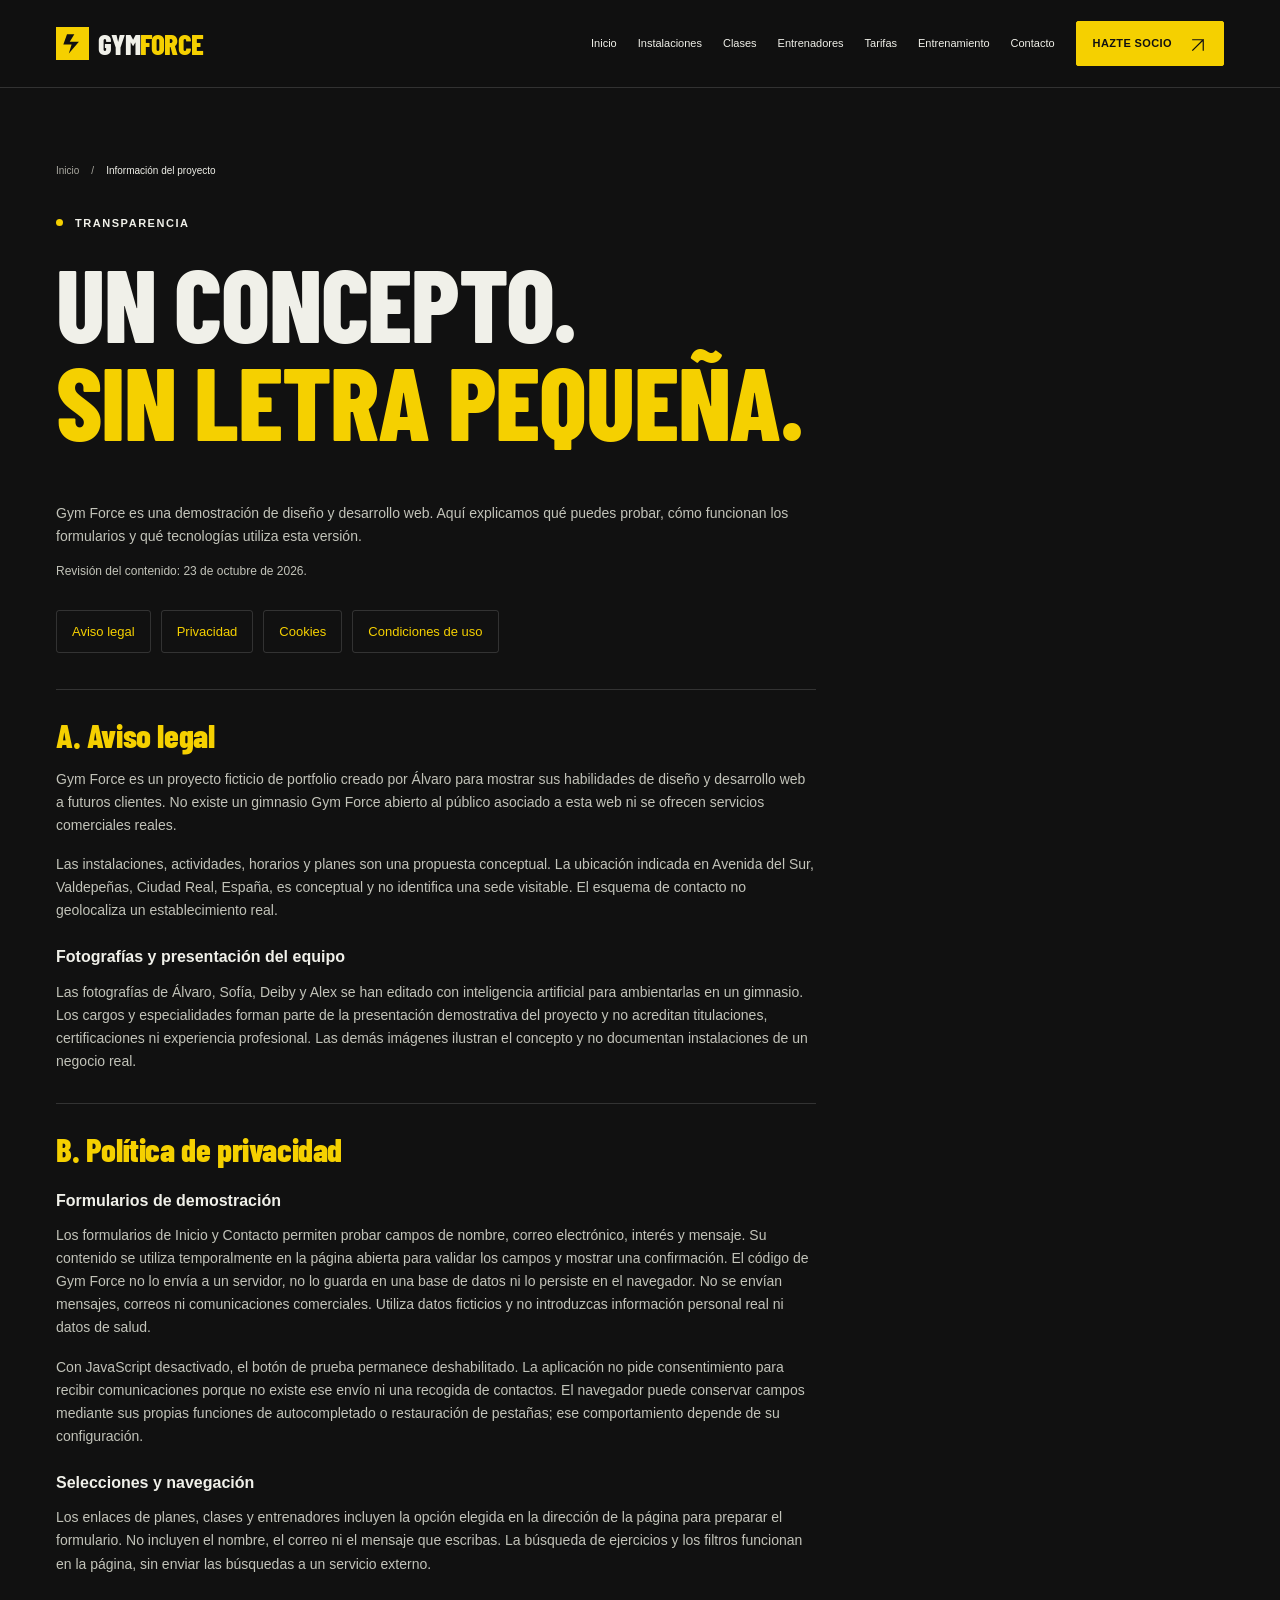
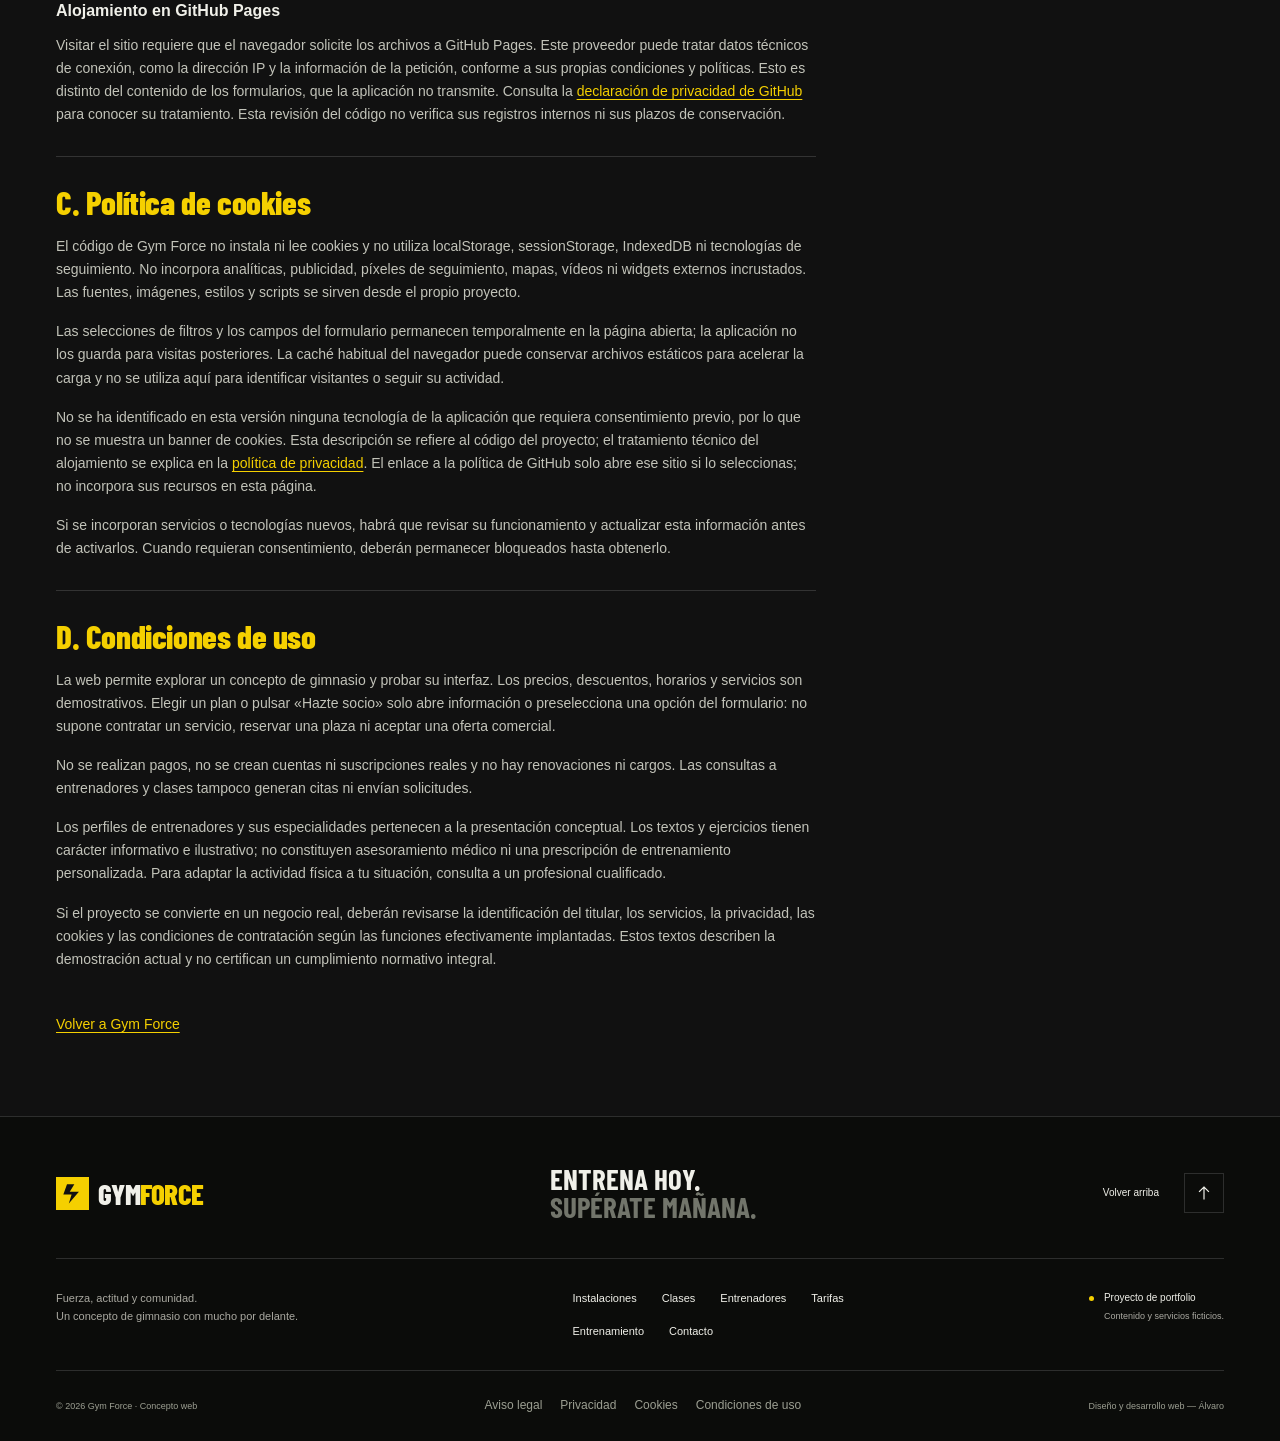
<file: legal.html>
<!doctype html>
<html lang="es">
  <head>
    <meta charset="utf-8" />
    <meta name="viewport" content="width=device-width, initial-scale=1" />
    <meta
      name="description"
      content="Aviso legal, privacidad, cookies y condiciones de uso de Gym Force, un proyecto ficticio de portfolio creado por Álvaro."
    />
    <meta name="theme-color" content="#111111" />
    <title>Información legal — GYM FORCE</title>
    <link rel="icon" href="img/favicon.svg" type="image/svg+xml" />
    <link
      rel="preload"
      href="fonts/barlow-condensed-800.woff2"
      as="font"
      type="font/woff2"
      crossorigin
    />

    <link rel="stylesheet" href="css/estilos.css" />
    <script src="js/main.js" defer></script>
  </head>
  <body>
    <a class="skip-link" href="#contenido">Saltar al contenido</a>
    <header class="site-header">
      <div class="container header-inner">
        <a class="brand" href="index.html" aria-label="Gym Force, inicio"
          ><svg class="brand-symbol" viewBox="0 0 36 36" aria-hidden="true">
            <path d="M12 8h8l-5 8h10L14 29l3-10H8z" /></svg
          ><span>GYM<span class="brand-accent">FORCE</span></span></a
        >
        <button
          class="menu-toggle"
          type="button"
          aria-controls="navegacion"
          aria-expanded="false"
        >
          <span class="menu-label">Menú</span
          ><span class="menu-icon" aria-hidden="true"></span>
        </button>
        <nav class="main-nav" id="navegacion" aria-label="Navegación principal">
          <a href="index.html">Inicio</a
          ><a href="instalaciones.html">Instalaciones</a
          ><a href="clases.html">Clases</a
          ><a href="entrenadores.html">Entrenadores</a
          ><a href="tarifas.html">Tarifas</a
          ><a href="entrenamiento.html">Entrenamiento</a
          ><a href="contacto.html">Contacto</a
          ><a class="button button-small nav-cta" href="tarifas.html"
            >Hazte socio
            <span aria-hidden="true"
              ><svg class="icon" viewBox="0 0 24 24" aria-hidden="true">
                <path d="M5 19 19 5M5 5h14v14" /></svg></span
          ></a>
        </nav>
      </div>
    </header>
    <main id="contenido">
      <section class="page-intro">
        <div class="container">
          <nav class="breadcrumb" aria-label="Ruta de navegación">
            <a href="index.html">Inicio</a><span aria-hidden="true">/</span
            ><span aria-current="page">Información del proyecto</span>
          </nav>
          <p class="eyebrow">
            <span class="status-dot" aria-hidden="true"></span> Transparencia
          </p>
          <h1>
            UN CONCEPTO.<br /><span class="text-yellow"
              >SIN LETRA PEQUEÑA.</span
            >
          </h1>
        </div>
      </section>
      <div class="container">
        <article class="legal-content">
          <p class="legal-summary">
            Gym Force es una demostración de diseño y desarrollo web. Aquí
            explicamos qué puedes probar, cómo funcionan los formularios y qué
            tecnologías utiliza esta versión.
          </p>
          <p class="legal-updated">
            Revisión del contenido:
            <time datetime="2026-10-23">23 de octubre de 2026</time>.
          </p>
          <nav class="legal-toc" aria-label="Apartados legales">
            <a href="#aviso-legal">Aviso legal</a>
            <a href="#privacidad">Privacidad</a>
            <a href="#cookies">Cookies</a>
            <a href="#condiciones">Condiciones de uso</a>
          </nav>

          <section
            class="legal-section"
            id="aviso-legal"
            aria-labelledby="aviso-title"
          >
            <h2 id="aviso-title">A. Aviso legal</h2>
            <p>
              Gym Force es un proyecto ficticio de portfolio creado por Álvaro
              para mostrar sus habilidades de diseño y desarrollo web a futuros
              clientes. No existe un gimnasio Gym Force abierto al público
              asociado a esta web ni se ofrecen servicios comerciales reales.
            </p>
            <p>
              Las instalaciones, actividades, horarios y planes son una
              propuesta conceptual. La ubicación indicada en Avenida del Sur,
              Valdepeñas, Ciudad Real, España, es conceptual y no identifica una
              sede visitable. El esquema de contacto no geolocaliza un
              establecimiento real.
            </p>
            <h3>Fotografías y presentación del equipo</h3>
            <p>
              Las fotografías de Álvaro, Sofía, Deiby y Alex se han editado con
              inteligencia artificial para ambientarlas en un gimnasio. Los
              cargos y especialidades forman parte de la presentación
              demostrativa del proyecto y no acreditan titulaciones,
              certificaciones ni experiencia profesional. Las demás imágenes
              ilustran el concepto y no documentan instalaciones de un negocio
              real.
            </p>
          </section>

          <section
            class="legal-section"
            id="privacidad"
            aria-labelledby="privacidad-title"
          >
            <h2 id="privacidad-title">B. Política de privacidad</h2>
            <h3>Formularios de demostración</h3>
            <p>
              Los formularios de Inicio y Contacto permiten probar campos de
              nombre, correo electrónico, interés y mensaje. Su contenido se
              utiliza temporalmente en la página abierta para validar los campos
              y mostrar una confirmación. El código de Gym Force no lo envía a
              un servidor, no lo guarda en una base de datos ni lo persiste en
              el navegador. No se envían mensajes, correos ni comunicaciones
              comerciales. Utiliza datos ficticios y no introduzcas información
              personal real ni datos de salud.
            </p>
            <p>
              Con JavaScript desactivado, el botón de prueba permanece
              deshabilitado. La aplicación no pide consentimiento para recibir
              comunicaciones porque no existe ese envío ni una recogida de
              contactos. El navegador puede conservar campos mediante sus
              propias funciones de autocompletado o restauración de pestañas;
              ese comportamiento depende de su configuración.
            </p>
            <h3>Selecciones y navegación</h3>
            <p>
              Los enlaces de planes, clases y entrenadores incluyen la opción
              elegida en la dirección de la página para preparar el formulario.
              No incluyen el nombre, el correo ni el mensaje que escribas. La
              búsqueda de ejercicios y los filtros funcionan en la página, sin
              enviar las búsquedas a un servicio externo.
            </p>
            <h3>Alojamiento en GitHub Pages</h3>
            <p>
              Visitar el sitio requiere que el navegador solicite los archivos a
              GitHub Pages. Este proveedor puede tratar datos técnicos de
              conexión, como la dirección IP y la información de la petición,
              conforme a sus propias condiciones y políticas. Esto es distinto
              del contenido de los formularios, que la aplicación no transmite.
              Consulta la
              <a
                href="https://docs.github.com/es/site-policy/privacy-policies/github-privacy-statement"
                rel="noreferrer"
                >declaración de privacidad de GitHub</a
              >
              para conocer su tratamiento. Esta revisión del código no verifica
              sus registros internos ni sus plazos de conservación.
            </p>
          </section>

          <section
            class="legal-section"
            id="cookies"
            aria-labelledby="cookies-title"
          >
            <h2 id="cookies-title">C. Política de cookies</h2>
            <p>
              El código de Gym Force no instala ni lee cookies y no utiliza
              localStorage, sessionStorage, IndexedDB ni tecnologías de
              seguimiento. No incorpora analíticas, publicidad, píxeles de
              seguimiento, mapas, vídeos ni widgets externos incrustados. Las
              fuentes, imágenes, estilos y scripts se sirven desde el propio
              proyecto.
            </p>
            <p>
              Las selecciones de filtros y los campos del formulario permanecen
              temporalmente en la página abierta; la aplicación no los guarda
              para visitas posteriores. La caché habitual del navegador puede
              conservar archivos estáticos para acelerar la carga y no se
              utiliza aquí para identificar visitantes o seguir su actividad.
            </p>
            <p>
              No se ha identificado en esta versión ninguna tecnología de la
              aplicación que requiera consentimiento previo, por lo que no se
              muestra un banner de cookies. Esta descripción se refiere al
              código del proyecto; el tratamiento técnico del alojamiento se
              explica en la <a href="#privacidad">política de privacidad</a>. El
              enlace a la política de GitHub solo abre ese sitio si lo
              seleccionas; no incorpora sus recursos en esta página.
            </p>
            <p>
              Si se incorporan servicios o tecnologías nuevos, habrá que revisar
              su funcionamiento y actualizar esta información antes de
              activarlos. Cuando requieran consentimiento, deberán permanecer
              bloqueados hasta obtenerlo.
            </p>
          </section>

          <section
            class="legal-section"
            id="condiciones"
            aria-labelledby="condiciones-title"
          >
            <h2 id="condiciones-title">D. Condiciones de uso</h2>
            <p>
              La web permite explorar un concepto de gimnasio y probar su
              interfaz. Los precios, descuentos, horarios y servicios son
              demostrativos. Elegir un plan o pulsar «Hazte socio» solo abre
              información o preselecciona una opción del formulario: no supone
              contratar un servicio, reservar una plaza ni aceptar una oferta
              comercial.
            </p>
            <p>
              No se realizan pagos, no se crean cuentas ni suscripciones reales
              y no hay renovaciones ni cargos. Las consultas a entrenadores y
              clases tampoco generan citas ni envían solicitudes.
            </p>
            <p>
              Los perfiles de entrenadores y sus especialidades pertenecen a la
              presentación conceptual. Los textos y ejercicios tienen carácter
              informativo e ilustrativo; no constituyen asesoramiento médico ni
              una prescripción de entrenamiento personalizada. Para adaptar la
              actividad física a tu situación, consulta a un profesional
              cualificado.
            </p>
            <p>
              Si el proyecto se convierte en un negocio real, deberán revisarse
              la identificación del titular, los servicios, la privacidad, las
              cookies y las condiciones de contratación según las funciones
              efectivamente implantadas. Estos textos describen la demostración
              actual y no certifican un cumplimiento normativo integral.
            </p>
          </section>
          <p class="legal-return">
            <a href="index.html">Volver a Gym Force</a>
          </p>
        </article>
      </div>
    </main>
    <footer class="site-footer" id="pie">
      <div class="container">
        <div class="footer-top">
          <a class="brand" href="index.html" aria-label="Gym Force, inicio"
            ><svg class="brand-symbol" viewBox="0 0 36 36" aria-hidden="true">
              <path d="M12 8h8l-5 8h10L14 29l3-10H8z" /></svg
            ><span>GYM<span class="brand-accent">FORCE</span></span></a
          >
          <p>ENTRENA HOY.<br /><span>SUPÉRATE MAÑANA.</span></p>
          <a class="back-top" href="#contenido"
            >Volver arriba
            <span aria-hidden="true"
              ><svg class="icon" viewBox="0 0 24 24" aria-hidden="true">
                <path d="M12 20V4m-6 6 6-6 6 6" /></svg></span
          ></a>
        </div>
        <div class="footer-middle">
          <p>
            Fuerza, actitud y comunidad.<br />Un concepto de gimnasio con mucho
            por delante.
          </p>
          <nav aria-label="Navegación del pie">
            <a href="instalaciones.html">Instalaciones</a
            ><a href="clases.html">Clases</a
            ><a href="entrenadores.html">Entrenadores</a
            ><a href="tarifas.html">Tarifas</a
            ><a href="entrenamiento.html">Entrenamiento</a
            ><a href="contacto.html">Contacto</a>
          </nav>
          <div class="footer-disclaimer">
            <span class="status-dot" aria-hidden="true"></span>
            <p>
              Proyecto de portfolio<br /><span
                >Contenido y servicios ficticios.</span
              >
            </p>
          </div>
        </div>
        <div class="footer-bottom">
          <span>© <span data-year>2026</span> Gym Force · Concepto web</span>
          <nav class="footer-legal" aria-label="Información legal">
            <a href="legal.html#aviso-legal">Aviso legal</a>
            <a href="legal.html#privacidad">Privacidad</a>
            <a href="legal.html#cookies">Cookies</a>
            <a href="legal.html#condiciones">Condiciones de uso</a>
          </nav>
          <span>Diseño y desarrollo web — Álvaro</span>
        </div>
      </div>
    </footer>
  </body>
</html>
</file>
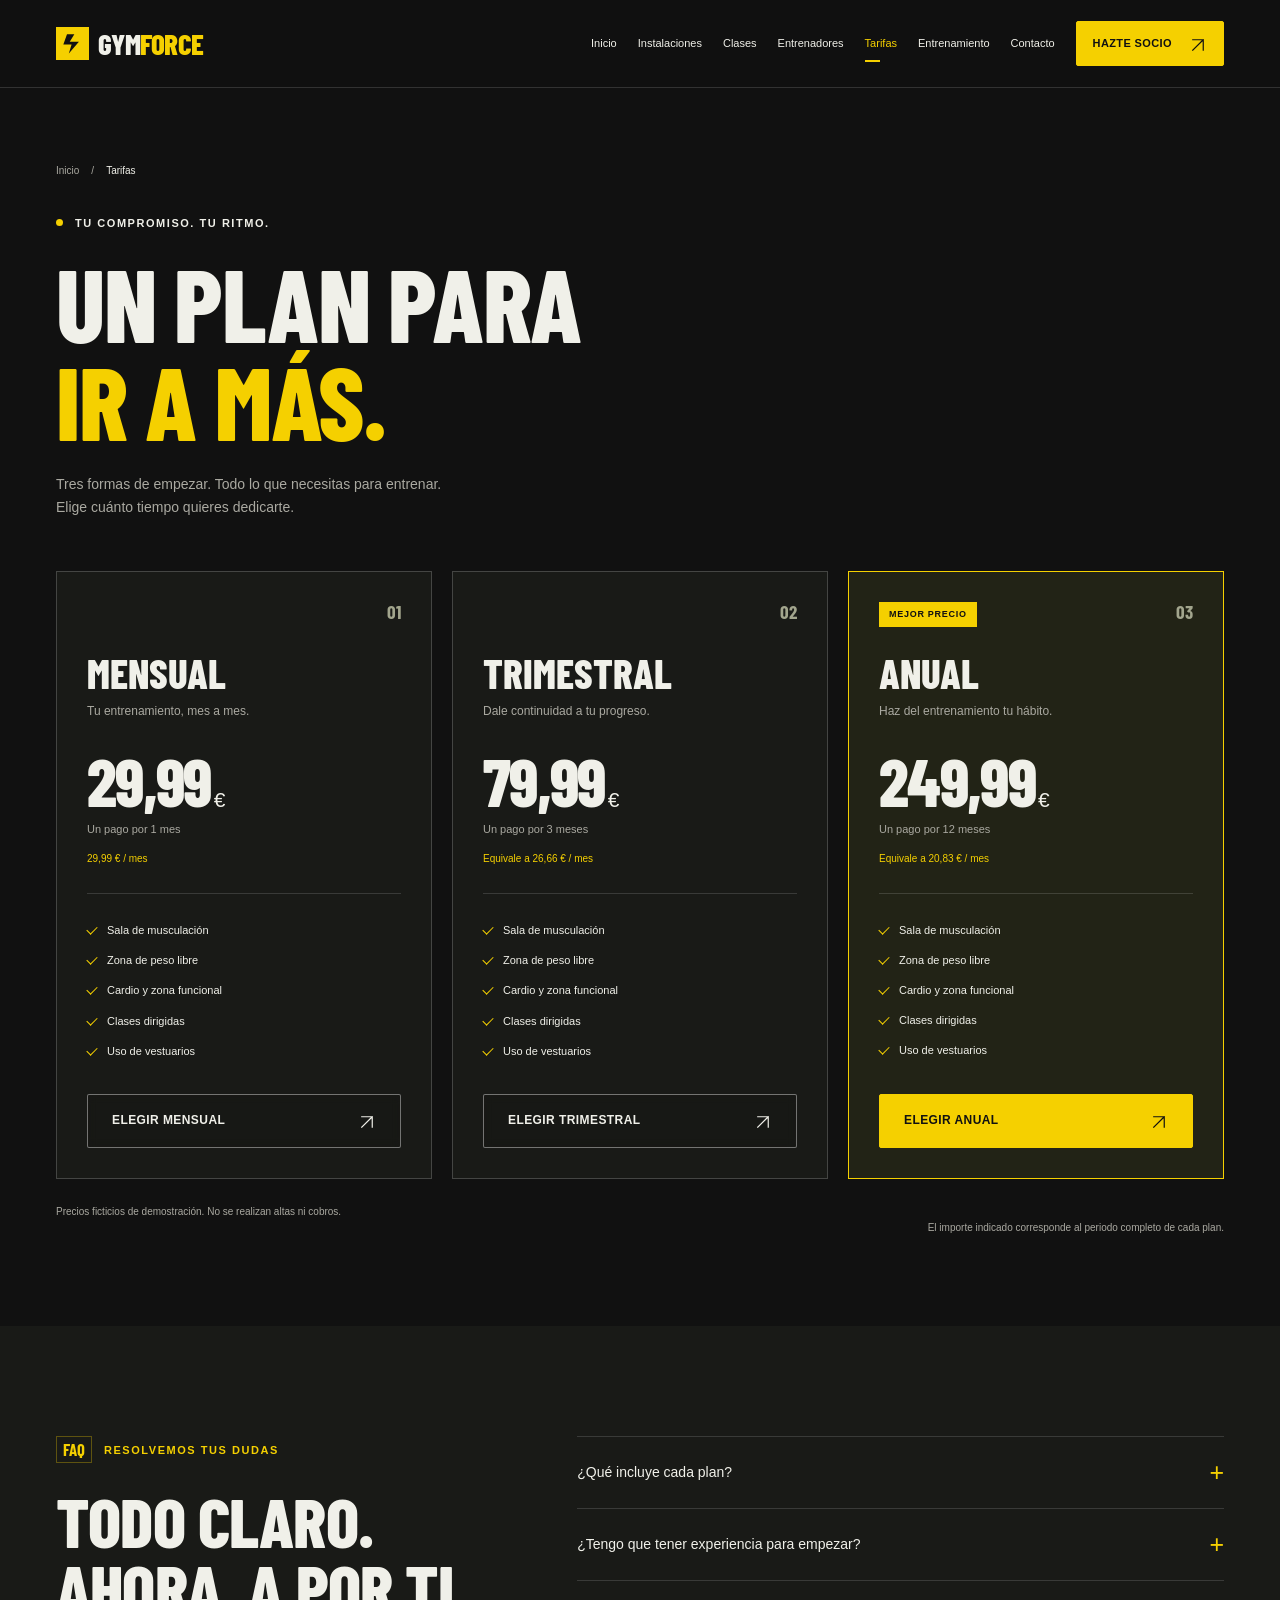
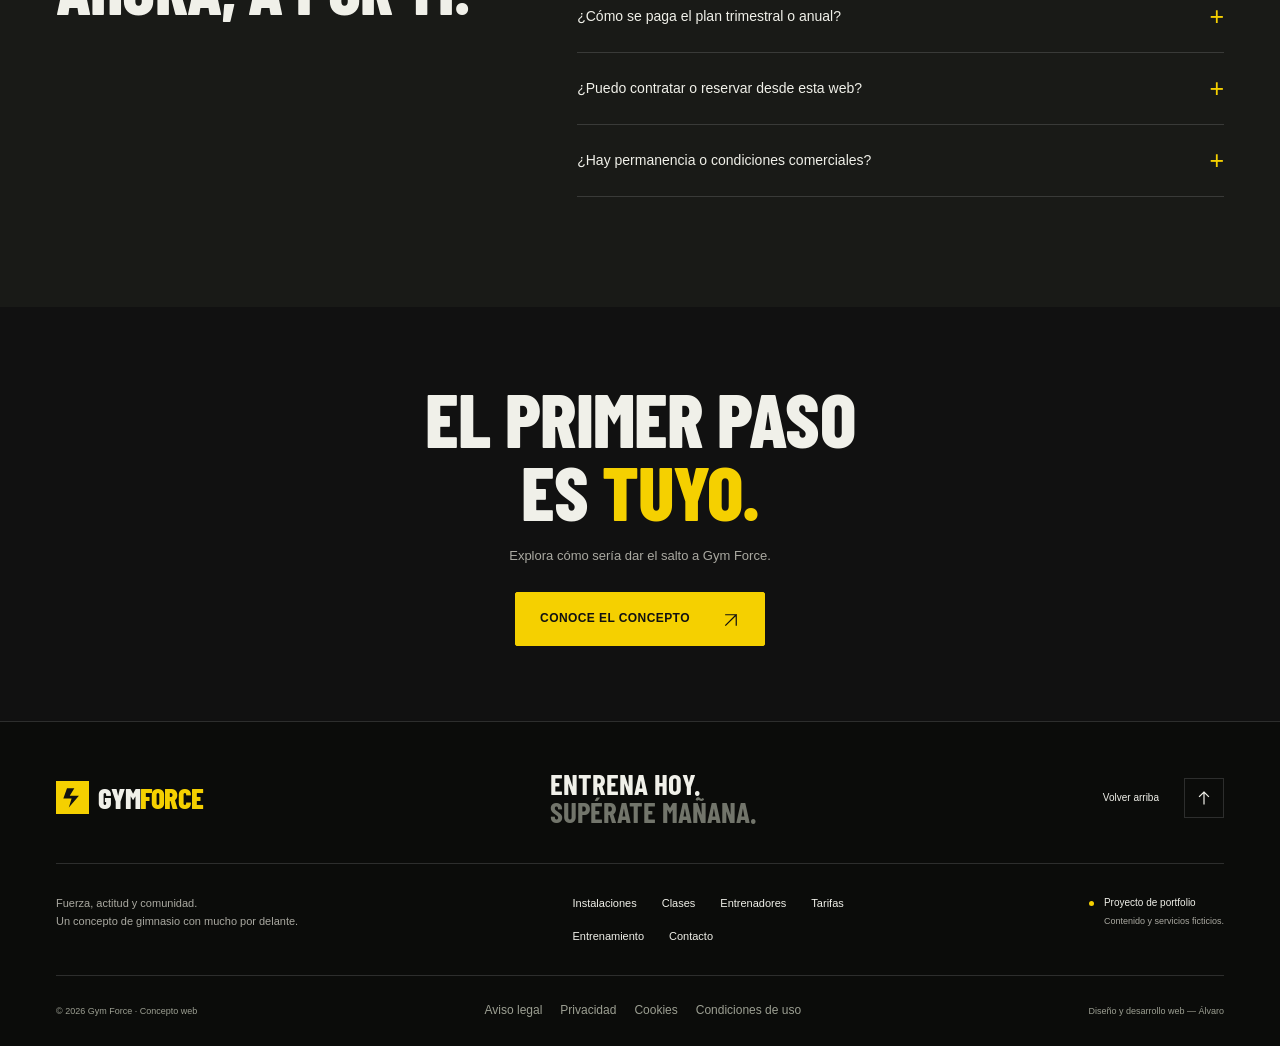
<file: tarifas.html>
<!doctype html>
<html lang="es">
  <head>
    <meta charset="utf-8" />
    <meta name="viewport" content="width=device-width, initial-scale=1" />
    <meta
      name="description"
      content="Compara los planes mensual, trimestral y anual de Gym Force. Precios y servicios demostrativos para un proyecto de portfolio."
    />
    <meta name="theme-color" content="#111111" />
    <title>Tarifas — GYM FORCE</title>
    <link rel="icon" href="img/favicon.svg" type="image/svg+xml" />
    <link
      rel="preload"
      href="fonts/barlow-condensed-800.woff2"
      as="font"
      type="font/woff2"
      crossorigin
    />

    <link rel="stylesheet" href="css/estilos.css" />
    <script src="js/main.js" defer></script>
  </head>
  <body>
    <a class="skip-link" href="#contenido">Saltar al contenido</a>
    <header class="site-header">
      <div class="container header-inner">
        <a class="brand" href="index.html" aria-label="Gym Force, inicio"
          ><svg class="brand-symbol" viewBox="0 0 36 36" aria-hidden="true">
            <path d="M12 8h8l-5 8h10L14 29l3-10H8z" /></svg
          ><span>GYM<span class="brand-accent">FORCE</span></span></a
        >
        <button
          class="menu-toggle"
          type="button"
          aria-controls="navegacion"
          aria-expanded="false"
        >
          <span class="menu-label">Menú</span
          ><span class="menu-icon" aria-hidden="true"></span>
        </button>
        <nav class="main-nav" id="navegacion" aria-label="Navegación principal">
          <a href="index.html">Inicio</a
          ><a href="instalaciones.html">Instalaciones</a
          ><a href="clases.html">Clases</a
          ><a href="entrenadores.html">Entrenadores</a
          ><a href="tarifas.html" aria-current="page">Tarifas</a
          ><a href="entrenamiento.html">Entrenamiento</a
          ><a href="contacto.html">Contacto</a
          ><a class="button button-small nav-cta" href="tarifas.html"
            >Hazte socio
            <span aria-hidden="true"
              ><svg class="icon" viewBox="0 0 24 24" aria-hidden="true">
                <path d="M5 19 19 5M5 5h14v14" /></svg></span
          ></a>
        </nav>
      </div>
    </header>
    <main id="contenido">
      <section class="page-intro">
        <div class="container">
          <nav class="breadcrumb" aria-label="Ruta de navegación">
            <a href="index.html">Inicio</a><span aria-hidden="true">/</span
            ><span aria-current="page">Tarifas</span>
          </nav>
          <p class="eyebrow">
            <span class="status-dot" aria-hidden="true"></span> Tu compromiso.
            Tu ritmo.
          </p>
          <h1>UN PLAN PARA<br /><span class="text-yellow">IR A MÁS.</span></h1>
          <p class="intro-text">
            Tres formas de empezar. Todo lo que necesitas para entrenar.<br />Elige
            cuánto tiempo quieres dedicarte.
          </p>
        </div>
      </section>
      <section class="pricing-section" aria-label="Comparativa de planes">
        <div class="container">
          <div class="pricing-grid">
            <article class="pricing-card" aria-labelledby="plan-mensual">
              <span class="plan-index">01</span>
              <h2 id="plan-mensual">MENSUAL</h2>
              <p class="plan-description">Tu entrenamiento, mes a mes.</p>
              <p class="plan-price">29,99<span>€</span></p>
              <p class="plan-term">Un pago por 1 mes</p>
              <p class="plan-equivalent">29,99 € / mes</p>
              <ul class="plan-features">
                <li>Sala de musculación</li>
                <li>Zona de peso libre</li>
                <li>Cardio y zona funcional</li>
                <li>Clases dirigidas</li>
                <li>Uso de vestuarios</li>
              </ul>
              <a
                class="button button-outline"
                href="index.html?plan=mensual#contacto"
                >Elegir mensual
                <span aria-hidden="true"
                  ><svg class="icon" viewBox="0 0 24 24" aria-hidden="true">
                    <path d="M5 19 19 5M5 5h14v14" /></svg></span
              ></a>
            </article>
            <article class="pricing-card" aria-labelledby="plan-trimestral">
              <span class="plan-index">02</span>
              <h2 id="plan-trimestral">TRIMESTRAL</h2>
              <p class="plan-description">Dale continuidad a tu progreso.</p>
              <p class="plan-price">79,99<span>€</span></p>
              <p class="plan-term">Un pago por 3 meses</p>
              <p class="plan-equivalent">Equivale a 26,66 € / mes</p>
              <ul class="plan-features">
                <li>Sala de musculación</li>
                <li>Zona de peso libre</li>
                <li>Cardio y zona funcional</li>
                <li>Clases dirigidas</li>
                <li>Uso de vestuarios</li>
              </ul>
              <a
                class="button button-outline"
                href="index.html?plan=trimestral#contacto"
                >Elegir trimestral
                <span aria-hidden="true"
                  ><svg class="icon" viewBox="0 0 24 24" aria-hidden="true">
                    <path d="M5 19 19 5M5 5h14v14" /></svg></span
              ></a>
            </article>
            <article class="pricing-card featured" aria-labelledby="plan-anual">
              <span class="plan-badge">MEJOR PRECIO</span
              ><span class="plan-index">03</span>
              <h2 id="plan-anual">ANUAL</h2>
              <p class="plan-description">Haz del entrenamiento tu hábito.</p>
              <p class="plan-price">249,99<span>€</span></p>
              <p class="plan-term">Un pago por 12 meses</p>
              <p class="plan-equivalent">Equivale a 20,83 € / mes</p>
              <ul class="plan-features">
                <li>Sala de musculación</li>
                <li>Zona de peso libre</li>
                <li>Cardio y zona funcional</li>
                <li>Clases dirigidas</li>
                <li>Uso de vestuarios</li>
              </ul>
              <a class="button" href="index.html?plan=anual#contacto"
                >Elegir anual
                <span aria-hidden="true"
                  ><svg class="icon" viewBox="0 0 24 24" aria-hidden="true">
                    <path d="M5 19 19 5M5 5h14v14" /></svg></span
              ></a>
            </article>
          </div>
          <div class="pricing-notes">
            <p>
              Precios ficticios de demostración. No se realizan altas ni cobros.
            </p>
            <p>
              El importe indicado corresponde al periodo completo de cada plan.
            </p>
          </div>
        </div>
      </section>
      <section class="section faq-section" aria-labelledby="faq-title">
        <div class="container faq-grid">
          <div>
            <p class="eyebrow section-eyebrow">
              <span class="section-number">FAQ</span> Resolvemos tus dudas
            </p>
            <h2 id="faq-title">TODO CLARO.<br />AHORA, A POR TI.</h2>
          </div>
          <div class="faq-list">
            <details>
              <summary>¿Qué incluye cada plan?</summary>
              <p>
                Todos los planes del concepto incluyen musculación, peso libre,
                cardio, zona funcional, clases dirigidas y vestuarios. La
                diferencia está en su duración y precio.
              </p>
            </details>
            <details>
              <summary>¿Tengo que tener experiencia para empezar?</summary>
              <p>
                La propuesta de Gym Force está pensada para distintos niveles.
                En un gimnasio real, pide una valoración inicial a un
                profesional para adaptar la actividad a tu condición y
                objetivos.
              </p>
            </details>
            <details>
              <summary>¿Cómo se paga el plan trimestral o anual?</summary>
              <p>
                Los precios mostrados son el importe total del periodo, no una
                cuota mensual. La cifra equivalente por mes sirve para comparar.
                Esta web no tiene pasarela de pago y no realiza cobros.
              </p>
            </details>
            <details>
              <summary>¿Puedo contratar o reservar desde esta web?</summary>
              <p>
                No. Gym Force es un proyecto de portfolio. El botón de cada plan
                abre el formulario de demostración con tu opción seleccionada;
                no genera altas, suscripciones ni reservas.
              </p>
            </details>
            <details>
              <summary>¿Hay permanencia o condiciones comerciales?</summary>
              <p>
                Al ser un gimnasio ficticio, no existen contratos ni condiciones
                comerciales reales. Estas condiciones se definirían antes de
                ofrecer un servicio al público.
              </p>
            </details>
          </div>
        </div>
      </section>
      <section class="container page-cta">
        <h2>EL PRIMER PASO<br />ES <span class="text-yellow">TUYO.</span></h2>
        <p>Explora cómo sería dar el salto a Gym Force.</p>
        <a class="button" href="index.html#contacto"
          >Conoce el concepto
          <span aria-hidden="true"
            ><svg class="icon" viewBox="0 0 24 24" aria-hidden="true">
              <path d="M5 19 19 5M5 5h14v14" /></svg></span
        ></a>
      </section>
    </main>
    <footer class="site-footer" id="pie">
      <div class="container">
        <div class="footer-top">
          <a class="brand" href="index.html" aria-label="Gym Force, inicio"
            ><svg class="brand-symbol" viewBox="0 0 36 36" aria-hidden="true">
              <path d="M12 8h8l-5 8h10L14 29l3-10H8z" /></svg
            ><span>GYM<span class="brand-accent">FORCE</span></span></a
          >
          <p>ENTRENA HOY.<br /><span>SUPÉRATE MAÑANA.</span></p>
          <a class="back-top" href="#contenido"
            >Volver arriba
            <span aria-hidden="true"
              ><svg class="icon" viewBox="0 0 24 24" aria-hidden="true">
                <path d="M12 20V4m-6 6 6-6 6 6" /></svg></span
          ></a>
        </div>
        <div class="footer-middle">
          <p>
            Fuerza, actitud y comunidad.<br />Un concepto de gimnasio con mucho
            por delante.
          </p>
          <nav aria-label="Navegación del pie">
            <a href="instalaciones.html">Instalaciones</a
            ><a href="clases.html">Clases</a
            ><a href="entrenadores.html">Entrenadores</a
            ><a href="tarifas.html">Tarifas</a
            ><a href="entrenamiento.html">Entrenamiento</a
            ><a href="contacto.html">Contacto</a>
          </nav>
          <div class="footer-disclaimer">
            <span class="status-dot" aria-hidden="true"></span>
            <p>
              Proyecto de portfolio<br /><span
                >Contenido y servicios ficticios.</span
              >
            </p>
          </div>
        </div>
        <div class="footer-bottom">
          <span>© <span data-year>2026</span> Gym Force · Concepto web</span>
          <nav class="footer-legal" aria-label="Información legal">
            <a href="legal.html#aviso-legal">Aviso legal</a>
            <a href="legal.html#privacidad">Privacidad</a>
            <a href="legal.html#cookies">Cookies</a>
            <a href="legal.html#condiciones">Condiciones de uso</a>
          </nav>
          <span>Diseño y desarrollo web — Álvaro</span>
        </div>
      </div>
    </footer>
  </body>
</html>
</file>
<file: css/estilos.css>
/* GYM FORCE — shared visual system, without frameworks or external requests. */
@font-face {
  font-family: Barlow Condensed;
  src: url("../fonts/barlow-condensed-700.woff2") format("woff2");
  font-weight: 700;
  font-style: normal;
  font-display: swap;
}
@font-face {
  font-family: Barlow Condensed;
  src: url("../fonts/barlow-condensed-800.woff2") format("woff2");
  font-weight: 800;
  font-style: normal;
  font-display: swap;
}
:root {
  --yellow: #f5d000;
  --black: #111111;
  --paper: #f0f0e9;
  --muted: #aaa9a1;
  --line: #ffffff24;
  --display: "Barlow Condensed", "Arial Narrow", sans-serif;
  --body: Arial, Helvetica, sans-serif;
  --container: 1280px;
}
*,
*::before,
*::after {
  box-sizing: border-box;
}
html {
  scroll-behavior: smooth;
  scroll-padding-top: 110px;
}
body {
  margin: 0;
  background: var(--black);
  color: var(--paper);
  font-family: var(--body);
  font-size: 15px;
  line-height: 1.65;
  -webkit-font-smoothing: antialiased;
}
body.menu-open {
  overflow: hidden;
}
button,
input,
textarea,
select {
  font: inherit;
}
button,
a,
input,
textarea,
select {
  -webkit-tap-highlight-color: transparent;
}
button,
a {
  touch-action: manipulation;
}
button {
  cursor: pointer;
}
a {
  color: inherit;
  text-decoration: none;
}
img {
  display: block;
  max-width: 100%;
  height: auto;
}
svg {
  display: block;
}
h1,
h2,
h3,
p {
  margin: 0;
}
h1,
h2 {
  font-family: var(--display);
  font-weight: 800;
  line-height: 0.96;
  letter-spacing: -0.012em;
}
h2 {
  font-size: clamp(48px, 5.4vw, 78px);
}
h3 {
  line-height: 1.15;
}
p + p {
  margin-top: 16px;
}
::selection {
  background: var(--yellow);
  color: var(--black);
}
:focus-visible {
  outline: 3px solid var(--yellow);
  outline-offset: 5px;
}
[hidden] {
  display: none !important;
}
.container {
  width: min(var(--container), calc(100% - 112px));
  margin-inline: auto;
}
.section {
  padding-block: 110px;
}
.eyebrow {
  font-size: 11px;
  line-height: 1.5;
  font-weight: 700;
  letter-spacing: 0.14em;
  text-transform: uppercase;
  display: flex;
  gap: 12px;
  align-items: center;
}
.section-eyebrow {
  margin-bottom: 25px;
  color: var(--yellow);
}
.section-number {
  font-family: var(--display);
  font-size: 17px;
  border: 1px solid #f5d00050;
  line-height: 1;
  padding: 4px 6px;
  letter-spacing: 0;
}
.text-muted {
  color: #777971;
}
.text-yellow {
  color: var(--yellow);
}
.status-dot {
  width: 7px;
  height: 7px;
  background: var(--yellow);
  display: inline-block;
  border-radius: 50%;
  flex-shrink: 0;
}
.button {
  display: inline-flex;
  align-items: center;
  justify-content: space-between;
  gap: 32px;
  min-height: 54px;
  padding: 15px 24px;
  background: var(--yellow);
  color: var(--black);
  font-size: 12px;
  line-height: 1.4;
  letter-spacing: 0.035em;
  text-transform: uppercase;
  font-weight: 700;
  border: 1px solid var(--yellow);
  border-radius: 2px;
  transition:
    background 0.2s,
    color 0.2s,
    transform 0.2s;
}
.button span {
  font-size: 20px;
  line-height: 1;
  font-weight: 400;
}
.button:hover {
  background: #ffdf20;
  transform: translateY(-2px);
}
.button:disabled {
  opacity: 0.5;
  cursor: not-allowed;
  transform: none;
}
.button-outline {
  background: #11111130;
  border-color: #ffffff66;
  color: var(--paper);
  backdrop-filter: blur(5px);
}
.button-outline:hover {
  background: var(--paper);
  color: var(--black);
}
.button-small {
  min-height: 43px;
  padding: 11px 18px;
  font-size: 11px;
  gap: 22px;
}
.button-dark {
  background: var(--black);
  border-color: var(--black);
  color: var(--paper);
}
.button-dark:hover {
  background: #292a24;
  border-color: #292a24;
  color: var(--paper);
}
.text-link {
  display: inline-flex;
  gap: 40px;
  align-items: center;
  text-transform: uppercase;
  font-size: 11px;
  font-weight: 700;
  letter-spacing: 0.05em;
  border-bottom: 1px solid #ffffff70;
  padding-block: 12px;
}
.text-link span {
  font-size: 23px;
  color: var(--yellow);
}
.text-link:hover {
  color: var(--yellow);
}
.context-note {
  font-size: 11px;
  color: var(--muted);
  line-height: 1.7;
}
.sr-only {
  position: absolute;
  width: 1px;
  height: 1px;
  padding: 0;
  margin: -1px;
  overflow: hidden;
  clip: rect(0, 0, 0, 0);
  white-space: nowrap;
  border: 0;
}
.skip-link {
  position: fixed;
  z-index: 100;
  top: 10px;
  left: 20px;
  transform: translateY(-200%);
  padding: 12px 20px;
  background: var(--yellow);
  color: var(--black);
  font-weight: 700;
}
.skip-link:focus {
  transform: translateY(0);
}

/* Header and mobile disclosure. Navigation stays usable without JavaScript. */
.site-header {
  position: sticky;
  top: 0;
  z-index: 50;
  background: #111111f5;
  border-bottom: 1px solid var(--line);
  backdrop-filter: blur(16px);
}
.header-inner {
  min-height: 87px;
  display: flex;
  align-items: center;
  justify-content: space-between;
  gap: 36px;
}
.brand {
  display: inline-flex;
  align-items: center;
  gap: 9px;
  font-family: var(--display);
  font-size: 29px;
  font-weight: 800;
  letter-spacing: -0.025em;
  white-space: nowrap;
  line-height: 1;
}
.brand-symbol {
  width: 33px;
  height: 33px;
  background: var(--yellow);
  fill: var(--black);
  flex-shrink: 0;
}
.brand-accent {
  color: var(--yellow);
}
.main-nav {
  display: flex;
  align-items: center;
  gap: 29px;
  font-size: 12px;
  font-weight: 500;
}
.main-nav > a:not(.button) {
  position: relative;
  padding-block: 13px;
  transition: color 0.2s;
}
.main-nav > a:not(.button):hover,
.main-nav > a[aria-current="page"] {
  color: var(--yellow);
}
.main-nav > a[aria-current="page"]::after {
  content: "";
  position: absolute;
  left: 0;
  bottom: 4px;
  width: 15px;
  height: 2px;
  background: var(--yellow);
}
.menu-toggle {
  display: none;
}

/* Hero: photograph, strong typography and two clear actions. */
.hero {
  position: relative;
  min-height: 770px;
  min-height: min(800px, calc(100svh - 87px));
  isolation: isolate;
  overflow: hidden;
  display: flex;
  align-items: center;
}
.hero-picture,
.hero-shade {
  position: absolute;
  inset: 0;
  z-index: -2;
}
.hero-picture img {
  width: 100%;
  height: 100%;
  object-fit: cover;
  object-position: 65% 50%;
}
.hero-shade {
  z-index: -1;
  background:
    linear-gradient(
      90deg,
      #111111ef 0%,
      #111111ba 29%,
      #11111120 66%,
      #11111115 100%
    ),
    linear-gradient(
      0deg,
      #111111e6 0%,
      transparent 24%,
      transparent 80%,
      #11111140 100%
    );
}
.hero-content {
  padding-top: 45px;
  padding-bottom: 125px;
}
.hero .eyebrow {
  color: var(--paper);
  margin-bottom: 22px;
  font-size: 10px;
}
.hero h1 {
  font-size: clamp(84px, 9.85vw, 150px);
  line-height: 0.88;
  letter-spacing: -0.015em;
  max-width: 800px;
}
.hero h1 span {
  color: var(--yellow);
}
.hero-description {
  color: #d4d3cd;
  font-size: 15px;
  line-height: 1.75;
  margin-top: 28px;
  max-width: 430px;
}
.hero-actions {
  display: flex;
  gap: 12px;
  margin-top: 29px;
  flex-wrap: wrap;
}
.hero-footnote {
  display: flex;
  align-items: center;
  gap: 13px;
  font-size: 10px;
  line-height: 1.65;
  margin-top: 35px;
  color: #d4d3cd;
}
.hero-footnote strong {
  font-weight: 400;
  color: #a6a69e;
}
.tiny-cross {
  font-size: 30px;
  color: var(--yellow);
  line-height: 1;
}
.hero-side-label {
  position: absolute;
  right: 26px;
  top: 40%;
  font-size: 9px;
  font-weight: 700;
  letter-spacing: 0.2em;
  writing-mode: vertical-rl;
  color: #ffffffa6;
}
.hero-bottom {
  position: absolute;
  bottom: 25px;
  left: 0;
  right: 0;
  display: flex;
  justify-content: space-between;
  align-items: center;
  gap: 20px;
  border-top: 1px solid #ffffff38;
  padding-top: 18px;
  font-size: 9px;
  letter-spacing: 0.1em;
  font-weight: 700;
}
.hero-bottom a {
  display: flex;
  gap: 20px;
  align-items: center;
  letter-spacing: 0.02em;
}
.hero-bottom a:hover {
  color: var(--yellow);
}
.hero-bottom a span {
  font-size: 16px;
}
.demo-label {
  color: #b0b0a8;
  font-weight: 400;
  letter-spacing: 0.02em;
}
.manifesto-strip {
  background: var(--yellow);
  color: var(--black);
  overflow: hidden;
  padding-block: 15px;
}
.manifesto-strip > div {
  font: 700 27px/1 var(--display);
  display: flex;
  align-items: center;
  justify-content: space-around;
  gap: 35px;
  white-space: nowrap;
  min-width: 960px;
  letter-spacing: 0.015em;
}
.manifesto-strip span {
  font-family: Arial, sans-serif;
  font-size: 23px;
}

/* Introduction and facilities. */
.intro-grid {
  display: grid;
  grid-template-columns: 1fr 1fr;
  gap: 100px;
  align-items: center;
}
.intro-copy {
  max-width: 460px;
  padding-top: 20px;
  color: var(--muted);
  font-size: 14px;
}
.intro-copy .lead {
  color: var(--paper);
  font-size: 21px;
  line-height: 1.4;
  font-weight: 600;
  margin-bottom: 21px;
  letter-spacing: -0.025em;
}
.intro-copy .text-link {
  color: var(--paper);
  margin-top: 13px;
}
.intro-copy .context-note {
  margin-top: 22px;
  color: #92938c;
  font-size: 10px;
}
.values-row {
  display: grid;
  grid-template-columns: repeat(3, 1fr);
  border-top: 1px solid var(--line);
  margin-top: 65px;
  padding-top: 32px;
  gap: 25px;
}
.values-row > div {
  display: flex;
  align-items: center;
  gap: 20px;
}
.values-row strong {
  font-family: var(--display);
  font-size: 43px;
  font-weight: 700;
  line-height: 1;
}
.values-row strong span {
  color: var(--yellow);
  font-size: 36px;
  margin-left: 3px;
}
.values-row p {
  font-size: 12px;
  font-weight: 600;
  line-height: 1.6;
}
.values-row small {
  display: block;
  font-size: 10px;
  color: var(--muted);
  font-weight: 400;
}
.spaces-section {
  background: #191a17;
}
.section-heading {
  display: flex;
  justify-content: space-between;
  align-items: flex-end;
  gap: 40px;
  margin-bottom: 44px;
}
.section-heading > p {
  font-size: 13px;
  color: var(--muted);
  line-height: 1.8;
  max-width: 280px;
  padding-bottom: 5px;
}
.spaces-layout {
  display: grid;
  grid-template-columns: 1.05fr 1fr;
  gap: 65px;
  align-items: stretch;
}
.space-photo {
  position: relative;
  min-height: 450px;
  overflow: hidden;
  background: #22251e;
}
.space-photo::after {
  content: "";
  position: absolute;
  inset: 0;
  background: linear-gradient(0deg, #111111b0, transparent 50%);
  pointer-events: none;
}
.space-photo img {
  width: 100%;
  height: 100%;
  object-fit: cover;
  object-position: var(--training-photo-position, 75% 50%);
  filter: saturate(0.45);
  transition: transform 0.6s;
}
.space-photo:hover img {
  transform: scale(1.025);
}
.image-caption {
  position: absolute;
  z-index: 1;
  bottom: 26px;
  left: 27px;
  right: 27px;
  display: flex;
  align-items: center;
  justify-content: space-between;
  font-size: 10px;
  font-weight: 700;
  letter-spacing: 0.08em;
}
.image-caption > span + span {
  background: var(--yellow);
  color: var(--black);
  width: 34px;
  height: 34px;
  font-size: 21px;
  display: grid;
  place-items: center;
}
.image-tag {
  position: absolute;
  top: 20px;
  left: 20px;
  font-size: 9px;
  letter-spacing: 0.03em;
  padding: 4px 9px;
  border: 1px solid #ffffff55;
  background: #11111199;
}
.space-list article {
  display: flex;
  align-items: baseline;
  gap: 22px;
  padding-block: 26px;
  border-bottom: 1px solid var(--line);
}
.space-list article:first-child {
  padding-top: 10px;
}
.space-index {
  font: 700 18px/1 var(--display);
  color: var(--yellow);
}
.space-list h3 {
  font-size: 19px;
  font-weight: 500;
  letter-spacing: -0.025em;
  margin-bottom: 10px;
}
.space-list p {
  font-size: 12px;
  line-height: 1.8;
  color: var(--muted);
  max-width: 310px;
}
.space-mark {
  margin-left: auto;
  color: var(--yellow);
  font-size: 20px;
}

/* Class filters: all classes stay visible without JavaScript. */
.filter-bar {
  display: flex;
  gap: 9px;
  flex-wrap: wrap;
  margin-bottom: 25px;
}
.filter-button {
  border: 1px solid #ffffff38;
  background: transparent;
  color: var(--muted);
  padding: 9px 23px;
  min-height: 44px;
  font-size: 11px;
  border-radius: 2px;
  transition:
    color 0.2s,
    background 0.2s;
}
.filter-button:hover {
  color: var(--paper);
  border-color: #ffffff70;
}
.filter-button.is-active {
  color: var(--black);
  background: var(--yellow);
  border-color: var(--yellow);
  font-weight: 700;
}
.class-grid {
  display: grid;
  grid-template-columns: repeat(3, 1fr);
  gap: 18px;
}
.class-card {
  position: relative;
  overflow: hidden;
  background: #1b1c18;
  border: 1px solid #ffffff0c;
  padding: 26px;
  transition:
    border-color 0.25s,
    background 0.25s;
  isolation: isolate;
}
.class-card:hover {
  border-color: #f5d00070;
  background: #20221b;
}
.class-card-top {
  display: flex;
  justify-content: space-between;
  gap: 10px;
  font-size: 9px;
  letter-spacing: 0.08em;
  margin-bottom: 58px;
}
.class-category {
  color: var(--yellow);
  font-weight: 700;
}
.class-duration {
  color: var(--muted);
}
.class-art {
  position: absolute;
  right: 14px;
  top: 40px;
  font: 800 155px/0.9 var(--display);
  letter-spacing: -0.05em;
  color: #ffffff04;
  -webkit-text-stroke: 1px #ffffff12;
  z-index: -1;
  transform: rotate(-7deg);
}
.class-card h3 {
  font: 700 43px/0.98 var(--display);
  letter-spacing: 0.005em;
}
.class-card > p {
  font-size: 12px;
  color: var(--muted);
  line-height: 1.8;
  margin-top: 18px;
  min-height: 65px;
  max-width: 280px;
}
.class-meta {
  border-top: 1px solid var(--line);
  padding-top: 18px;
  margin-top: 22px;
  display: flex;
  align-items: center;
  justify-content: space-between;
}
.class-meta > span {
  display: flex;
  align-items: center;
  gap: 9px;
  font-size: 9px;
  color: #c4c4ba;
}
.intensity {
  height: 9px;
  width: 20px;
  display: inline-block;
  background: linear-gradient(
    90deg,
    var(--yellow) 0 22%,
    transparent 22% 34%,
    var(--yellow) 34% 56%,
    transparent 56% 68%,
    var(--yellow) 68% 90%
  );
  clip-path: polygon(
    0 70%,
    22% 70%,
    22% 100%,
    34% 100%,
    34% 35%,
    56% 35%,
    56% 100%,
    68% 100%,
    68% 0,
    90% 0,
    90% 100%,
    0 100%
  );
}
.intensity-low {
  background: linear-gradient(
    90deg,
    var(--yellow) 0 22%,
    transparent 22% 34%,
    #777971 34% 56%,
    transparent 56% 68%,
    #777971 68% 90%
  );
}
.intensity-medium {
  background: linear-gradient(
    90deg,
    var(--yellow) 0 22%,
    transparent 22% 34%,
    var(--yellow) 34% 56%,
    transparent 56% 68%,
    #777971 68% 90%
  );
}
.class-link {
  font-size: 21px;
  display: grid;
  place-items: center;
  border: 1px solid #ffffff30;
  width: 44px;
  height: 44px;
  transition:
    background 0.2s,
    color 0.2s;
}
.class-link:hover {
  background: var(--yellow);
  color: var(--black);
}
.classes-section .context-note {
  margin-top: 22px;
  font-size: 10px;
}

/* Membership teaser, contact and shared footer. */
.plans-teaser {
  background: var(--yellow);
  color: var(--black);
  padding-block: 75px;
  overflow: hidden;
}
.plans-teaser-grid {
  display: grid;
  grid-template-columns: 1fr 1fr;
  align-items: center;
  gap: 80px;
}
.plans-teaser h2 {
  font-size: clamp(88px, 11vw, 154px);
  margin-top: 22px;
  line-height: 0.87;
}
.teaser-offer {
  padding-left: 60px;
  border-left: 1px solid #11111140;
}
.teaser-offer > p:first-child {
  font-size: 12px;
}
.teaser-price {
  font: 800 78px/1 var(--display);
  letter-spacing: -0.025em;
  margin-top: 9px;
}
.teaser-price span {
  font: 400 15px/1.4 var(--body);
  margin-left: 8px;
  letter-spacing: 0;
}
.teaser-offer > p:not(.teaser-price) {
  font-size: 12px;
  line-height: 1.8;
}
.teaser-offer > .button {
  margin-top: 24px;
}
.teaser-note {
  display: block;
  font-size: 9px;
  margin-top: 13px;
  color: #424016;
}
.contact-grid {
  display: grid;
  grid-template-columns: 1fr 1fr;
  gap: 100px;
}
.contact-grid > div > p:not(.eyebrow) {
  font-size: 13px;
  color: var(--muted);
  max-width: 360px;
  margin-top: 26px;
}
.contact-demo {
  display: flex;
  gap: 16px;
  padding-top: 25px;
  border-top: 1px solid var(--line);
  margin-top: 35px;
  max-width: 380px;
}
.contact-demo > span {
  color: var(--yellow);
  font-size: 23px;
  line-height: 1;
}
.contact-demo strong {
  font-size: 11px;
  font-weight: 600;
}
.contact-demo p {
  font-size: 10px;
  color: var(--muted);
  line-height: 1.8;
  margin-top: 8px;
}
.contact-form {
  padding: 35px;
  background: #1a1b17;
  align-self: start;
  border: 1px solid #ffffff0c;
}
.contact-form h3 {
  font-size: 20px;
  line-height: 1.4;
  font-weight: 500;
  letter-spacing: -0.02em;
}
.form-notice {
  font-size: 10px;
  color: var(--muted);
  line-height: 1.8;
  margin-top: 12px;
  margin-bottom: 26px;
}
.form-row {
  display: grid;
  grid-template-columns: 1fr 1fr;
  gap: 17px;
}
.field {
  margin-bottom: 21px;
  min-width: 0;
}
.field label {
  display: block;
  font-size: 11px;
  font-weight: 500;
  margin-bottom: 8px;
}
.field label > span:not(.optional) {
  color: var(--yellow);
}
.optional {
  color: var(--muted);
  font-size: 10px;
}
.field input,
.field select,
.field textarea {
  width: 100%;
  max-width: 100%;
  border: 1px solid #ffffff29;
  border-radius: 2px;
  background: #11120e;
  color: var(--paper);
  padding: 12px;
  font-size: 12px;
  min-height: 46px;
  transition: border-color 0.2s;
  color-scheme: dark;
}
.field select {
  cursor: pointer;
}
.field textarea {
  resize: vertical;
  min-height: 95px;
}
.field input::placeholder,
.field textarea::placeholder {
  color: #a1a299;
  opacity: 1;
}
.field input:hover,
.field textarea:hover,
.field select:hover {
  border-color: #ffffff66;
}
.field input:focus,
.field textarea:focus,
.field select:focus {
  border-color: var(--yellow);
}
.form-submit {
  width: 100%;
}
.form-feedback:not(:empty) {
  font-size: 12px;
  color: var(--yellow);
  border-left: 2px solid var(--yellow);
  padding-left: 12px;
  margin-top: 18px;
}
.site-footer {
  background: #0b0c0a;
  border-top: 1px solid var(--line);
  padding-top: 48px;
}
.footer-top {
  display: flex;
  justify-content: space-between;
  align-items: center;
  gap: 35px;
  padding-bottom: 37px;
  border-bottom: 1px solid var(--line);
}
.footer-top > p {
  font: 700 29px/0.97 var(--display);
}
.footer-top > p > span {
  color: #72756b;
}
.back-top {
  font-size: 10px;
  display: flex;
  align-items: center;
  gap: 25px;
}
.back-top span {
  display: grid;
  place-items: center;
  width: 40px;
  height: 40px;
  border: 1px solid var(--line);
  font-size: 18px;
}
.back-top:hover {
  color: var(--yellow);
}
.footer-middle {
  display: grid;
  grid-template-columns: 1fr 1fr auto;
  gap: 35px;
  padding-block: 30px;
}
.footer-middle > p {
  font-size: 11px;
  color: var(--muted);
}
.footer-middle nav {
  display: flex;
  flex-wrap: wrap;
  align-content: start;
  gap: 15px 25px;
  font-size: 11px;
  max-width: 300px;
}
.footer-middle nav a:hover {
  color: var(--yellow);
}
.footer-disclaimer {
  display: flex;
  gap: 10px;
  align-items: baseline;
}
.footer-disclaimer p {
  font-size: 10px;
  line-height: 1.8;
}
.footer-disclaimer p span {
  color: var(--muted);
  font-size: 9px;
}
.footer-disclaimer .status-dot {
  width: 5px;
  height: 5px;
}
.footer-bottom {
  display: flex;
  flex-wrap: wrap;
  align-items: center;
  justify-content: space-between;
  gap: 25px;
  padding-block: 20px;
  border-top: 1px solid var(--line);
  font-size: 9px;
  color: #9c9f92;
}
.footer-bottom a:hover {
  color: var(--yellow);
}
.footer-legal {
  display: flex;
  flex-wrap: wrap;
  gap: 6px 18px;
  font-size: 12px;
}
.footer-legal a {
  padding-block: 5px;
}
.form-notice a {
  color: var(--yellow);
  text-decoration: underline;
  text-underline-offset: 3px;
}

/* Tariffs and legal pages. */
.page-intro {
  padding-block: 75px 52px;
}
.page-intro h1 {
  font-size: clamp(70px, 8vw, 110px);
  margin-top: 22px;
}
.page-intro .intro-text {
  max-width: 520px;
  color: var(--muted);
  font-size: 14px;
  margin-top: 23px;
}
.breadcrumb {
  font-size: 10px;
  color: var(--muted);
  display: flex;
  gap: 12px;
  align-items: center;
  margin-bottom: 35px;
}
.breadcrumb a:hover {
  color: var(--yellow);
}
.breadcrumb > span:last-child {
  color: var(--paper);
}
.pricing-section {
  padding-block: 0 90px;
}
.pricing-grid {
  display: grid;
  grid-template-columns: repeat(3, 1fr);
  gap: 20px;
  align-items: stretch;
}
.pricing-card {
  border: 1px solid #ffffff30;
  background: #191a17;
  padding: 30px;
  display: flex;
  flex-direction: column;
  position: relative;
}
.pricing-card.featured {
  border-color: var(--yellow);
  background: #222316;
}
.plan-badge {
  align-self: flex-start;
  background: var(--yellow);
  color: var(--black);
  font-size: 9px;
  font-weight: 700;
  letter-spacing: 0.08em;
  padding: 5px 10px;
  margin-bottom: 26px;
}
.pricing-card:not(.featured)::before {
  content: "";
  display: block;
  height: 25px;
  margin-bottom: 26px;
}
.plan-index {
  position: absolute;
  top: 30px;
  right: 30px;
  font: 700 19px/1 var(--display);
  color: #a2a58d;
}
.pricing-card h2 {
  font-size: 41px;
  letter-spacing: 0;
}
.plan-description {
  font-size: 12px;
  color: var(--muted);
  margin-top: 10px;
}
.plan-price {
  font: 800 66px/1 var(--display);
  margin-top: 26px;
  letter-spacing: -0.025em;
  white-space: nowrap;
}
.plan-price > span {
  font: 400 21px/1 var(--body);
  margin-left: 3px;
}
.plan-term {
  font-size: 11px;
  color: var(--muted);
  margin-top: 6px;
}
.plan-equivalent {
  font-size: 10px;
  color: var(--yellow);
  min-height: 17px;
  margin-top: 13px;
}
.plan-features {
  list-style: none;
  margin: 25px 0 28px;
  padding: 21px 0 0;
  border-top: 1px solid var(--line);
  font-size: 11px;
}
.plan-features li {
  padding-block: 6px;
  display: flex;
  gap: 10px;
  align-items: baseline;
}
.plan-features li::before {
  content: "";
  width: 10px;
  height: 6px;
  border-left: 1.5px solid var(--yellow);
  border-bottom: 1.5px solid var(--yellow);
  transform: rotate(-45deg);
  flex-shrink: 0;
  position: relative;
  top: -2px;
}
.pricing-card > .button {
  margin-top: auto;
  gap: 15px;
}
.pricing-notes {
  display: flex;
  gap: 20px;
  justify-content: space-between;
  margin-top: 25px;
  color: var(--muted);
  font-size: 10px;
}
.faq-section {
  background: #191a17;
}
.faq-grid {
  display: grid;
  grid-template-columns: 0.8fr 1.2fr;
  gap: 90px;
}
.faq-list details {
  border-bottom: 1px solid var(--line);
  padding-block: 23px;
}
.faq-list details:first-child {
  border-top: 1px solid var(--line);
}
.faq-list summary {
  list-style: none;
  cursor: pointer;
  display: flex;
  justify-content: space-between;
  gap: 20px;
  align-items: center;
  font-size: 14px;
  line-height: 1.5;
}
.faq-list summary::-webkit-details-marker {
  display: none;
}
.faq-list summary::after {
  content: "+";
  color: var(--yellow);
  font-size: 25px;
  line-height: 1;
  flex-shrink: 0;
}
.faq-list details[open] summary::after {
  content: "−";
}
.faq-list details p {
  font-size: 12px;
  color: var(--muted);
  margin-top: 15px;
  max-width: 490px;
  line-height: 1.9;
}
.faq-list a {
  text-decoration: underline;
  text-underline-offset: 3px;
  color: var(--paper);
}
.page-cta {
  text-align: center;
  padding-block: 75px;
}
.page-cta h2 {
  font-size: clamp(46px, 6vw, 76px);
}
.page-cta > p {
  color: var(--muted);
  font-size: 13px;
  margin-top: 17px;
}
.page-cta .button {
  margin-top: 25px;
}
.legal-content {
  max-width: 760px;
  padding-block: 0 80px;
}
.legal-content h2 {
  font-size: 33px;
  margin-top: 36px;
  margin-bottom: 16px;
}
.legal-content p,
.legal-content li {
  font-size: 14px;
  color: #c2c3b9;
}
.legal-content a {
  color: var(--yellow);
  text-decoration: underline;
  text-underline-offset: 3px;
}
.legal-content .legal-updated {
  margin-top: 14px;
  font-size: 12px;
}
.legal-toc {
  display: flex;
  flex-wrap: wrap;
  gap: 10px;
  margin-block: 28px 36px;
}
.legal-toc a {
  padding: 10px 15px;
  border: 1px solid var(--line);
  border-radius: 3px;
  font-size: 13px;
  text-decoration: none;
}
.legal-toc a:hover {
  background: #f5d00012;
  border-color: var(--yellow);
}
.legal-section {
  padding-block: 30px;
  border-top: 1px solid var(--line);
}
.legal-section h2 {
  margin-top: 0;
  color: var(--yellow);
}
.legal-section h3 {
  margin-block: 24px 12px;
  font-size: 16px;
  line-height: 1.4;
}
.legal-content .legal-return {
  margin-top: 12px;
}

@media (min-width: 1700px) {
  .hero {
    min-height: 850px;
  }
  .hero h1 {
    font-size: 160px;
  }
}
@media (max-width: 1150px) {
  .container {
    width: calc(100% - 72px);
  }
  .main-nav {
    gap: 20px;
    font-size: 11px;
  }
  .header-inner {
    gap: 25px;
  }
  .intro-grid,
  .contact-grid {
    gap: 55px;
  }
  .spaces-layout {
    gap: 40px;
  }
  .pricing-card {
    padding: 25px;
  }
  .plan-price {
    font-size: 59px;
  }
  .plan-index {
    right: 25px;
  }
  .class-card {
    padding: 23px;
  }
  .footer-middle {
    gap: 25px;
  }
  .hero h1 {
    font-size: clamp(85px, 10.3vw, 140px);
  }
}
@media (max-width: 900px) {
  .container {
    width: calc(100% - 48px);
  }
  .section {
    padding-block: 80px;
  }
  .header-inner {
    min-height: 76px;
    gap: 18px;
  }
  .brand {
    font-size: 26px;
  }
  .brand-symbol {
    width: 31px;
    height: 31px;
  }
  .main-nav {
    gap: 17px;
    font-size: 11px;
  }
  .nav-cta {
    gap: 12px;
    padding-inline: 13px;
    font-size: 10px;
  }
  .hero {
    min-height: 720px;
  }
  .hero-content {
    padding-top: 50px;
  }
  .hero h1 {
    font-size: 100px;
  }
  .hero-side-label {
    right: 10px;
  }
  .intro-grid {
    gap: 45px;
  }
  .intro-copy {
    font-size: 12px;
  }
  .intro-copy .lead {
    font-size: 18px;
  }
  .values-row {
    gap: 20px;
  }
  .values-row > div {
    gap: 13px;
  }
  .values-row strong {
    font-size: 35px;
  }
  .values-row p {
    font-size: 11px;
  }
  .values-row small {
    font-size: 9px;
  }
  .spaces-layout {
    gap: 30px;
    grid-template-columns: 1fr 1fr;
  }
  .space-list article {
    gap: 15px;
    padding-block: 22px;
  }
  .space-list h3 {
    font-size: 17px;
  }
  .space-list p {
    font-size: 11px;
  }
  .space-photo {
    min-height: 420px;
  }
  .class-grid {
    grid-template-columns: repeat(2, 1fr);
  }
  .class-card > p {
    min-height: 45px;
  }
  .plans-teaser-grid {
    gap: 45px;
  }
  .teaser-offer {
    padding-left: 40px;
  }
  .contact-grid {
    gap: 35px;
  }
  .contact-form {
    padding: 25px;
  }
  .form-row {
    grid-template-columns: 1fr;
    gap: 0;
  }
  .footer-middle {
    grid-template-columns: 1fr 1fr;
  }
  .footer-disclaimer {
    grid-column: 1/-1;
  }
  .pricing-grid {
    gap: 13px;
  }
  .pricing-card {
    padding: 20px;
  }
  .plan-price {
    font-size: 53px;
  }
  .pricing-card h2 {
    font-size: 34px;
  }
  .plan-features {
    font-size: 10px;
  }
  .pricing-card > .button {
    padding-inline: 14px;
    font-size: 10px;
    gap: 10px;
  }
  .plan-index {
    right: 20px;
    top: 24px;
  }
  .faq-grid {
    gap: 45px;
  }
}
@media (max-width: 760px) {
  html {
    scroll-padding-top: 90px;
  }
  .hero {
    min-height: 690px;
    min-height: max(650px, calc(100svh - 70px));
    align-items: flex-start;
  }
  .hero-content {
    padding-top: 65px;
    padding-bottom: 145px;
  }
  .hero h1 {
    font-size: clamp(76px, 13vw, 100px);
    max-width: 650px;
  }
  .hero-picture img {
    object-position: 69% 50%;
  }
  .hero-shade {
    background:
      linear-gradient(90deg, #111111d9, #11111163 75%),
      linear-gradient(0deg, #111111ed, transparent 55%);
  }
  .hero .eyebrow {
    font-size: 9px;
    margin-bottom: 25px;
  }
  .hero-description {
    font-size: 14px;
    margin-top: 26px;
  }
  .hero-actions {
    gap: 10px;
    margin-top: 26px;
  }
  .hero-actions .button {
    min-height: 51px;
    font-size: 10px;
    gap: 17px;
    padding-inline: 18px;
  }
  .hero-footnote {
    margin-top: 28px;
  }
  .hero-bottom {
    flex-wrap: wrap;
    gap: 14px;
    bottom: 23px;
    font-size: 8px;
    padding-top: 15px;
  }
  .hero-bottom .demo-label {
    width: 100%;
    font-size: 9px;
  }
  .hero-side-label {
    display: none;
  }
  .manifesto-strip {
    padding-block: 14px;
  }
  .manifesto-strip > div {
    font-size: 24px;
    min-width: 830px;
    gap: 26px;
  }
  .intro-grid {
    grid-template-columns: 1fr;
    gap: 30px;
  }
  .intro-copy {
    max-width: 100%;
    padding: 0;
    font-size: 13px;
  }
  .intro-copy .lead {
    font-size: 21px;
  }
  .intro-copy .context-note {
    max-width: 430px;
  }
  .values-row {
    margin-top: 40px;
    grid-template-columns: 1fr;
    gap: 24px;
  }
  .values-row > div {
    gap: 22px;
  }
  .values-row strong {
    font-size: 38px;
  }
  .values-row p {
    font-size: 13px;
  }
  .values-row small {
    font-size: 11px;
  }
  .section-heading {
    align-items: flex-start;
    flex-direction: column;
    gap: 25px;
    margin-bottom: 32px;
  }
  .section-heading > p {
    font-size: 12px;
    max-width: none;
  }
  .spaces-layout {
    grid-template-columns: 1fr;
    gap: 24px;
  }
  .space-photo {
    height: 360px;
    min-height: 0;
  }
  .space-list article:first-child {
    padding-top: 15px;
  }
  .space-list article {
    padding-block: 22px;
    gap: 20px;
  }
  .space-list h3 {
    font-size: 20px;
  }
  .space-list p {
    font-size: 12px;
    max-width: 440px;
  }
  .space-index {
    font-size: 20px;
  }
  .plans-teaser {
    padding-block: 60px;
  }
  .plans-teaser-grid {
    grid-template-columns: 1fr;
    gap: 35px;
  }
  .plans-teaser h2 {
    font-size: 100px;
    margin-top: 20px;
  }
  .teaser-offer {
    border-left: 0;
    padding-left: 0;
    border-top: 1px solid #11111140;
    padding-top: 28px;
  }
  .teaser-price {
    font-size: 75px;
  }
  .contact-grid {
    grid-template-columns: 1fr;
    gap: 35px;
  }
  .contact-grid > div > p:not(.eyebrow) {
    max-width: 440px;
  }
  .contact-demo {
    max-width: 100%;
    margin-top: 25px;
  }
  .contact-form {
    padding: 27px;
  }
  .form-row {
    grid-template-columns: 1fr 1fr;
    gap: 15px;
  }
  .footer-top {
    flex-wrap: wrap;
    gap: 30px;
  }
  .footer-top > p {
    font-size: 26px;
  }
  .back-top {
    width: 100%;
    justify-content: space-between;
  }
  .footer-middle {
    grid-template-columns: 1fr;
    gap: 25px;
  }
  .footer-middle nav {
    max-width: 100%;
    gap: 12px 25px;
  }
  .footer-bottom {
    flex-wrap: wrap;
    gap: 12px 25px;
  }
  .footer-bottom > span:last-child {
    width: 100%;
  }
  .page-intro {
    padding-block: 45px 35px;
  }
  .page-intro h1 {
    font-size: clamp(52px, 16vw, 74px);
  }
  .page-intro .intro-text {
    font-size: 13px;
  }
  .breadcrumb {
    margin-bottom: 26px;
  }
  .pricing-grid {
    grid-template-columns: 1fr;
    gap: 23px;
  }
  .pricing-card {
    padding: 30px;
  }
  .pricing-card h2 {
    font-size: 43px;
  }
  .plan-index {
    top: 31px;
    right: 30px;
  }
  .pricing-card:not(.featured)::before {
    height: 0;
    margin-bottom: 10px;
  }
  .plan-price {
    font-size: 70px;
  }
  .plan-badge {
    margin-bottom: 20px;
  }
  .plan-features {
    font-size: 12px;
    display: grid;
    grid-template-columns: 1fr 1fr;
    gap: 2px 15px;
  }
  .pricing-card > .button {
    padding-inline: 20px;
    font-size: 11px;
  }
  .pricing-notes {
    flex-direction: column;
    gap: 10px;
  }
  .pricing-section {
    padding-bottom: 60px;
  }
  .faq-grid {
    grid-template-columns: 1fr;
    gap: 35px;
  }
  .page-cta {
    padding-block: 60px;
  }
  .legal-content h2 {
    font-size: 30px;
  }
  .legal-content p,
  .legal-content li {
    font-size: 13px;
  }
}
@media (max-width: 420px) {
  .plans-teaser h2 {
    font-size: clamp(74px, 22vw, 92px);
  }
  .container {
    width: calc(100% - 40px);
  }
  h2 {
    font-size: 48px;
  }
  .hero {
    min-height: 690px;
  }
  .hero-content {
    padding-top: 55px;
  }
  .hero h1 {
    font-size: clamp(60px, 17vw, 76px);
  }
  .hero-actions {
    flex-direction: column;
    align-items: flex-start;
  }
  .hero-actions .button {
    width: 225px;
    justify-content: space-between;
  }
  .hero-description {
    font-size: 13px;
  }
  .hero-footnote {
    margin-top: 25px;
  }
  .hero-bottom > a {
    gap: 8px;
  }
  .class-grid {
    grid-template-columns: 1fr;
  }
  .class-card {
    padding: 26px;
  }
  .class-card-top {
    margin-bottom: 42px;
  }
  .class-card > p {
    min-height: 0;
    max-width: 100%;
  }
  .class-card h3 {
    font-size: 45px;
  }
  .filter-bar {
    gap: 6px;
  }
  .filter-button {
    padding-inline: 15px;
    font-size: 10px;
  }
  .space-photo {
    height: 300px;
  }
  .form-row {
    grid-template-columns: 1fr;
    gap: 0;
  }
  .contact-form {
    padding: 22px;
  }
  .contact-form h3 {
    font-size: 18px;
  }
  .plan-features {
    grid-template-columns: 1fr;
  }
  .pricing-card {
    padding: 27px;
  }
  .plan-index {
    right: 27px;
  }
  .teaser-offer > p:not(.teaser-price) {
    font-size: 11px;
  }
}
@media (prefers-reduced-motion: reduce) {
  html {
    scroll-behavior: auto;
  }
  *,
  *::before,
  *::after {
    transition: none !important;
    animation: none !important;
  }
  .space-photo:hover img,
  .button:hover {
    transform: none;
  }
}
@media print {
  .site-header,
  .hero-actions,
  .manifesto-strip,
  .filter-bar,
  .contact-form,
  .back-top {
    display: none;
  }
  body {
    color: #111;
    background: #fff;
  }
  .section {
    padding-block: 30px;
  }
  .container {
    width: 100%;
  }
  .hero {
    min-height: 400px;
  }
  .hero-content {
    padding: 30px;
  }
  .hero h1 {
    font-size: 80px;
  }
  .hero-shade {
    background: #1119;
  }
  .hero-bottom {
    display: none;
  }
  .hero-content,
  .hero-content p {
    color: #fff;
  }
  .class-card,
  .pricing-card,
  .spaces-section,
  .faq-section,
  .site-footer {
    background: #eee;
    color: #111;
    break-inside: avoid;
  }
  h2 {
    font-size: 42px;
  }
  .footer-bottom {
    color: #111;
  }
}

/* Vector icons avoid dependence on device-specific symbol fonts. */
.icon {
  display: inline-block;
  width: 18px;
  height: 18px;
  vertical-align: middle;
  flex-shrink: 0;
  fill: none;
  stroke: currentColor;
  stroke-width: 1.6;
  stroke-linecap: square;
  stroke-linejoin: miter;
}
.star {
  display: block;
  width: 24px;
  height: 24px;
  fill: none;
  stroke: currentColor;
  stroke-width: 1.5;
}
.tiny-cross .star {
  width: 30px;
  height: 30px;
}

/* Motion adds emphasis without hiding content before JavaScript runs. */
@keyframes reveal-up {
  from {
    opacity: 0.35;
    transform: translateY(18px);
  }
  to {
    opacity: 1;
    transform: translateY(0);
  }
}
.reveal-in {
  animation: reveal-up 0.65s ease-out both;
}
html:not(.js) .filter-bar {
  display: none;
}
@media (max-width: 760px) {
  .intro-copy,
  .section-heading > p,
  .space-list p,
  .class-card > p {
    font-size: 14px;
  }
  .field input,
  .field textarea,
  .field select {
    font-size: 16px;
  }
  .field label {
    font-size: 12px;
  }
  .form-notice,
  .context-note,
  .classes-section .context-note,
  .class-meta > span {
    font-size: 11px;
  }
}
@media (prefers-reduced-motion: reduce) {
  .reveal-in {
    animation: none;
  }
}

/* The longer public navigation switches to the compact menu on tablets. */
@media (max-width: 1100px) {
  .header-inner {
    flex-wrap: wrap;
    padding-block: 17px;
    min-height: 70px;
  }
  .brand {
    font-size: 28px;
  }
  .main-nav {
    width: 100%;
    flex-wrap: wrap;
    gap: 8px 22px;
    padding-block: 8px;
  }
  .main-nav .nav-cta {
    margin-left: auto;
  }
  .js .menu-toggle {
    display: flex;
    align-items: center;
    gap: 13px;
    border: 0;
    background: transparent;
    color: var(--paper);
    padding: 10px 0 10px 10px;
    min-height: 40px;
    font-size: 11px;
  }
  .menu-icon {
    display: block;
    position: relative;
    width: 22px;
    height: 14px;
    border-top: 1px solid var(--paper);
    border-bottom: 1px solid var(--paper);
    transition: border-color 0.2s;
  }
  .menu-icon::after {
    content: "";
    position: absolute;
    left: 0;
    right: 0;
    top: 6px;
    border-top: 1px solid var(--paper);
    transition: transform 0.2s;
  }
  .menu-open .menu-icon {
    border-bottom-color: transparent;
    border-top-color: transparent;
  }
  .menu-open .menu-icon::before {
    content: "";
    position: absolute;
    left: 0;
    right: 0;
    top: 6px;
    border-top: 1px solid var(--paper);
    transform: rotate(45deg);
  }
  .menu-open .menu-icon::after {
    transform: rotate(-45deg);
  }
  .js .main-nav {
    display: none;
  }
  .js .main-nav.is-open {
    display: flex;
    position: absolute;
    top: 100%;
    left: 0;
    right: 0;
    width: 100%;
    flex-direction: column;
    align-items: stretch;
    gap: 0;
    background: #151611;
    padding: 15px 24px 25px;
    border-bottom: 1px solid var(--line);
    max-height: calc(100svh - 70px);
    overflow: auto;
    box-shadow: 0 20px 40px #0008;
  }
  .js .main-nav > a:not(.button) {
    font: 700 27px/1.2 var(--display);
    padding: 15px 0;
    border-bottom: 1px solid var(--line);
  }
  .js .main-nav > a[aria-current="page"]::after {
    display: none;
  }
  .js .main-nav > .nav-cta {
    margin: 20px 0 0;
    min-height: 48px;
    font-size: 11px;
    justify-content: space-between;
  }
}

/* Public catalogues extend the original homepage visual system. */
.catalog-section {
  padding-bottom: 85px;
}
.catalog-note {
  color: var(--muted);
  font-size: 12px;
  max-width: 850px;
  margin-bottom: 30px;
  line-height: 1.8;
}
.facility-grid {
  display: grid;
  grid-template-columns: repeat(2, minmax(0, 1fr));
  gap: 38px 25px;
}
.facility-card {
  background: #191a17;
  border: 1px solid #ffffff12;
  overflow: hidden;
}
.facility-image {
  height: 330px;
  position: relative;
  overflow: hidden;
}
.facility-image img {
  height: 100%;
  width: 100%;
  object-fit: cover;
  transition: transform 0.5s;
  filter: saturate(0.75);
}
.facility-card:hover img {
  transform: scale(1.025);
}
.facility-01 img {
  object-position: 30% 50%;
}
.facility-02 img {
  object-position: 90% 50%;
}
.facility-04 img {
  object-position: 10% 50%;
}
.facility-05 img {
  object-position: 90% 50%;
}
.facility-number {
  position: absolute;
  top: 20px;
  left: 20px;
  background: var(--yellow);
  color: var(--black);
  font: 700 21px/1 var(--display);
  padding: 8px 10px;
}
.facility-copy {
  padding: 28px;
}
.facility-copy .eyebrow {
  font-size: 9px;
  color: var(--yellow);
  margin-bottom: 14px;
}
.facility-copy h2 {
  font-size: 40px;
  line-height: 1.1;
}
.facility-copy > p:last-child {
  font-size: 13px;
  color: var(--muted);
  margin-top: 15px;
  line-height: 1.8;
}
.class-banner {
  height: 330px;
  position: relative;
  overflow: hidden;
  margin-bottom: 25px;
}
.class-banner img {
  width: 100%;
  height: 100%;
  object-fit: cover;
  filter: brightness(0.42);
}
.class-banner > p {
  position: absolute;
  left: 35px;
  bottom: 33px;
  font: 800 45px/0.98 var(--display);
  max-width: 85%;
}
.class-banner > p > span {
  color: var(--yellow);
}
.class-card-detailed h2 {
  font: 700 43px/0.98 var(--display);
}
.class-schedule {
  margin: 20px 0 0;
  border-top: 1px solid var(--line);
  padding-top: 15px;
  font-size: 11px;
}
.class-schedule > div + div {
  margin-top: 10px;
}
.class-schedule dt {
  font-size: 9px;
  color: var(--muted);
}
.class-schedule dd {
  margin: 3px 0 0;
  color: var(--paper);
}
.coach-grid {
  display: grid;
  grid-template-columns: repeat(3, minmax(0, 1fr));
  gap: 24px;
}
.coach-card {
  min-width: 0;
  background: #1b1c18;
  border: 1px solid #ffffff12;
}
.coach-photo {
  position: relative;
  height: 370px;
  overflow: hidden;
  background: #202219;
}
.coach-photo img {
  height: 100%;
  width: 100%;
  object-fit: cover;
  object-position: var(--portrait-position, center top);
  filter: saturate(0.65);
}
/* Only the existing temporary triptych needs a three-panel crop. Real portraits
   use the standard full-width image above once this attribute is removed. */
.coach-photo[data-placeholder-panel] img {
  width: 300%;
  max-width: none;
}
.coach-photo[data-placeholder-panel="1"] img {
  margin-left: -100%;
}
.coach-photo[data-placeholder-panel="2"] img {
  margin-left: -200%;
}
.photo-placeholder-label {
  position: absolute;
  bottom: 14px;
  left: 14px;
  max-width: calc(100% - 28px);
  padding: 5px 9px;
  border: 1px solid #ffffff55;
  background: #111111e6;
  color: var(--paper);
  font-size: 10px;
  line-height: 1.5;
}
/* Remove placeholder badges automatically when a real photo is integrated. */
.coach-photo:not([data-placeholder-panel]) .photo-placeholder-label,
.space-photo:not([data-photo-placeholder]) .image-tag {
  display: none;
}
.coach-copy {
  padding: 25px;
}
.coach-copy .eyebrow {
  font-size: 9px;
  color: var(--yellow);
  letter-spacing: 0.08em;
  margin-bottom: 12px;
}
.coach-copy h2,
.coach-copy h3 {
  font: 700 36px/1.1 var(--display);
}
.coach-copy > p:not(.eyebrow) {
  font-size: 12px;
  color: var(--muted);
  line-height: 1.9;
  margin-top: 16px;
}
.coach-tags {
  display: flex;
  flex-wrap: wrap;
  gap: 7px;
  margin-top: 20px;
}
.coach-tags span {
  font-size: 9px;
  padding: 4px 8px;
  border: 1px solid var(--line);
  color: #c1c3b6;
}
.coach-copy .text-link {
  font-size: 9px;
  gap: 20px;
  margin-top: 16px;
}
.team-section {
  background: #191a17;
}
.team-section .context-note {
  margin-top: 22px;
}
.training-teaser {
  padding-block: 60px;
  border-top: 1px solid var(--line);
  border-bottom: 1px solid var(--line);
}
.training-teaser > .container {
  display: grid;
  grid-template-columns: 1fr 1fr;
  align-items: center;
  gap: 70px;
}
.training-teaser h2 {
  font-size: 64px;
}
.training-teaser p:not(.eyebrow) {
  font-size: 14px;
  color: var(--muted);
  line-height: 1.9;
}
.training-teaser .button {
  margin-top: 24px;
}
.catalog-link {
  margin-top: 25px;
}
.exercise-tools {
  padding: 25px;
  background: #1b1c18;
  border: 1px solid var(--line);
  margin-bottom: 25px;
}
.exercise-tools > label {
  display: block;
  max-width: 450px;
  font-size: 11px;
}
.exercise-tools input {
  display: block;
  width: 100%;
  border: 1px solid #ffffff40;
  background: #111;
  color: var(--paper);
  padding: 12px 15px;
  border-radius: 2px;
  margin-top: 9px;
  min-height: 46px;
  font-size: 14px;
  color-scheme: dark;
}
.exercise-tools input::placeholder {
  color: var(--muted);
}
.exercise-tools .filter-bar {
  margin: 22px 0 0;
  gap: 8px;
}
.exercise-tools .filter-button {
  padding-inline: 17px;
}
.results-count {
  font-size: 12px;
  color: var(--muted);
  margin-bottom: 20px;
}
.exercise-grid {
  display: grid;
  grid-template-columns: repeat(3, minmax(0, 1fr));
  gap: 23px;
  align-items: start;
}
.exercise-card {
  border: 1px solid #ffffff1a;
  background: #191a17;
  min-width: 0;
}
.exercise-visual {
  position: relative;
  display: grid;
  place-items: center;
  height: 180px;
  background: radial-gradient(ellipse at center, #343728, #1d1f18);
  border-bottom: 1px solid var(--line);
  overflow: hidden;
}
.muscle-diagram {
  width: 105px;
  height: 140px;
  color: #8f927d;
}
.muscle-highlight {
  fill: var(--yellow);
  opacity: 0.9;
}
.exercise-number {
  position: absolute;
  right: 20px;
  top: 17px;
  font: 700 23px/1 var(--display);
  color: #8f927d;
}
.exercise-group {
  position: absolute;
  bottom: 12px;
  left: 17px;
  font-size: 9px;
  letter-spacing: 0.04em;
  color: #c0c2b2;
}
.exercise-copy {
  padding: 24px;
}
.exercise-copy h2 {
  font: 700 29px/1.1 var(--display);
  letter-spacing: 0;
}
.exercise-copy > p {
  font-size: 12px;
  color: var(--muted);
  line-height: 1.8;
  margin-top: 15px;
  min-height: 65px;
}
.exercise-prescription {
  display: grid;
  grid-template-columns: 1fr 1fr;
  gap: 14px;
  margin: 20px 0;
  border-block: 1px solid var(--line);
  padding-block: 15px;
}
.exercise-prescription dt {
  font-size: 9px;
  color: var(--muted);
}
.exercise-prescription dd {
  margin: 5px 0 0;
  font: 700 25px/1 var(--display);
}
.exercise-copy summary {
  cursor: pointer;
  font-size: 12px;
  color: var(--yellow);
  padding-block: 3px;
}
.exercise-copy ol {
  margin: 15px 0 0;
  padding-left: 18px;
  color: var(--muted);
  font-size: 12px;
  line-height: 1.9;
}
.exercise-copy li + li {
  margin-top: 8px;
}
.empty-state {
  padding: 45px 20px;
  text-align: center;
  border: 1px solid var(--line);
}
.empty-state h2 {
  font-size: 38px;
}
.empty-state p {
  color: var(--muted);
  margin-top: 18px;
}
.empty-state button {
  margin-top: 25px;
}
.contact-information h2 {
  font-size: 63px;
}
.contact-details {
  margin: 30px 0;
}
.contact-details > div {
  padding-block: 17px;
  border-bottom: 1px solid var(--line);
}
.contact-details dt {
  font-size: 10px;
  color: var(--yellow);
  text-transform: uppercase;
  letter-spacing: 0.06em;
}
.contact-details dd {
  font-size: 13px;
  color: #c1c3b6;
  margin: 8px 0 0;
  line-height: 1.9;
}
.contact-details small {
  font-size: 11px;
  color: var(--muted);
}
.concept-map {
  border: 1px solid var(--line);
}
.concept-map svg {
  width: 100%;
  height: auto;
}
.concept-map p {
  font-size: 9px;
  padding: 10px 12px;
  color: var(--muted);
  background: #191a17;
}
html:not(.js) .exercise-tools {
  display: none;
}
@media (min-width: 1101px) {
  .main-nav {
    gap: 21px;
    font-size: 11px;
  }
  .header-inner {
    gap: 25px;
  }
  .nav-cta {
    padding-inline: 16px;
    gap: 17px;
  }
}
@media (max-width: 1100px) {
  .coach-photo {
    height: 310px;
  }
  .coach-copy {
    padding: 20px;
  }
  .coach-copy h2,
  .coach-copy h3 {
    font-size: 32px;
  }
  .coach-grid {
    gap: 17px;
  }
  .exercise-grid {
    grid-template-columns: repeat(2, minmax(0, 1fr));
  }
  .facility-image {
    height: 280px;
  }
}
@media (max-width: 760px) {
  .facility-grid {
    grid-template-columns: 1fr;
    gap: 25px;
  }
  .facility-image {
    height: 310px;
  }
  .facility-copy {
    padding: 25px;
  }
  .facility-copy > p:last-child {
    font-size: 14px;
  }
  .catalog-section {
    padding-bottom: 60px;
  }
  .catalog-note {
    font-size: 12px;
  }
  .class-banner {
    height: 280px;
  }
  .class-banner > p {
    font-size: 34px;
    left: 22px;
    bottom: 25px;
  }
  .class-card-detailed h2 {
    font-size: 42px;
  }
  .class-schedule {
    font-size: 12px;
  }
  .class-schedule dt {
    font-size: 10px;
  }
  .coach-grid {
    grid-template-columns: 1fr;
    gap: 30px;
  }
  .coach-photo {
    height: 440px;
  }
  .coach-copy {
    padding: 27px;
  }
  .coach-copy h2,
  .coach-copy h3 {
    font-size: 37px;
  }
  .coach-copy > p:not(.eyebrow) {
    font-size: 14px;
  }
  .coach-tags span {
    font-size: 10px;
  }
  .coach-copy .text-link {
    font-size: 11px;
  }
  .training-teaser > .container {
    grid-template-columns: 1fr;
    gap: 27px;
  }
  .training-teaser h2 {
    font-size: 54px;
  }
  .exercise-copy > p {
    font-size: 13px;
  }
  .exercise-tools input {
    font-size: 16px;
  }
  .exercise-prescription dt {
    font-size: 10px;
  }
  .contact-information h2 {
    font-size: 53px;
  }
}
@media (max-width: 600px) {
  .class-grid {
    grid-template-columns: 1fr;
  }
  .class-card > p {
    min-height: 0;
  }
  .class-card-top {
    margin-bottom: 42px;
  }
  .class-card h3 {
    font-size: 45px;
  }
  .exercise-grid {
    grid-template-columns: 1fr;
  }
  .exercise-copy > p {
    min-height: 0;
    font-size: 14px;
  }
  .exercise-copy ol {
    font-size: 14px;
  }
  .exercise-copy summary {
    font-size: 14px;
  }
  .exercise-visual {
    height: 190px;
  }
  .coach-photo {
    height: 400px;
  }
  .exercise-tools {
    padding: 20px;
  }
  .exercise-tools .filter-button {
    font-size: 11px;
    padding-inline: 14px;
  }
}
@media (max-width: 360px) {
  .page-intro h1 {
    font-size: 52px;
  }
  .coach-photo {
    height: 340px;
  }
  .facility-image {
    height: 260px;
  }
  .filter-button {
    padding-inline: 15px;
  }
}
@media (prefers-reduced-motion: reduce) {
  .facility-card:hover img {
    transform: none;
  }
}

/* Founder: a separate presentation above the three trainer cards. */
.founder-section {
  background: #161713;
  border-block: 1px solid var(--line);
}
.founder-grid {
  display: grid;
  grid-template-columns: minmax(0, 0.85fr) minmax(0, 1.15fr);
  align-items: center;
  gap: 80px;
}
.founder-portrait {
  position: relative;
  width: 100%;
  max-width: 430px;
  aspect-ratio: 4/5;
  margin: 0;
  overflow: hidden;
  border: 1px solid #ffffff24;
  background: #202219;
}
.founder-portrait img {
  width: 100%;
  height: 100%;
  object-fit: cover;
  object-position: center top;
}
.founder-portrait figcaption {
  position: absolute;
  bottom: 0;
  left: 0;
  right: 0;
  padding: 17px 20px;
  background: linear-gradient(0deg, #111111e8, #111111a8);
  border-top: 1px solid #ffffff20;
  font-size: 9px;
  letter-spacing: 0.12em;
  color: var(--yellow);
  line-height: 1.6;
}
.founder-name {
  font-size: clamp(76px, 8vw, 115px);
  line-height: 0.95;
}
.founder-role {
  padding-left: 17px;
  border-left: 3px solid var(--yellow);
  color: var(--yellow);
  font-size: 16px;
  font-weight: 600;
  line-height: 1.6;
  margin-top: 22px;
}
.founder-copy .founder-lead {
  font-size: 23px;
  line-height: 1.4;
  letter-spacing: -0.025em;
  color: var(--paper);
  margin-top: 31px;
}
.founder-copy
  > p:not(.eyebrow):not(.founder-role):not(.founder-lead):not(.founder-note) {
  font-size: 14px;
  line-height: 1.9;
  color: var(--muted);
  max-width: 560px;
  margin-top: 20px;
}
.founder-copy .text-link {
  margin-top: 20px;
  font-size: 10px;
  gap: 25px;
}
.founder-copy .founder-note {
  color: var(--muted);
  font-size: 10px;
  line-height: 1.8;
  margin-top: 20px;
}
.coach-position {
  position: absolute;
  left: 14px;
  bottom: 14px;
  padding: 5px 10px;
  border: 1px solid #f5d00070;
  background: #111111ed;
  color: var(--yellow);
  font-size: 9px;
  text-transform: uppercase;
  letter-spacing: 0.1em;
  line-height: 1.6;
}
@media (max-width: 1100px) {
  .founder-grid {
    gap: 45px;
  }
  .founder-copy .founder-lead {
    font-size: 21px;
  }
  .founder-role {
    font-size: 14px;
  }
}
@media (max-width: 760px) {
  .founder-grid {
    grid-template-columns: 1fr;
    gap: 33px;
  }
  .founder-portrait {
    max-width: 430px;
    margin-inline: auto;
  }
  .founder-name {
    font-size: 78px;
  }
  .founder-role {
    font-size: 15px;
  }
  .founder-copy .founder-lead {
    font-size: 23px;
    margin-top: 25px;
  }
  .founder-copy
    > p:not(.eyebrow):not(.founder-role):not(.founder-lead):not(.founder-note) {
    font-size: 14px;
  }
  .founder-copy .text-link {
    gap: 20px;
    font-size: 10px;
  }
  .founder-copy .founder-note {
    font-size: 11px;
  }
}
</file>
